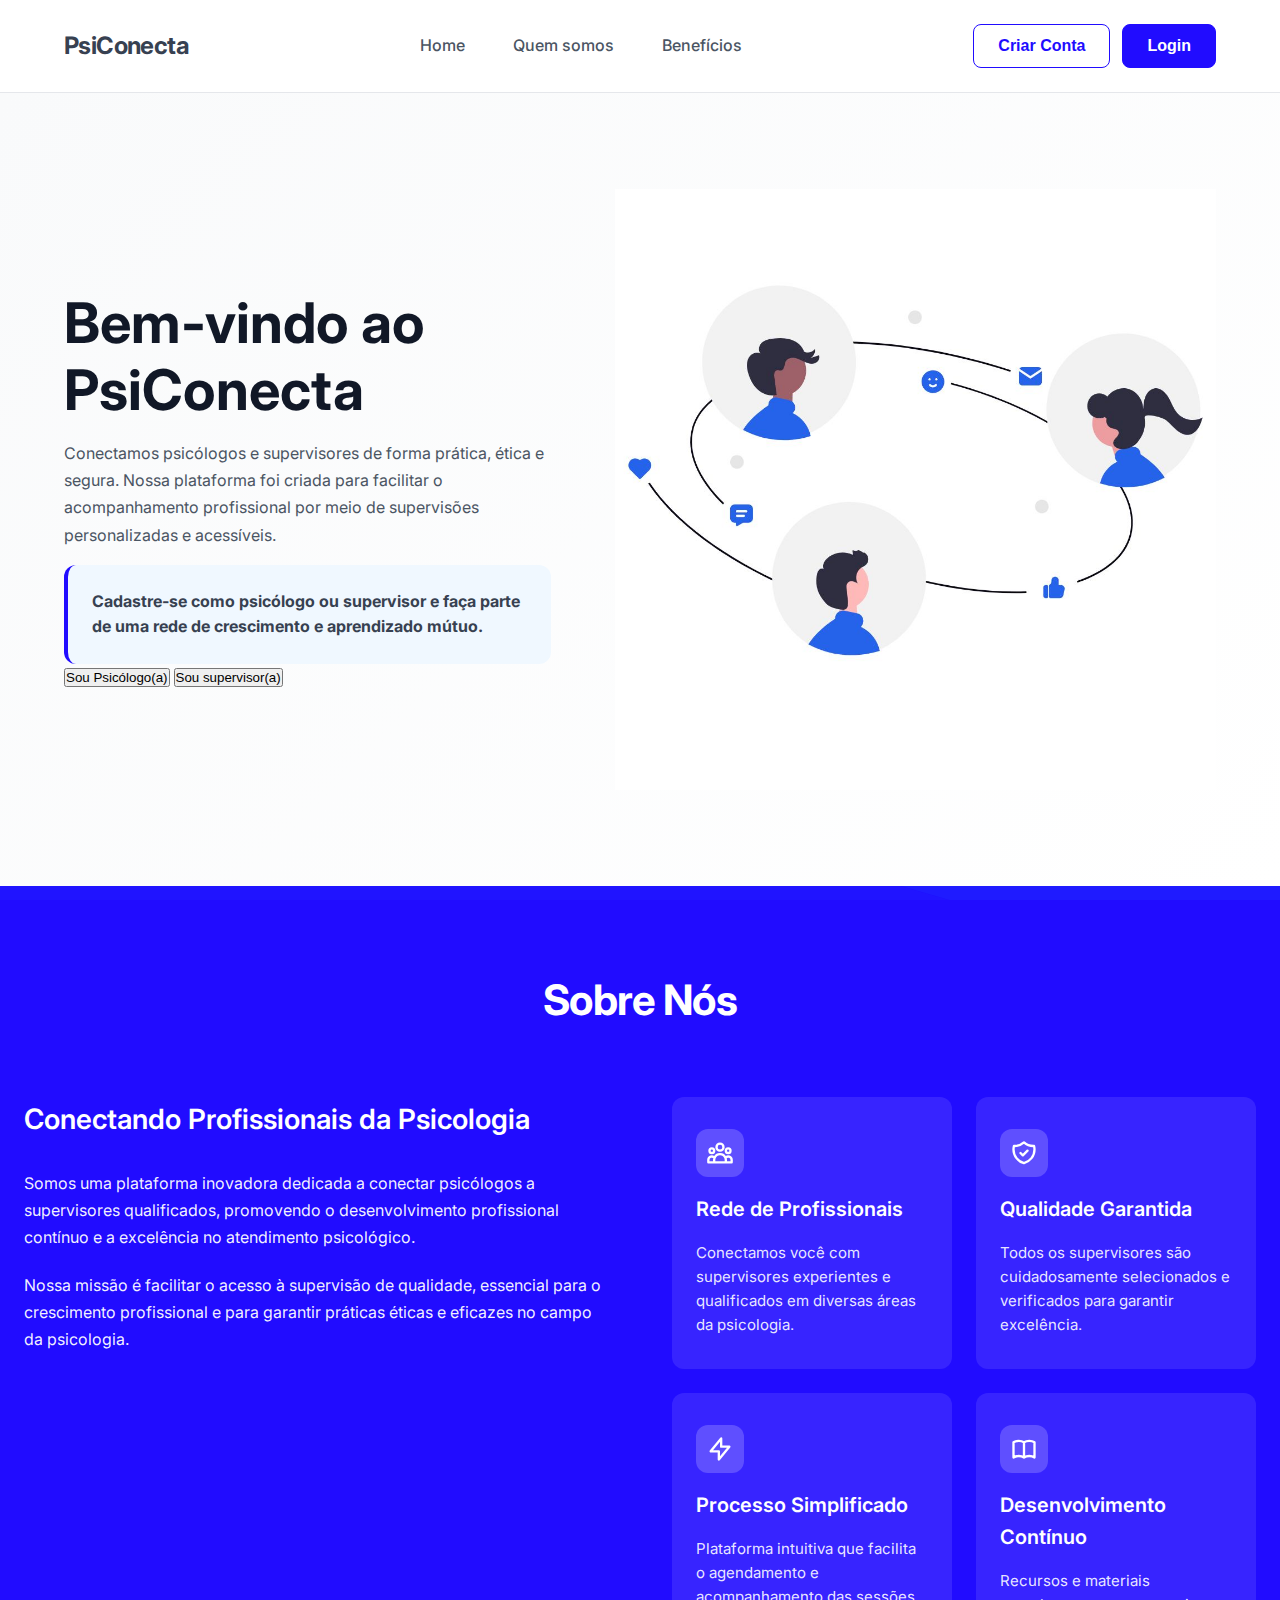
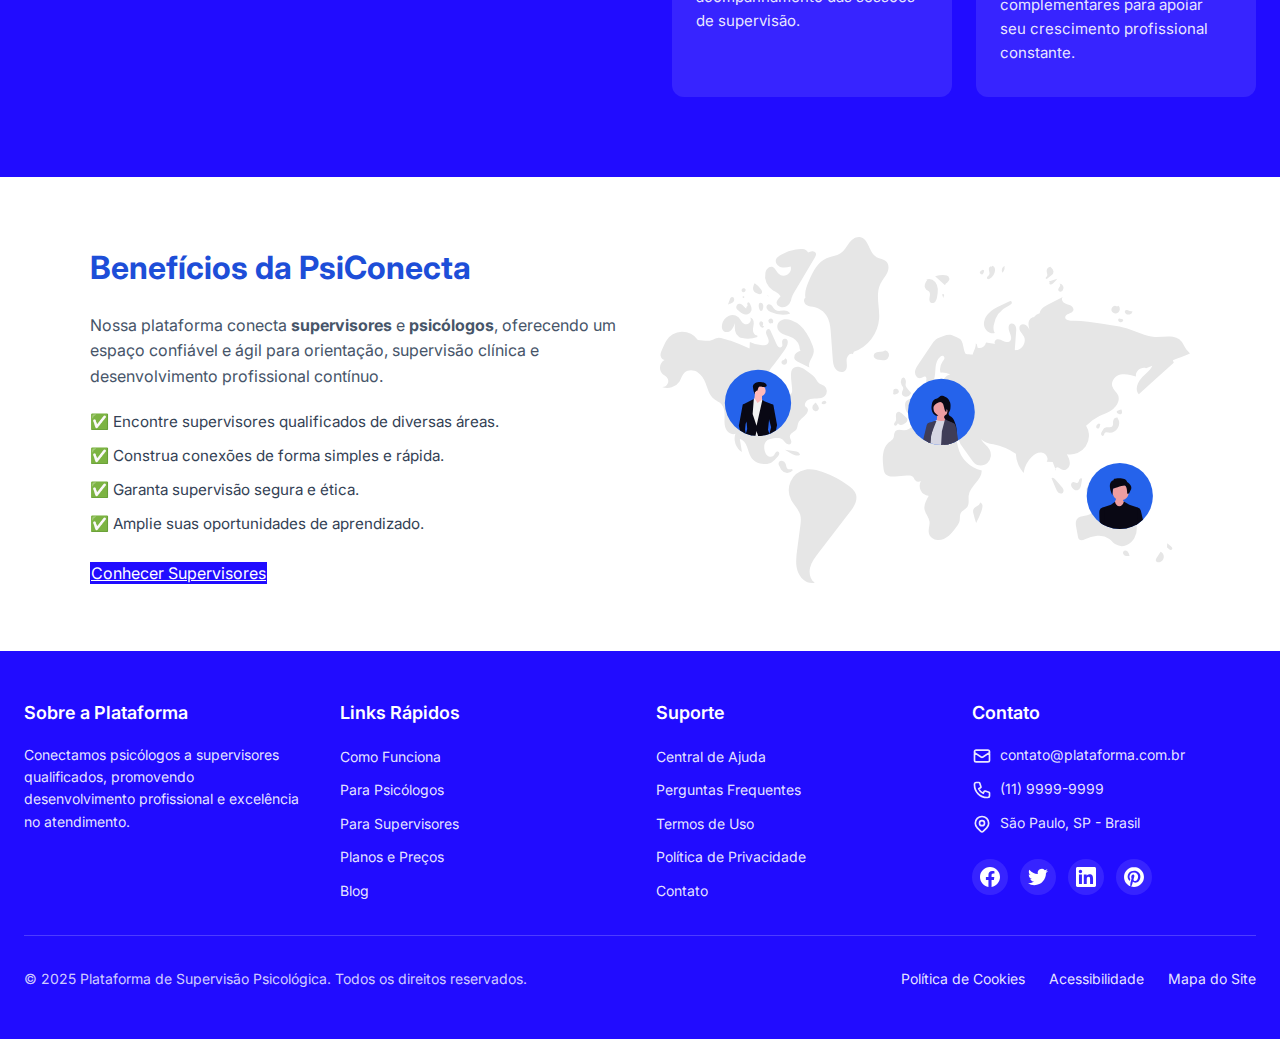
<file: index.html>
<!DOCTYPE html>
<html lang="pt-BR">
<head>
  <meta charset="UTF-8">
  <meta name="viewport" content="width=device-width, initial-scale=1.0">
  <title>ConectaPsi - Conectando Psicólogos e Supervisores</title>
  <link rel="stylesheet" href="./css/index.css">
  <link rel="preconnect" href="https://fonts.googleapis.com">
  <link rel="preconnect" href="https://fonts.gstatic.com" crossorigin>
  <link href="https://fonts.googleapis.com/css2?family=Inter:wght@300;400;500;600;700&display=swap" rel="stylesheet">
</head>
<body>
  <header class="header">
    <div class="header-container">
      <div class="logo">
        <h1>
          <span class="psi">Psi</span><span class="conecta">Conecta</span>
        </h1>
      </div>
      
      <nav class="navigation" role="navigation">
        <ul class="nav-list">
          <li><a href="#home" class="nav-link">Home</a></li>
          <li><a href="#quem-somos" class="nav-link">Quem somos</a></li>
          <li><a href="#contato" class="nav-link">Benefícios</a></li>
        </ul>
      </nav>
      
      <div class="header-actions">
        <button onclick="window.location.href='cadastro.html'" class="btn btn-outline" aria-label="Criar nova conta">
          Criar Conta
        </button>
        <button onclick="window.location.href='login.html'" class="btn btn-primary" aria-label="Fazer login">
          Login
        </button>
      </div>
    </div>
  </header>

  <main class="main-content">
    <!-- Seção Hero -->
    <section class="hero-section">
      <div class="container">
        <div class="hero-content">
          <div class="hero-text">
            <h1 class="hero-title">
              Bem-vindo ao <span class="psi">Psi</span><span class="conecta">Conecta</span>
            </h1>
            <p class="hero-description">
              Conectamos psicólogos e supervisores de forma prática, ética e segura. 
              Nossa plataforma foi criada para facilitar o acompanhamento profissional 
              por meio de supervisões personalizadas e acessíveis.
            </p>
            <p class="hero-cta">
              <strong>Cadastre-se como psicólogo ou supervisor e faça parte de uma rede de crescimento e aprendizado mútuo.</strong>
            </p>
            <div class="hero-btn-main">
              <button>Sou Psicólogo(a)</button>
              <button>Sou supervisor(a)</button>
            </div>
          </div>
          
          <div class="hero-image">
            <img src="./imgs/Design sem nome.jpg" 
                 alt="Consultório médico minimalista com espaço de consulta elegante" 
                 class="hero-img">
          </div>
        </div>
      </div>
    </section>

 <!-- Seção Sobre Nós -->
    <section class="about-section">
        <div class="about-container">
            <div class="about-content">
                <h2 class="about-title">Sobre Nós</h2>
                <div class="about-grid">
                    <div class="about-text">
                        <h3 class="about-subtitle">Conectando Profissionais da Psicologia</h3>
                        <p class="about-paragraph">
                            Somos uma plataforma inovadora dedicada a conectar psicólogos a supervisores qualificados, 
                            promovendo o desenvolvimento profissional contínuo e a excelência no atendimento psicológico.
                        </p>
                        <p class="about-paragraph">
                            Nossa missão é facilitar o acesso à supervisão de qualidade, essencial para o crescimento 
                            profissional e para garantir práticas éticas e eficazes no campo da psicologia.
                        </p>
                    </div>
                    
                    <div class="about-features">
                        <div class="feature-card">
                            <div class="feature-icon">
                                <svg fill="none" stroke="currentColor" viewBox="0 0 24 24">
                                    <path stroke-linecap="round" stroke-linejoin="round" stroke-width="2" d="M17 20h5v-2a3 3 0 00-5.356-1.857M17 20H7m10 0v-2c0-.656-.126-1.283-.356-1.857M7 20H2v-2a3 3 0 015.356-1.857M7 20v-2c0-.656.126-1.283.356-1.857m0 0a5.002 5.002 0 019.288 0M15 7a3 3 0 11-6 0 3 3 0 016 0zm6 3a2 2 0 11-4 0 2 2 0 014 0zM7 10a2 2 0 11-4 0 2 2 0 014 0z"/>
                                </svg>
                            </div>
                            <h4 class="feature-title">Rede de Profissionais</h4>
                            <p class="feature-description">
                                Conectamos você com supervisores experientes e qualificados em diversas áreas da psicologia.
                            </p>
                        </div>

                        <div class="feature-card">
                            <div class="feature-icon">
                                <svg fill="none" stroke="currentColor" viewBox="0 0 24 24">
                                    <path stroke-linecap="round" stroke-linejoin="round" stroke-width="2" d="M9 12l2 2 4-4m5.618-4.016A11.955 11.955 0 0112 2.944a11.955 11.955 0 01-8.618 3.04A12.02 12.02 0 003 9c0 5.591 3.824 10.29 9 11.622 5.176-1.332 9-6.03 9-11.622 0-1.042-.133-2.052-.382-3.016z"/>
                                </svg>
                            </div>
                            <h4 class="feature-title">Qualidade Garantida</h4>
                            <p class="feature-description">
                                Todos os supervisores são cuidadosamente selecionados e verificados para garantir excelência.
                            </p>
                        </div>

                        <div class="feature-card">
                            <div class="feature-icon">
                                <svg fill="none" stroke="currentColor" viewBox="0 0 24 24">
                                    <path stroke-linecap="round" stroke-linejoin="round" stroke-width="2" d="M13 10V3L4 14h7v7l9-11h-7z"/>
                                </svg>
                            </div>
                            <h4 class="feature-title">Processo Simplificado</h4>
                            <p class="feature-description">
                                Plataforma intuitiva que facilita o agendamento e acompanhamento das sessões de supervisão.
                            </p>
                        </div>

                        <div class="feature-card">
                            <div class="feature-icon">
                                <svg fill="none" stroke="currentColor" viewBox="0 0 24 24">
                                    <path stroke-linecap="round" stroke-linejoin="round" stroke-width="2" d="M12 6.253v13m0-13C10.832 5.477 9.246 5 7.5 5S4.168 5.477 3 6.253v13C4.168 18.477 5.754 18 7.5 18s3.332.477 4.5 1.253m0-13C13.168 5.477 14.754 5 16.5 5c1.747 0 3.332.477 4.5 1.253v13C19.832 18.477 18.247 18 16.5 18c-1.746 0-3.332.477-4.5 1.253"/>
                                </svg>
                            </div>
                            <h4 class="feature-title">Desenvolvimento Contínuo</h4>
                            <p class="feature-description">
                                Recursos e materiais complementares para apoiar seu crescimento profissional constante.
                            </p>
                        </div>
                    </div>
                </div>
            </div>
        </div>
    </section>



  <section class="benefits-section">
    <div class="benefits-container">
      
      <!-- Texto -->
      <div class="benefits-text">
        <h2>Benefícios da PsiConecta</h2>
        <p>
          Nossa plataforma conecta <strong>supervisores</strong> e <strong>psicólogos</strong>, 
          oferecendo um espaço confiável e ágil para orientação, supervisão clínica 
          e desenvolvimento profissional contínuo.
        </p>

        <ul class="benefits-list">
          <li>✅ Encontre supervisores qualificados de diversas áreas.</li>
          <li>✅ Construa conexões de forma simples e rápida.</li>
          <li>✅ Garanta supervisão segura e ética.</li>
          <li>✅ Amplie suas oportunidades de aprendizado.</li>
        </ul>

        <a href="#supervisores" class="btn-primary">Conhecer Supervisores</a>
      </div>

      <!-- Imagem -->
      <div class="benefits-image">
        <img src="./imgs/undraw_global-team_8jok (1).svg" alt="Conexão entre psicólogos e supervisores">
      </div>

    </div>
  </section>
  <!-- Footer -->
    <footer class="footer">
        <div class="footer-container">
            <div class="footer-grid">
                
                <!-- Sobre -->
                <div class="footer-column">
                    <h3 class="footer-heading">Sobre a Plataforma</h3>
                    <p class="footer-text">
                        Conectamos psicólogos a supervisores qualificados, promovendo desenvolvimento profissional e excelência no atendimento.
                    </p>
                </div>

                <!-- Links Rápidos -->
                <div class="footer-column">
                    <h3 class="footer-heading">Links Rápidos</h3>
                    <ul class="footer-links">
                        <li><a href="#" class="footer-link">Como Funciona</a></li>
                        <li><a href="#" class="footer-link">Para Psicólogos</a></li>
                        <li><a href="#" class="footer-link">Para Supervisores</a></li>
                        <li><a href="#" class="footer-link">Planos e Preços</a></li>
                        <li><a href="#" class="footer-link">Blog</a></li>
                    </ul>
                </div>

                <!-- Suporte -->
                <div class="footer-column">
                    <h3 class="footer-heading">Suporte</h3>
                    <ul class="footer-links">
                        <li><a href="#" class="footer-link">Central de Ajuda</a></li>
                        <li><a href="#" class="footer-link">Perguntas Frequentes</a></li>
                        <li><a href="#" class="footer-link">Termos de Uso</a></li>
                        <li><a href="#" class="footer-link">Política de Privacidade</a></li>
                        <li><a href="#" class="footer-link">Contato</a></li>
                    </ul>
                </div>

                <!-- Contato -->
                <div class="footer-column">
                    <h3 class="footer-heading">Contato</h3>
                    <ul class="footer-contact">
                        <li class="footer-contact-item">
                            <svg class="footer-icon" fill="none" stroke="currentColor" viewBox="0 0 24 24">
                                <path stroke-linecap="round" stroke-linejoin="round" stroke-width="2" d="M3 8l7.89 5.26a2 2 0 002.22 0L21 8M5 19h14a2 2 0 002-2V7a2 2 0 00-2-2H5a2 2 0 00-2 2v10a2 2 0 002 2z"/>
                            </svg>
                            <span>contato@plataforma.com.br</span>
                        </li>
                        <li class="footer-contact-item">
                            <svg class="footer-icon" fill="none" stroke="currentColor" viewBox="0 0 24 24">
                                <path stroke-linecap="round" stroke-linejoin="round" stroke-width="2" d="M3 5a2 2 0 012-2h3.28a1 1 0 01.948.684l1.498 4.493a1 1 0 01-.502 1.21l-2.257 1.13a11.042 11.042 0 005.516 5.516l1.13-2.257a1 1 0 011.21-.502l4.493 1.498a1 1 0 01.684.949V19a2 2 0 01-2 2h-1C9.716 21 3 14.284 3 6V5z"/>
                            </svg>
                            <span>(11) 9999-9999</span>
                        </li>
                        <li class="footer-contact-item">
                            <svg class="footer-icon" fill="none" stroke="currentColor" viewBox="0 0 24 24">
                                <path stroke-linecap="round" stroke-linejoin="round" stroke-width="2" d="M17.657 16.657L13.414 20.9a1.998 1.998 0 01-2.827 0l-4.244-4.243a8 8 0 1111.314 0z"/>
                                <path stroke-linecap="round" stroke-linejoin="round" stroke-width="2" d="M15 11a3 3 0 11-6 0 3 3 0 016 0z"/>
                            </svg>
                            <span>São Paulo, SP - Brasil</span>
                        </li>
                    </ul>

                    <!-- Redes Sociais -->
                    <div class="social-links">
                        <a href="#" class="social-link" aria-label="Facebook">
                            <svg fill="currentColor" viewBox="0 0 24 24">
                                <path d="M24 12.073c0-6.627-5.373-12-12-12s-12 5.373-12 12c0 5.99 4.388 10.954 10.125 11.854v-8.385H7.078v-3.47h3.047V9.43c0-3.007 1.792-4.669 4.533-4.669 1.312 0 2.686.235 2.686.235v2.953H15.83c-1.491 0-1.956.925-1.956 1.874v2.25h3.328l-.532 3.47h-2.796v8.385C19.612 23.027 24 18.062 24 12.073z"/>
                            </svg>
                        </a>
                        <a href="#" class="social-link" aria-label="Twitter">
                            <svg fill="currentColor" viewBox="0 0 24 24">
                                <path d="M23.953 4.57a10 10 0 01-2.825.775 4.958 4.958 0 002.163-2.723c-.951.555-2.005.959-3.127 1.184a4.92 4.92 0 00-8.384 4.482C7.69 8.095 4.067 6.13 1.64 3.162a4.822 4.822 0 00-.666 2.475c0 1.71.87 3.213 2.188 4.096a4.904 4.904 0 01-2.228-.616v.06a4.923 4.923 0 003.946 4.827 4.996 4.996 0 01-2.212.085 4.936 4.936 0 004.604 3.417 9.867 9.867 0 01-6.102 2.105c-.39 0-.779-.023-1.17-.067a13.995 13.995 0 007.557 2.209c9.053 0 13.998-7.496 13.998-13.985 0-.21 0-.42-.015-.63A9.935 9.935 0 0024 4.59z"/>
                            </svg>
                        </a>
                        <a href="#" class="social-link" aria-label="LinkedIn">
                            <svg fill="currentColor" viewBox="0 0 24 24">
                                <path d="M20.447 20.452h-3.554v-5.569c0-1.328-.027-3.037-1.852-3.037-1.853 0-2.136 1.445-2.136 2.939v5.667H9.351V9h3.414v1.561h.046c.477-.9 1.637-1.85 3.37-1.85 3.601 0 4.267 2.37 4.267 5.455v6.286zM5.337 7.433c-1.144 0-2.063-.926-2.063-2.065 0-1.138.92-2.063 2.063-2.063 1.14 0 2.064.925 2.064 2.063 0 1.139-.925 2.065-2.064 2.065zm1.782 13.019H3.555V9h3.564v11.452zM22.225 0H1.771C.792 0 0 .774 0 1.729v20.542C0 23.227.792 24 1.771 24h20.451C23.2 24 24 23.227 24 22.271V1.729C24 .774 23.2 0 22.222 0h.003z"/>
                            </svg>
                        </a>
                        <a href="#" class="social-link" aria-label="Pinterest">
                            <svg fill="currentColor" viewBox="0 0 24 24">
                                <path d="M12.017 0C5.396 0 .029 5.367.029 11.987c0 5.079 3.158 9.417 7.618 11.162-.105-.949-.199-2.403.041-3.439.219-.937 1.406-5.957 1.406-5.957s-.359-.72-.359-1.781c0-1.663.967-2.911 2.168-2.911 1.024 0 1.518.769 1.518 1.688 0 1.029-.653 2.567-.992 3.992-.285 1.193.6 2.165 1.775 2.165 2.128 0 3.768-2.245 3.768-5.487 0-2.861-2.063-4.869-5.008-4.869-3.41 0-5.409 2.562-5.409 5.199 0 1.033.394 2.143.889 2.741.099.12.112.225.085.345-.09.375-.293 1.199-.334 1.363-.053.225-.172.271-.401.165-1.495-.69-2.433-2.878-2.433-4.646 0-3.776 2.748-7.252 7.92-7.252 4.158 0 7.392 2.967 7.392 6.923 0 4.135-2.607 7.462-6.233 7.462-1.214 0-2.354-.629-2.758-1.379l-.749 2.848c-.269 1.045-1.004 2.352-1.498 3.146 1.123.345 2.306.535 3.55.535 6.607 0 11.985-5.365 11.985-11.987C23.97 5.39 18.592.026 11.985.026L12.017 0z"/>
                            </svg>
                        </a>
                    </div>
                </div>

            </div>

            <!-- Linha divisória e Copyright -->
            <div class="footer-bottom">
                <div class="footer-bottom-content">
                    <p class="footer-copyright">© 2025 Plataforma de Supervisão Psicológica. Todos os direitos reservados.</p>
                    <div class="footer-bottom-links">
                        <a href="#" class="footer-link">Política de Cookies</a>
                        <a href="#" class="footer-link">Acessibilidade</a>
                        <a href="#" class="footer-link">Mapa do Site</a>
                    </div>
                </div>
            </div>
        </div>
    </footer>















  <script>
    function irParaCadastro() {
      const tipo = document.getElementById('tipoUsuario')?.value;
      window.location.href = tipo === 'supervisor' ? 'dashboard-supervisor.html' : 'dashboard-psicologo.html';
    }
    
    function irParaLogin() {
      irParaCadastro(); // mesma lógica simulada
    }

    // Smooth scroll para links internos
    document.querySelectorAll('a[href^="#"]').forEach(anchor => {
      anchor.addEventListener('click', function (e) {
        e.preventDefault();
        const target = document.querySelector(this.getAttribute('href'));
        if (target) {
          target.scrollIntoView({
            behavior: 'smooth',
            block: 'start'
          });
        }
      });
    });
  </script>
</body>
</html>
</file>
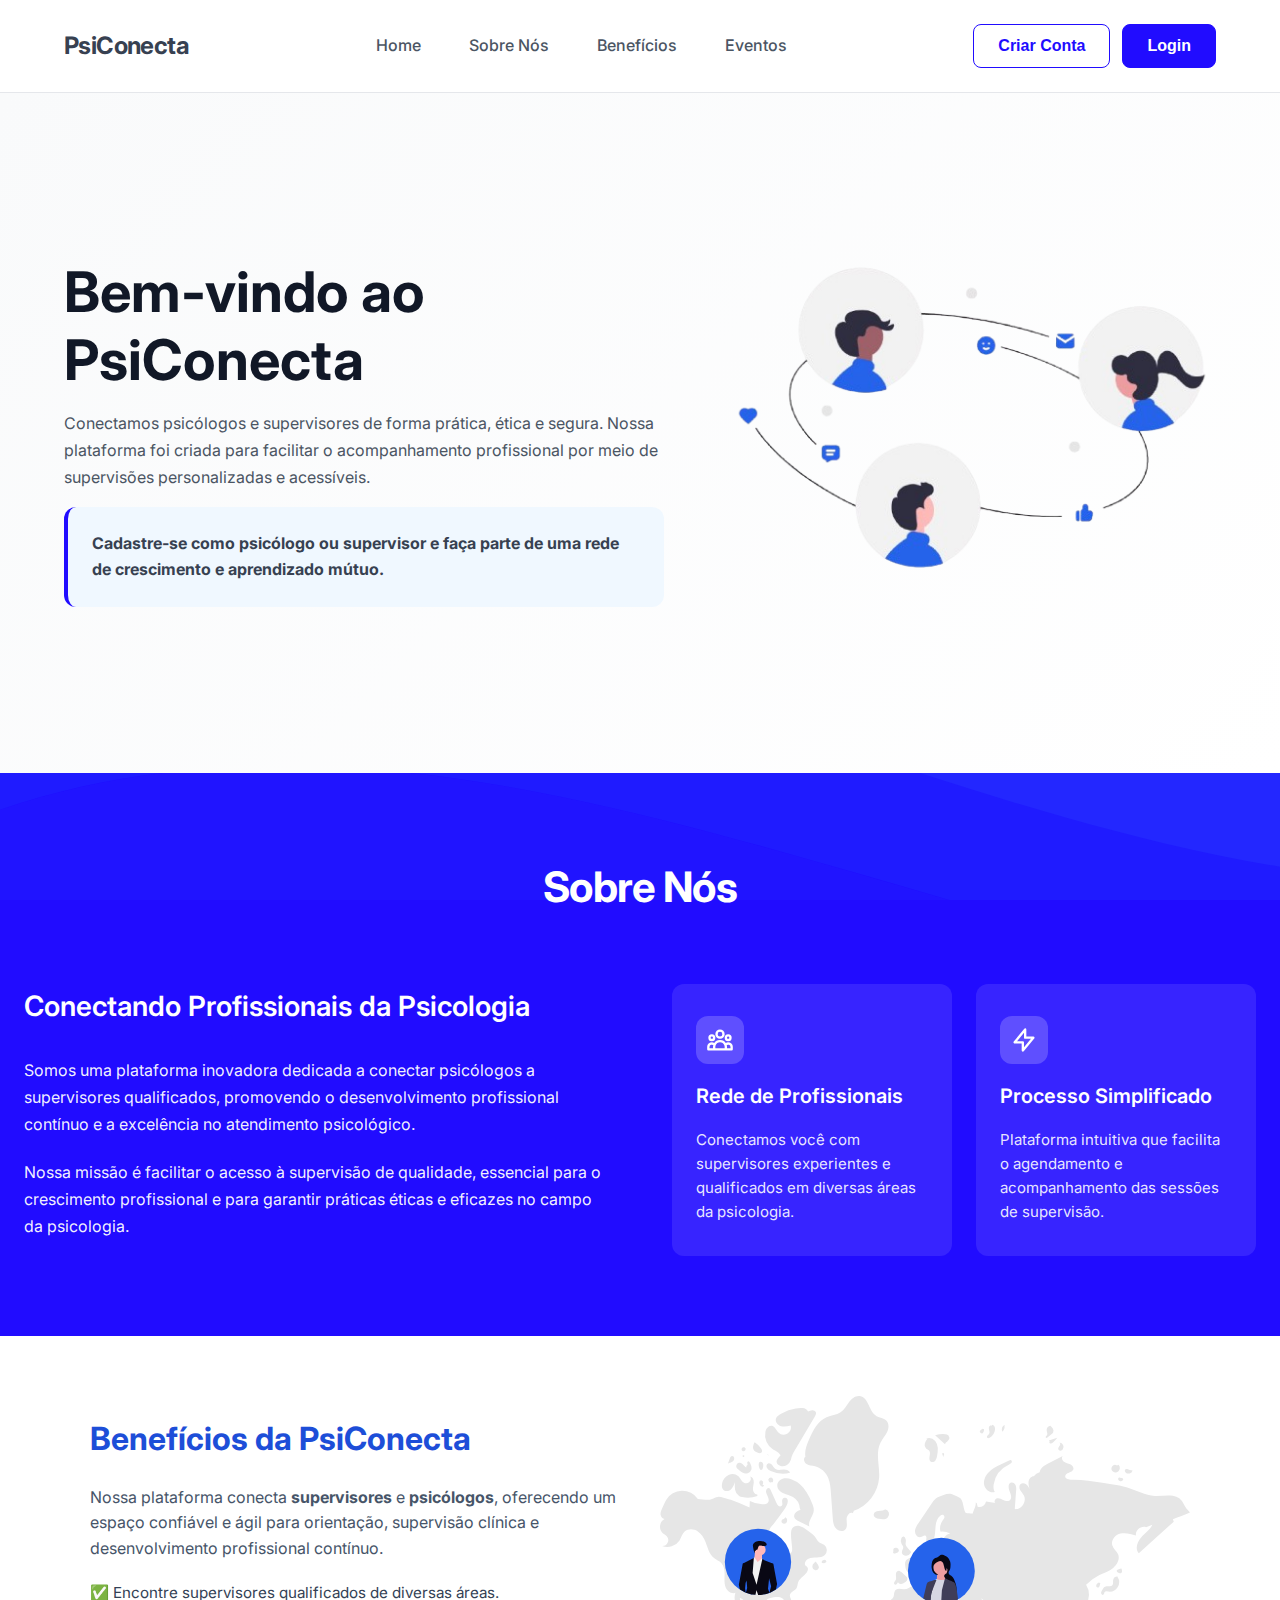
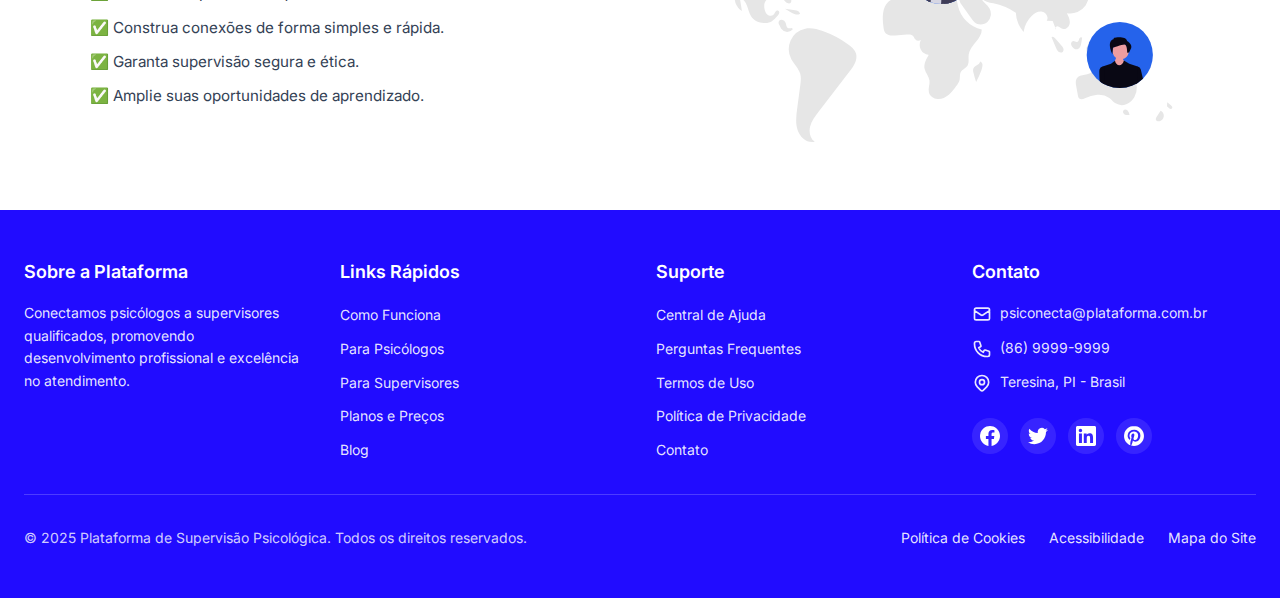
<file: public/index.html>
<!DOCTYPE html>
<html lang="pt-BR">
<head>
  <meta charset="UTF-8">
  <meta name="viewport" content="width=device-width, initial-scale=1.0">
  <title>ConectaPsi - Conectando Psicólogos e Supervisores</title>
  <link rel="stylesheet" href="styles/index.css">
  <link rel="preconnect" href="https://fonts.googleapis.com">
  <link rel="preconnect" href="https://fonts.gstatic.com" crossorigin>
  <link href="https://fonts.googleapis.com/css2?family=Inter:wght@300;400;500;600;700&display=swap" rel="stylesheet">
</head>
<body>
  <header class="header">
    <div class="header-container">
      <div class="logo">
        <h1>
          <span class="psi">Psi</span><span class="conecta">Conecta</span>
        </h1>
      </div>
      
      <nav class="navigation" role="navigation">
        <ul class="nav-list">
          <li><a href="#home" class="nav-link">Home</a></li>
          <li><a href="#sobre-nos" class="nav-link">Sobre Nós</a></li>
          <li><a href="#beneficios" class="nav-link">Benefícios</a></li>
          <li><a href="evento.html" class="nav-link">Eventos</a></li>
        </ul>
      </nav>
      
      <div class="header-actions">
        <button onclick="window.location.href='cadastro.html'" class="btn btn-outline" aria-label="Criar nova conta">
          Criar Conta
        </button>
        <button onclick="window.location.href='login.html'" class="btn btn-primary" aria-label="Fazer login">
          Login
        </button>
      </div>
    </div>
  </header>

  <main class="main-content" id="home">
    
    <section class="hero-section">
      <div class="container">
        <div class="hero-content">
          <div class="hero-text">
            <h1 class="hero-title">
              Bem-vindo ao <span class="psi">Psi</span><span class="conecta">Conecta</span>
            </h1>
            <p class="hero-description">
              Conectamos psicólogos e supervisores de forma prática, ética e segura. 
              Nossa plataforma foi criada para facilitar o acompanhamento profissional 
              por meio de supervisões personalizadas e acessíveis.
            </p>
            <p class="hero-cta">
              <strong>Cadastre-se como psicólogo ou supervisor e faça parte de uma rede de crescimento e aprendizado mútuo.</strong>
            </p>
          </div>
          
          <div class="hero-image">
            <img src="assets/img/img-home.png" 
                 alt="Consultório médico minimalista com espaço de consulta elegante" 
                 class="hero-img">
          </div>
        </div>
      </div>
    </section>

 <!-- Seção Sobre Nós -->
    <section class="about-section" id="sobre-nos">
        <div class="about-container">
            <div class="about-content">
                <h2 class="about-title">Sobre Nós</h2>
                <div class="about-grid">
                    <div class="about-text">
                        <h3 class="about-subtitle">Conectando Profissionais da Psicologia</h3>
                        <p class="about-paragraph">
                            Somos uma plataforma inovadora dedicada a conectar psicólogos a supervisores qualificados, 
                            promovendo o desenvolvimento profissional contínuo e a excelência no atendimento psicológico.
                        </p>
                        <p class="about-paragraph">
                            Nossa missão é facilitar o acesso à supervisão de qualidade, essencial para o crescimento 
                            profissional e para garantir práticas éticas e eficazes no campo da psicologia.
                        </p>
                    </div>
                    
                    <div class="about-features">
                        <div class="feature-card">
                            <div class="feature-icon">
                                <svg fill="none" stroke="currentColor" viewBox="0 0 24 24">
                                    <path stroke-linecap="round" stroke-linejoin="round" stroke-width="2" d="M17 20h5v-2a3 3 0 00-5.356-1.857M17 20H7m10 0v-2c0-.656-.126-1.283-.356-1.857M7 20H2v-2a3 3 0 015.356-1.857M7 20v-2c0-.656.126-1.283.356-1.857m0 0a5.002 5.002 0 019.288 0M15 7a3 3 0 11-6 0 3 3 0 016 0zm6 3a2 2 0 11-4 0 2 2 0 014 0zM7 10a2 2 0 11-4 0 2 2 0 014 0z"/>
                                </svg>
                            </div>
                            <h4 class="feature-title">Rede de Profissionais</h4>
                            <p class="feature-description">
                                Conectamos você com supervisores experientes e qualificados em diversas áreas da psicologia.
                            </p>
                        </div>

                        <div class="feature-card">
                            <div class="feature-icon">
                                <svg fill="none" stroke="currentColor" viewBox="0 0 24 24">
                                    <path stroke-linecap="round" stroke-linejoin="round" stroke-width="2" d="M13 10V3L4 14h7v7l9-11h-7z"/>
                                </svg>
                            </div>
                            <h4 class="feature-title">Processo Simplificado</h4>
                            <p class="feature-description">
                                Plataforma intuitiva que facilita o agendamento e acompanhamento das sessões de supervisão.
                            </p>
                        </div>

                    </div>
                </div>
            </div>
        </div>
    </section>



  <section class="benefits-section" id="beneficios">
    <div class="benefits-container">
      

      <div class="benefits-text">
        <h2>Benefícios da PsiConecta</h2>
        <p>
          Nossa plataforma conecta <strong>supervisores</strong> e <strong>psicólogos</strong>, 
          oferecendo um espaço confiável e ágil para orientação, supervisão clínica 
          e desenvolvimento profissional contínuo.
        </p>

        <ul class="benefits-list">
          <li>✅ Encontre supervisores qualificados de diversas áreas.</li>
          <li>✅ Construa conexões de forma simples e rápida.</li>
          <li>✅ Garanta supervisão segura e ética.</li>
          <li>✅ Amplie suas oportunidades de aprendizado.</li>
        </ul>

      </div>


      <div class="benefits-image">
        <img src="assets/img/img-beneficios.svg" alt="Conexão entre psicólogos e supervisores">
      </div>

    </div>
  </section>

    <footer class="footer">
        <div class="footer-container">
            <div class="footer-grid">
                

                <div class="footer-column">
                    <h3 class="footer-heading">Sobre a Plataforma</h3>
                    <p class="footer-text">
                        Conectamos psicólogos a supervisores qualificados, promovendo desenvolvimento profissional e excelência no atendimento.
                    </p>
                </div>

                <div class="footer-column">
                    <h3 class="footer-heading">Links Rápidos</h3>
                    <ul class="footer-links">
                        <li><a href="#" class="footer-link">Como Funciona</a></li>
                        <li><a href="#" class="footer-link">Para Psicólogos</a></li>
                        <li><a href="#" class="footer-link">Para Supervisores</a></li>
                        <li><a href="#" class="footer-link">Planos e Preços</a></li>
                        <li><a href="#" class="footer-link">Blog</a></li>
                    </ul>
                </div>

                <div class="footer-column">
                    <h3 class="footer-heading">Suporte</h3>
                    <ul class="footer-links">
                        <li><a href="#" class="footer-link">Central de Ajuda</a></li>
                        <li><a href="#" class="footer-link">Perguntas Frequentes</a></li>
                        <li><a href="#" class="footer-link">Termos de Uso</a></li>
                        <li><a href="#" class="footer-link">Política de Privacidade</a></li>
                        <li><a href="#" class="footer-link">Contato</a></li>
                    </ul>
                </div>


                <div class="footer-column">
                    <h3 class="footer-heading">Contato</h3>
                    <ul class="footer-contact">
                        <li class="footer-contact-item">
                            <svg class="footer-icon" fill="none" stroke="currentColor" viewBox="0 0 24 24">
                                <path stroke-linecap="round" stroke-linejoin="round" stroke-width="2" d="M3 8l7.89 5.26a2 2 0 002.22 0L21 8M5 19h14a2 2 0 002-2V7a2 2 0 00-2-2H5a2 2 0 00-2 2v10a2 2 0 002 2z"/>
                            </svg>
                            <span>psiconecta@plataforma.com.br</span>
                        </li>
                        <li class="footer-contact-item">
                            <svg class="footer-icon" fill="none" stroke="currentColor" viewBox="0 0 24 24">
                                <path stroke-linecap="round" stroke-linejoin="round" stroke-width="2" d="M3 5a2 2 0 012-2h3.28a1 1 0 01.948.684l1.498 4.493a1 1 0 01-.502 1.21l-2.257 1.13a11.042 11.042 0 005.516 5.516l1.13-2.257a1 1 0 011.21-.502l4.493 1.498a1 1 0 01.684.949V19a2 2 0 01-2 2h-1C9.716 21 3 14.284 3 6V5z"/>
                            </svg>
                            <span>(86) 9999-9999</span>
                        </li>
                        <li class="footer-contact-item">
                            <svg class="footer-icon" fill="none" stroke="currentColor" viewBox="0 0 24 24">
                                <path stroke-linecap="round" stroke-linejoin="round" stroke-width="2" d="M17.657 16.657L13.414 20.9a1.998 1.998 0 01-2.827 0l-4.244-4.243a8 8 0 1111.314 0z"/>
                                <path stroke-linecap="round" stroke-linejoin="round" stroke-width="2" d="M15 11a3 3 0 11-6 0 3 3 0 016 0z"/>
                            </svg>
                            <span>Teresina, PI - Brasil</span>
                        </li>
                    </ul>

                    <div class="social-links">
                        <a href="#" class="social-link" aria-label="Facebook">
                            <svg fill="currentColor" viewBox="0 0 24 24">
                                <path d="M24 12.073c0-6.627-5.373-12-12-12s-12 5.373-12 12c0 5.99 4.388 10.954 10.125 11.854v-8.385H7.078v-3.47h3.047V9.43c0-3.007 1.792-4.669 4.533-4.669 1.312 0 2.686.235 2.686.235v2.953H15.83c-1.491 0-1.956.925-1.956 1.874v2.25h3.328l-.532 3.47h-2.796v8.385C19.612 23.027 24 18.062 24 12.073z"/>
                            </svg>
                        </a>
                        <a href="#" class="social-link" aria-label="Twitter">
                            <svg fill="currentColor" viewBox="0 0 24 24">
                                <path d="M23.953 4.57a10 10 0 01-2.825.775 4.958 4.958 0 002.163-2.723c-.951.555-2.005.959-3.127 1.184a4.92 4.92 0 00-8.384 4.482C7.69 8.095 4.067 6.13 1.64 3.162a4.822 4.822 0 00-.666 2.475c0 1.71.87 3.213 2.188 4.096a4.904 4.904 0 01-2.228-.616v.06a4.923 4.923 0 003.946 4.827 4.996 4.996 0 01-2.212.085 4.936 4.936 0 004.604 3.417 9.867 9.867 0 01-6.102 2.105c-.39 0-.779-.023-1.17-.067a13.995 13.995 0 007.557 2.209c9.053 0 13.998-7.496 13.998-13.985 0-.21 0-.42-.015-.63A9.935 9.935 0 0024 4.59z"/>
                            </svg>
                        </a>
                        <a href="#" class="social-link" aria-label="LinkedIn">
                            <svg fill="currentColor" viewBox="0 0 24 24">
                                <path d="M20.447 20.452h-3.554v-5.569c0-1.328-.027-3.037-1.852-3.037-1.853 0-2.136 1.445-2.136 2.939v5.667H9.351V9h3.414v1.561h.046c.477-.9 1.637-1.85 3.37-1.85 3.601 0 4.267 2.37 4.267 5.455v6.286zM5.337 7.433c-1.144 0-2.063-.926-2.063-2.065 0-1.138.92-2.063 2.063-2.063 1.14 0 2.064.925 2.064 2.063 0 1.139-.925 2.065-2.064 2.065zm1.782 13.019H3.555V9h3.564v11.452zM22.225 0H1.771C.792 0 0 .774 0 1.729v20.542C0 23.227.792 24 1.771 24h20.451C23.2 24 24 23.227 24 22.271V1.729C24 .774 23.2 0 22.222 0h.003z"/>
                            </svg>
                        </a>
                        <a href="#" class="social-link" aria-label="Pinterest">
                            <svg fill="currentColor" viewBox="0 0 24 24">
                                <path d="M12.017 0C5.396 0 .029 5.367.029 11.987c0 5.079 3.158 9.417 7.618 11.162-.105-.949-.199-2.403.041-3.439.219-.937 1.406-5.957 1.406-5.957s-.359-.72-.359-1.781c0-1.663.967-2.911 2.168-2.911 1.024 0 1.518.769 1.518 1.688 0 1.029-.653 2.567-.992 3.992-.285 1.193.6 2.165 1.775 2.165 2.128 0 3.768-2.245 3.768-5.487 0-2.861-2.063-4.869-5.008-4.869-3.41 0-5.409 2.562-5.409 5.199 0 1.033.394 2.143.889 2.741.099.12.112.225.085.345-.09.375-.293 1.199-.334 1.363-.053.225-.172.271-.401.165-1.495-.69-2.433-2.878-2.433-4.646 0-3.776 2.748-7.252 7.92-7.252 4.158 0 7.392 2.967 7.392 6.923 0 4.135-2.607 7.462-6.233 7.462-1.214 0-2.354-.629-2.758-1.379l-.749 2.848c-.269 1.045-1.004 2.352-1.498 3.146 1.123.345 2.306.535 3.55.535 6.607 0 11.985-5.365 11.985-11.987C23.97 5.39 18.592.026 11.985.026L12.017 0z"/>
                            </svg>
                        </a>
                    </div>
                </div>

            </div>

            <div class="footer-bottom">
                <div class="footer-bottom-content">
                    <p class="footer-copyright">© 2025 Plataforma de Supervisão Psicológica. Todos os direitos reservados.</p>
                    <div class="footer-bottom-links">
                        <a href="#" class="footer-link">Política de Cookies</a>
                        <a href="#" class="footer-link">Acessibilidade</a>
                        <a href="#" class="footer-link">Mapa do Site</a>
                    </div>
                </div>
            </div>
        </div>
    </footer>
  
  
  <script>
    function irParaCadastro() {
      const tipo = document.getElementById('tipoUsuario')?.value;
      window.location.href = tipo === 'supervisor' ? 'dashboard-supervisor.html' : 'dashboard-psicologo.html';
    }
    
    function irParaLogin() {
      irParaCadastro(); 
    }


    document.querySelectorAll('a[href^="#"]').forEach(anchor => {
      anchor.addEventListener('click', function (e) {
        e.preventDefault();
        const target = document.querySelector(this.getAttribute('href'));
        if (target) {
          target.scrollIntoView({
            behavior: 'smooth',
            block: 'start'
          });
        }
      });
    });
  </script>
</body>
</html>
</file>
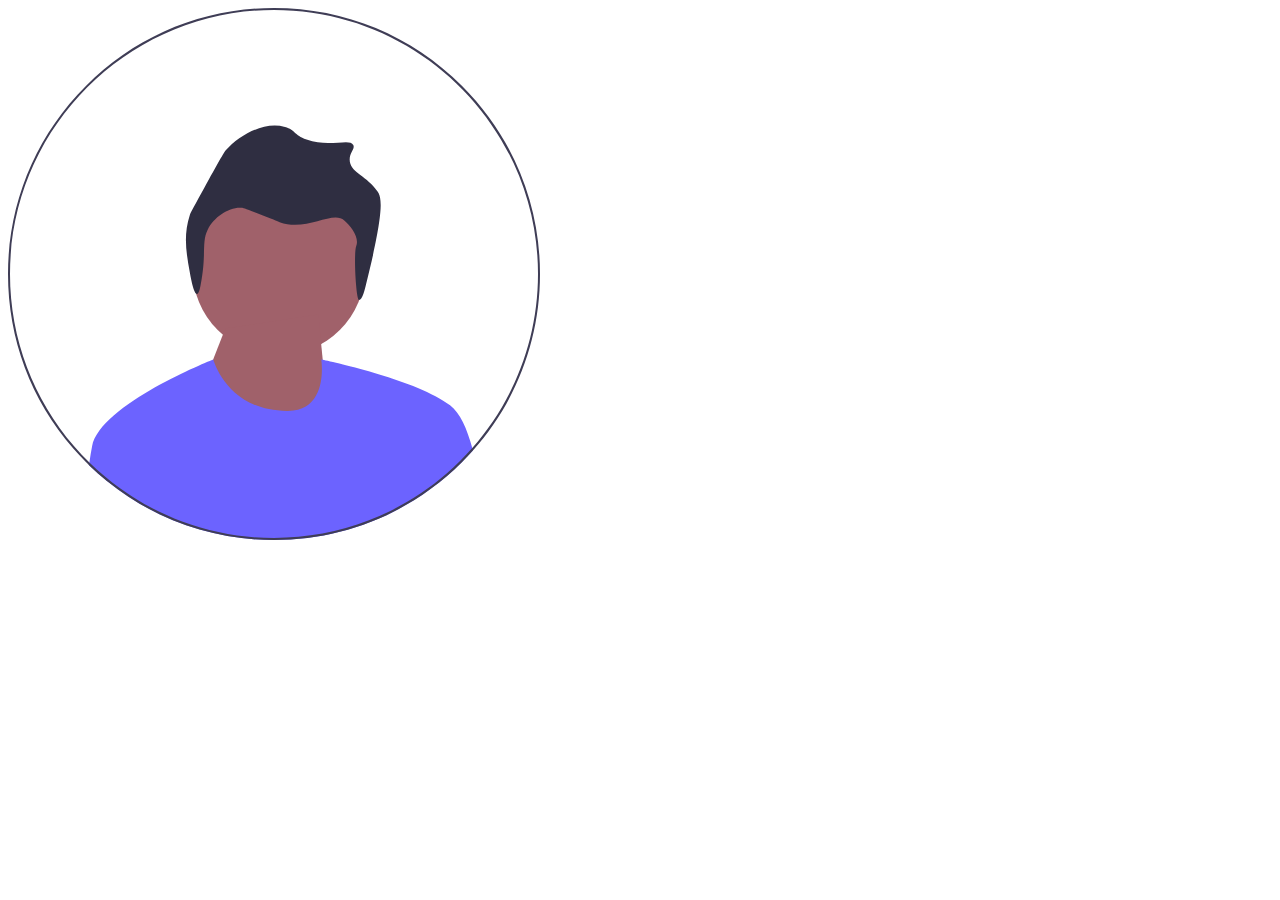
<file: public/src/pages/psicologo/index.html>
<!DOCTYPE html>
<html lang="en">
<head>
    <meta charset="UTF-8">
    <meta name="viewport" content="width=img, initial-scale=1.0">
    <title>Document</title>
</head>
<body>
    <img src="../../../assets/img/perfil-foto.svg" alt="">
</body>
</html>
</file>
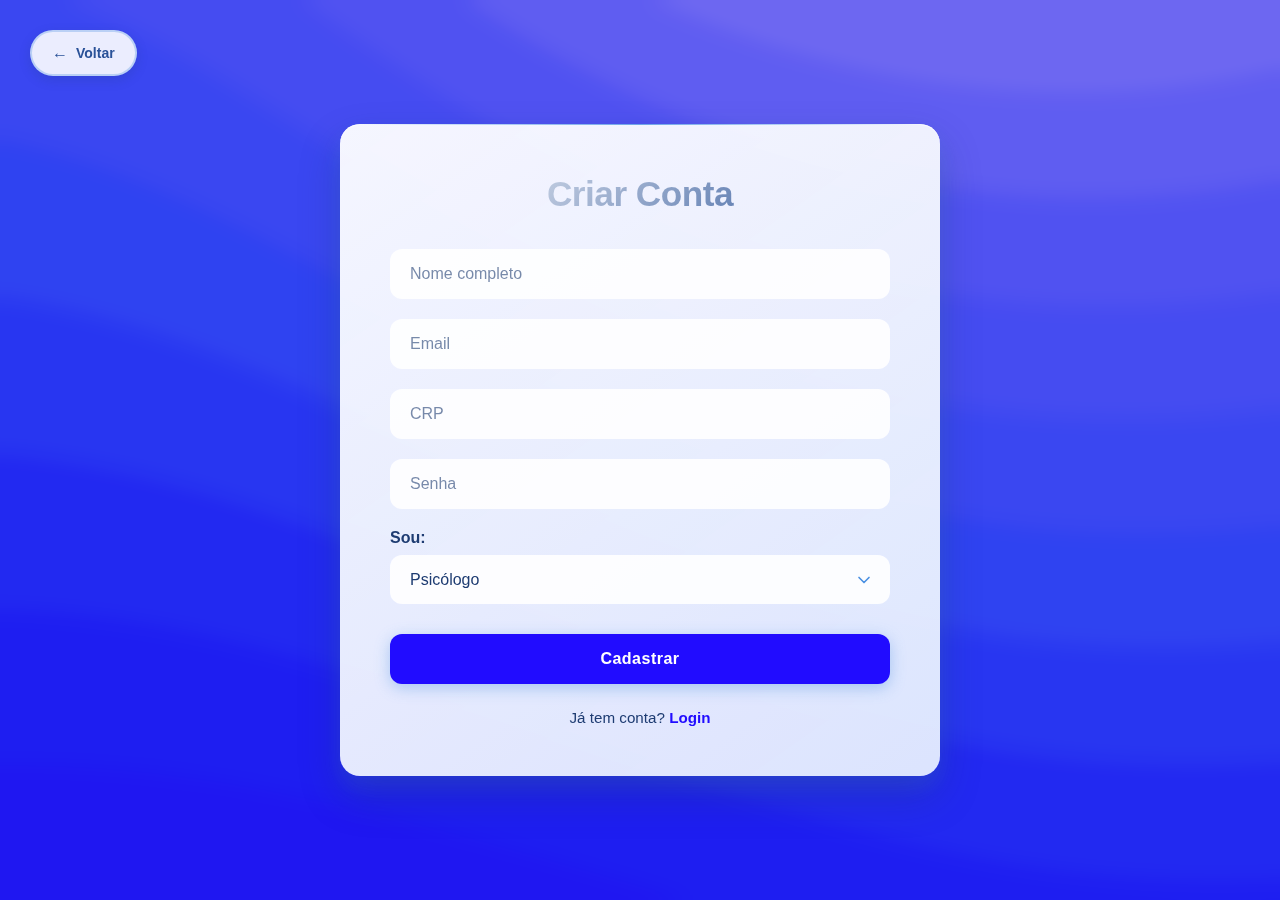
<file: cadastro.html>
<!DOCTYPE html>
<html lang="pt-BR">
<head>
  <meta charset="UTF-8" />
  <meta name="viewport" content="width=device-width, initial-scale=1.0"/>
  <title>Cadastro | PsiConecta</title>
  <style>
    * {
      box-sizing: border-box;
      margin: 0;
      padding: 0;
    }
    body {
            
      background-color: #210CFF;
      background-image: url("data:image/svg+xml,%3Csvg xmlns='http://www.w3.org/2000/svg' width='100%25' height='100%25' viewBox='0 0 1600 800'%3E%3Cg %3E%3Cpath fill='%232014ff' d='M486 705.8c-109.3-21.8-223.4-32.2-335.3-19.4C99.5 692.1 49 703 0 719.8V800h843.8c-115.9-33.2-230.8-68.1-347.6-92.2C492.8 707.1 489.4 706.5 486 705.8z'/%3E%3Cpath fill='%231f1bff' d='M1600 0H0v719.8c49-16.8 99.5-27.8 150.7-33.5c111.9-12.7 226-2.4 335.3 19.4c3.4 0.7 6.8 1.4 10.2 2c116.8 24 231.7 59 347.6 92.2H1600V0z'/%3E%3Cpath fill='%232327ff' d='M478.4 581c3.2 0.8 6.4 1.7 9.5 2.5c196.2 52.5 388.7 133.5 593.5 176.6c174.2 36.6 349.5 29.2 518.6-10.2V0H0v574.9c52.3-17.6 106.5-27.7 161.1-30.9C268.4 537.4 375.7 554.2 478.4 581z'/%3E%3Cpath fill='%232a36ff' d='M0 0v429.4c55.6-18.4 113.5-27.3 171.4-27.7c102.8-0.8 203.2 22.7 299.3 54.5c3 1 5.9 2 8.9 3c183.6 62 365.7 146.1 562.4 192.1c186.7 43.7 376.3 34.4 557.9-12.6V0H0z'/%3E%3Cpath fill='%233244FF' d='M181.8 259.4c98.2 6 191.9 35.2 281.3 72.1c2.8 1.1 5.5 2.3 8.3 3.4c171 71.6 342.7 158.5 531.3 207.7c198.8 51.8 403.4 40.8 597.3-14.8V0H0v283.2C59 263.6 120.6 255.7 181.8 259.4z'/%3E%3Cpath fill='%233e49ff' d='M1600 0H0v136.3c62.3-20.9 127.7-27.5 192.2-19.2c93.6 12.1 180.5 47.7 263.3 89.6c2.6 1.3 5.1 2.6 7.7 3.9c158.4 81.1 319.7 170.9 500.3 223.2c210.5 61 430.8 49 636.6-16.6V0z'/%3E%3Cpath fill='%234a4eff' d='M454.9 86.3C600.7 177 751.6 269.3 924.1 325c208.6 67.4 431.3 60.8 637.9-5.3c12.8-4.1 25.4-8.4 38.1-12.9V0H288.1c56 21.3 108.7 50.6 159.7 82C450.2 83.4 452.5 84.9 454.9 86.3z'/%3E%3Cpath fill='%235655ff' d='M1600 0H498c118.1 85.8 243.5 164.5 386.8 216.2c191.8 69.2 400 74.7 595 21.1c40.8-11.2 81.1-25.2 120.3-41.7V0z'/%3E%3Cpath fill='%236761ff' d='M1397.5 154.8c47.2-10.6 93.6-25.3 138.6-43.8c21.7-8.9 43-18.8 63.9-29.5V0H643.4c62.9 41.7 129.7 78.2 202.1 107.4C1020.4 178.1 1214.2 196.1 1397.5 154.8z'/%3E%3Cpath fill='%23776DFF' d='M1315.3 72.4c75.3-12.6 148.9-37.1 216.8-72.4h-723C966.8 71 1144.7 101 1315.3 72.4z'/%3E%3C/g%3E%3C/svg%3E");
      background-attachment: fixed;
      background-size: cover;
      background-position: center;
      position: relative;
      font-family: 'Segoe UI', Tahoma, Geneva, Verdana, sans-serif;
      min-height: 100vh;
      display: flex;
      justify-content: center;
      align-items: center;
      padding: 20px 0;
    }

    body::before {
      content: "";
      position: absolute;
      top: 0;
      left: 0;
      width: 100%;
      height: 100%;
      background: rgba(30, 60, 114, 0.1);
      backdrop-filter: blur(10px);
      z-index: 0;
      pointer-events: none;
    }

    .back-button {
      position: absolute;
      top: 30px;
      left: 30px;
      z-index: 2;
      background: rgba(255, 255, 255, 0.9);
      border: 2px solid rgba(74, 144, 226, 0.3);
      border-radius: 50px;
      padding: 12px 20px;
      color: #2a5298;
      text-decoration: none;
      font-weight: 600;
      font-size: 14px;
      transition: all 0.3s ease;
      display: flex;
      align-items: center;
      gap: 8px;
      box-shadow: 0 4px 12px rgba(30, 60, 114, 0.2);
    }

    .back-button:hover {
      background: rgba(255, 255, 255, 1);
      border-color: #4a90e2;
      transform: translateY(-2px);
      box-shadow: 0 6px 16px rgba(30, 60, 114, 0.3);
    }

    .back-button::before {
      content: "←";
      font-size: 16px;
      font-weight: bold;
    }

    .form-container {
      position: relative;
      z-index: 1;
      background: linear-gradient(145deg, rgba(255, 255, 255, 0.95), rgba(240, 248, 255, 0.9));
      padding: 50px;
      border-radius: 20px;
      max-width: 600px;
      margin: auto;
      box-shadow: 
        0 20px 40px rgba(30, 60, 114, 0.3),
        0 10px 20px rgba(74, 144, 226, 0.2),
        inset 0 1px 0 rgba(255, 255, 255, 0.8);
      display: flex;
      flex-direction: column;
      justify-content: center;
      min-height: 70vh;
    }

    .form-container h2 {
      font-size: 2.2rem;
      margin-bottom: 35px;
      background: linear-gradient(135deg, #fdfdfd, #2a5298);
      -webkit-background-clip: text;
      -webkit-text-fill-color: transparent;
      background-clip: text;
      text-align: center;
      font-weight: 600;
      letter-spacing: -0.5px;
    }

    .form-container input,
    .form-container select {
      width: 100%;
      padding: 16px 20px;
      margin-bottom: 20px;
      border: none;
      border-radius: 12px;
      font-size: 16px;
      background: rgba(255, 255, 255, 0.9);
      transition: all 0.3s ease;
      color: #1e3c72;
    }

    .form-container input:focus,
    .form-container select:focus {
      outline: none;
      box-shadow: 0 0 0 3px rgba(74, 144, 226, 0.1);
      background: rgba(255, 255, 255, 1);
    }

    .form-container input::placeholder {
      color: rgba(30, 60, 114, 0.6);
    }

    .form-container label {
      display: block;
      margin-bottom: 8px;
      color: #1e3c72;
      font-weight: 600;
      font-size: 16px;
    }

    .form-container select {
      cursor: pointer;
      appearance: none;
      background-image: url("data:image/svg+xml;charset=UTF-8,%3csvg xmlns='http://www.w3.org/2000/svg' viewBox='0 0 24 24' fill='none' stroke='%234a90e2' stroke-width='2' stroke-linecap='round' stroke-linejoin='round'%3e%3cpolyline points='6,9 12,15 18,9'%3e%3c/polyline%3e%3c/svg%3e");
      background-repeat: no-repeat;
      background-position: right 16px center;
      background-size: 20px;
      padding-right: 50px;
    }

    .form-container select option {
      background: white;
      color: #1e3c72;
      padding: 10px;
    }

    .form-container button {
      width: 100%;
      padding: 16px;
      background-color:#210CFF;;
      color: white;
      border: none;
      border-radius: 12px;
      font-size: 16px;
      font-weight: 600;
      cursor: pointer;
      transition: all 0.3s ease;
      box-shadow: 0 4px 15px rgba(74, 144, 226, 0.4);
      letter-spacing: 0.5px;
      margin-top: 10px;
    }

    .form-container button:hover {
      background: linear-gradient(135deg, #1e3c72, #2a5298);
      transform: translateY(-2px);
      box-shadow: 0 6px 20px rgba(74, 144, 226, 0.5);
    }

    .form-container button:active {
      transform: translateY(0);
    }

    .form-container p {
      margin-top: 25px;
      text-align: center;
      font-size: 0.95rem;
      color: #1e3c72;
    }

    .form-container a {
      color: #210CFF;;
      text-decoration: none;
      font-weight: 600;
      transition: color 0.3s ease;
    }

    .form-container a:hover {
      color: #2a5298;
      text-decoration: underline;
    }

    /* Efeito de brilho sutil no container */
    .form-container::before {
      content: '';
      position: absolute;
      top: 0;
      left: 0;
      right: 0;
      height: 1px;
      background: linear-gradient(90deg, transparent, rgba(74, 144, 226, 0.8), transparent);
      border-radius: 20px 20px 0 0;
    }

    @media (max-width: 600px) {
      .back-button {
        top: 20px;
        left: 20px;
        padding: 10px 16px;
        font-size: 13px;
      }
      
      .form-container {
        padding: 30px;
        min-height: auto;
        margin: 20px;
        border-radius: 16px;
      }
      
      .form-container h2 {
        font-size: 1.8rem;
        margin-bottom: 25px;
      }
      
      .form-container input,
      .form-container select {
        padding: 14px 16px;
        font-size: 15px;
      }
      
      .form-container button {
        padding: 14px;
        font-size: 15px;
      }
    }
  </style>
</head>
<body>

  <a href="login.html" class="back-button">Voltar</a>

  <div class="form-container">
    <h2>Criar Conta</h2>
   
<form id="cadastroForm">
  <input type="text" id="nome" placeholder="Nome completo" required />
  <input type="email" id="email" placeholder="Email" required />
  <input type="text" id="crp" placeholder="CRP" required />
  <input type="password" id="senha" placeholder="Senha" required />
  <label for="tipoUsuario">Sou:</label>
  <select id="tipoUsuario">
    <option value="psicologo">Psicólogo</option>
    <option value="supervisor">Supervisor</option>
  </select>
  <button type="submit">Cadastrar</button>
</form>
    <p>Já tem conta? <a href="login.html">Login</a></p>
  </div>


<script>
  const form = document.getElementById('cadastroForm');

form.addEventListener('submit', async function(event) {
  event.preventDefault(); // evita recarregar a página

  const nome = document.getElementById('nome').value;
  const email = document.getElementById('email').value;
  const crp = document.getElementById('crp').value;
  const senha = document.getElementById('senha').value;
  const tipoUsuario = document.getElementById('tipoUsuario').value;

  if (!nome || !email || !crp || !senha) {
    alert('Por favor, preencha todos os campos.');
    return;
  }

  const dados = { nome, email, senha, crp, tipoUsuario };

  try {
    const resposta = await fetch('https://willing-brett-psiconecta-48c1f0c2.koyeb.app/usuarios', {
      method: 'POST',
      headers: { 'Content-Type': 'application/json' },
      body: JSON.stringify(dados)
    });

    if (resposta.ok) {
      alert('Cadastro realizado com sucesso!');
      // Redireciona para o login, após cadastro
      window.location.href = 'login.html';
    } else {
      const erro = await resposta.json();
      alert('Erro no cadastro: ' + (erro.message || 'Verifique os dados.'));
    }
  } catch (e) {
    console.error('Erro na comunicação:', e);
    alert('Erro ao comunicar com o servidor.');
  }
});

</script>

</body>
</html>
</file>
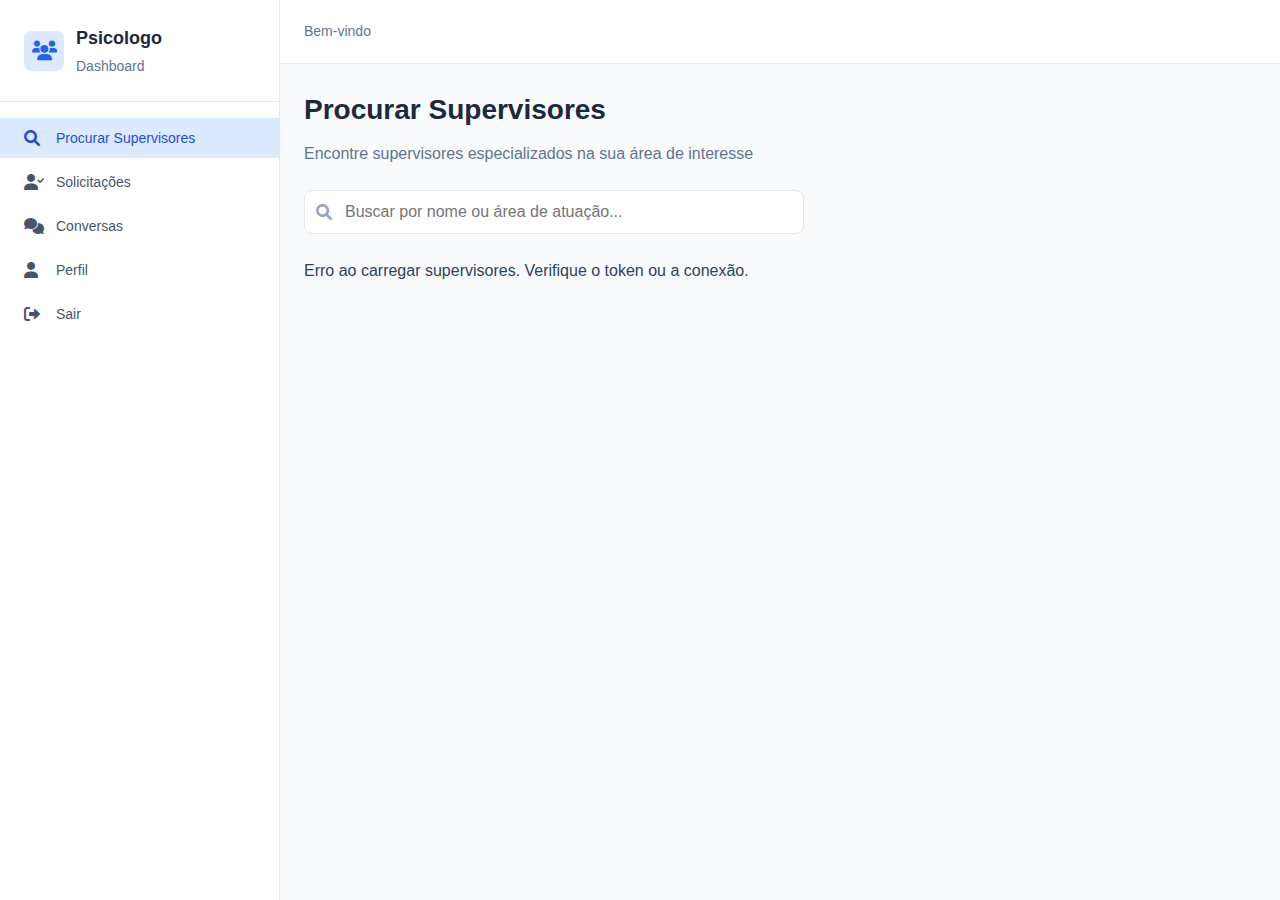
<file: dashboard-psi.html>
<!DOCTYPE html>
<html lang="pt-BR">
<head>
    <meta charset="UTF-8">
    <meta name="viewport" content="width=device-width, initial-scale=1.0">
    <title>PsicoSuper - Dashboard</title>
    <link rel="stylesheet" href="./css/dashboard-psi.css">
    <link href="https://cdnjs.cloudflare.com/ajax/libs/font-awesome/6.0.0/css/all.min.css" rel="stylesheet">
</head>
<body>
    <div class="dashboard">
        <!-- Sidebar -->
        <aside class="sidebar" id="sidebar">
            <div class="sidebar-header">
                <div class="logo">
                    <div class="logo-icon">
                        <i class="fas fa-users"></i>
                    </div>
                    <div class="logo-text">
                        <h2>Psicologo</h2>
                        <p>Dashboard</p>
                    </div>
                </div>
            </div>
            
            <nav class="sidebar-nav">
                <ul class="nav-menu">
                    <li class="nav-item">
                        <button class="nav-button active" data-tab="search">
                            <i class="fas fa-search"></i>
                            <span>Procurar Supervisores</span>
                        </button>
                    </li>
                    <li class="nav-item">
                        <button class="nav-button" data-tab="requests">
                            <i class="fas fa-user-check"></i>
                            <span>Solicitações</span>
                        </button>
                    </li>
                    <li class="nav-item">
                        <button class="nav-button" data-tab="conversations">
                            <i class="fas fa-comments"></i>
                            <span>Conversas</span>
                        </button>
                    </li>
                    <li class="nav-item">
                        <button class="nav-button" data-tab="profile">
                            <i class="fas fa-user"></i>
                            <span>Perfil</span>
                        </button>
                    </li>
                    <li class="nav-item">
                        <button class="nav-button" id="logout-btn">
                            <i class="fas fa-sign-out-alt"></i>
                            <span>Sair</span>
                        </button>
                    </li>
                </ul>
            </nav>
        </aside>

        <!-- Main Content -->
        <main class="main-content">
            <!-- Header -->
            <header class="header">
                <button class="sidebar-toggle" id="sidebar-toggle">
                    <i class="fas fa-bars"></i>
                </button>
             <div class="header-user">
    <span id="user-welcome">Bem-vindo</span>
</div>

            </header>

            <!-- Content Area -->
            <div class="content">
                <!-- Procurar Supervisores -->
                <section class="tab-content active" id="search-tab">
                    <div class="page-header">
                        <h1>Procurar Supervisores</h1>
                        <p>Encontre supervisores especializados na sua área de interesse</p>
                    </div>

                    <div class="search-container">
                        <div class="search-input-wrapper">
                            <i class="fas fa-search search-icon"></i>
                            <input type="text" id="search-input" placeholder="Buscar por nome ou área de atuação..." class="search-input">
                        </div>
                    </div>

                    <div class="supervisors-grid" id="supervisors-grid">
                        <!-- Cards serão inseridos via JavaScript -->
                    </div>

                    <div class="no-results" id="no-results" style="display: none;">
                        <i class="fas fa-search"></i>
                        <p>Nenhum supervisor encontrado</p>
                    </div>
                </section>

                <!-- Solicitações -->
               <section class="tab-content" id="requests-tab">
                    <div class="page-header">
                        <h1>Solicitações</h1>
                         <p>Acompanhe suas solicitações de supervisão</p>
                    </div>

                <!-- Aqui ficará a lista das solicitações -->
                <div id="requests-list"></div>

                <!-- Estado vazio, quando não tiver solicitações -->
               <div class="empty-state" id="requests-empty-state">
                    <i class="fas fa-user-check"></i>
                    <h3>Nenhuma solicitação por enquanto</h3>
                    <p>Suas solicitações de supervisão aparecerão aqui</p>
                    </div>
                </section>
        
                <!-- Conversas -->
      <section class="tab-content" id="conversations-tab">
  <div class="page-header">
    <h1>Conversas</h1>
    <p>Suas conversas com supervisores</p>
  </div>

  <div class="empty-state" id="conversations-empty-state">
    <i class="fas fa-comments"></i>
    <h3>Nenhuma conversa iniciada</h3>
    <p>Suas conversas com supervisores aparecerão aqui</p>
  </div>

  <div id="chat-container" style="display:none;">
    <div id="contact-list"></div>
    <div id="chat-box">
      <div id="chat-header"></div>
      <div id="chat-messages"></div>
      <div id="chat-input-area" style="display:none;">
        <input type="text" id="inputMensagem" placeholder="Digite uma mensagem..." />
        <button onclick="enviarMensagem()">Enviar</button>
      </div>
    </div>
  </div>
</section>


                <!-- Perfil -->
                <section class="tab-content" id="profile-tab">
                    <div class="page-header">
                        <h1>Perfil</h1>
                        <p>Suas informações pessoais</p>
                    </div>
                    <div class="profile-card">
                        <div class="profile-header">
                            <div class="profile-avatar">
                                <i class="fas fa-user"></i>
                            </div>
                            <div class="profile-info">
                                <h2>Psicólogo João Silva</h2>
                                <p>Psicólogo Registrado</p>
                            </div>
                        </div>
                        <div class="profile-details">
                            <div class="detail-item">
                                <i class="fas fa-envelope"></i>
                                <div>
                                    <p class="detail-label">E-mail</p>
                                    <p class="detail-value">joao.silva@exemplo.com</p>
                                </div>
                            </div>
                            <div class="detail-item">
                                <i class="fas fa-briefcase"></i>
                                <div>
                                    <p class="detail-label">Área de Atuação</p>
                                    <p class="detail-value">Psicologia Clínica</p>
                                </div>
                            </div>
                        </div>
                        <div class="profile-actions">
                            <button class="btn-secondary">Editar Perfil</button>
                        </div>
                    </div>
                </section>
            </div>
        </main>
    </div>

    <script src="./js/dashborad-psi.js"></script>
</body>
</html>
</file>
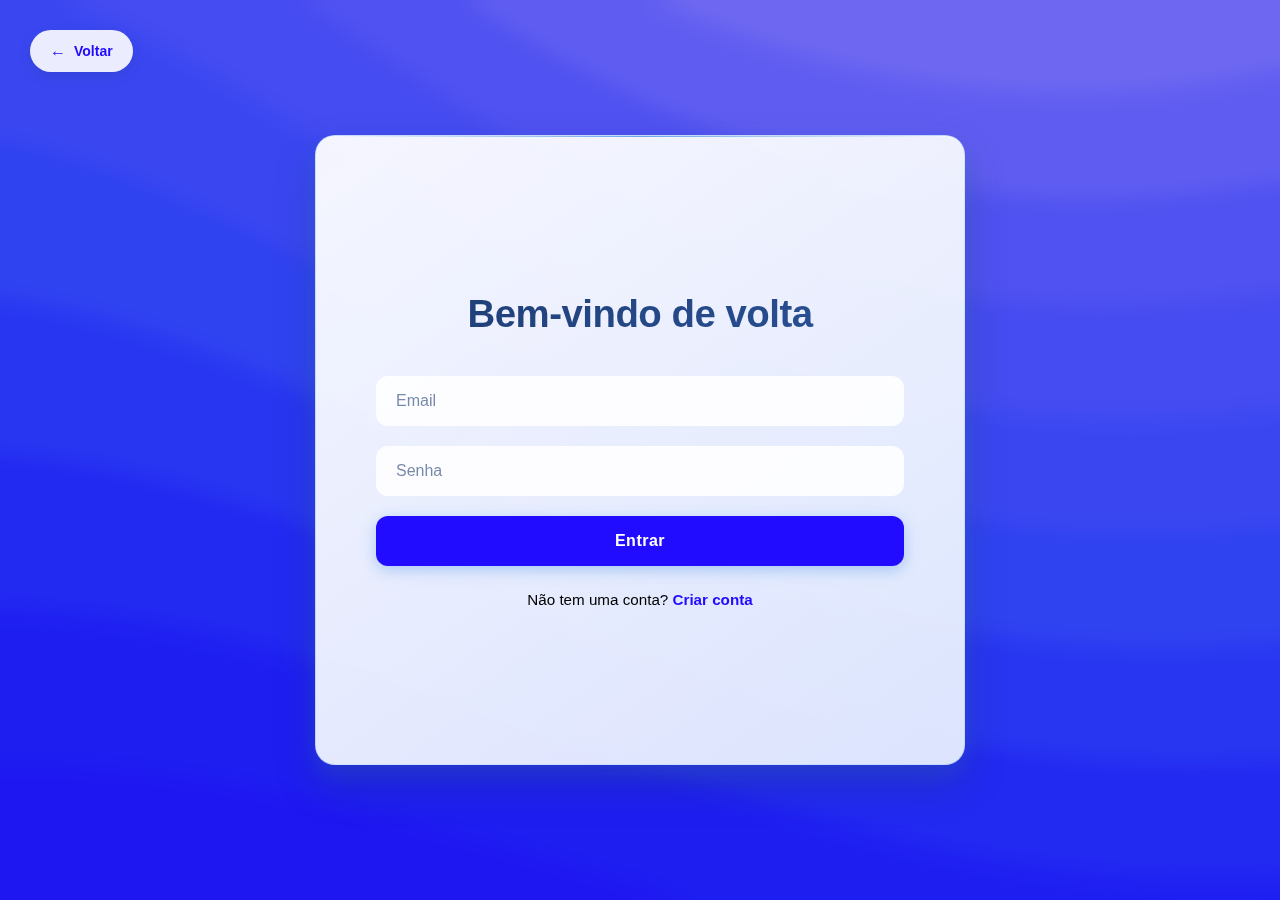
<file: dashboard-sup.html>
<!DOCTYPE html>
<html lang="pt-BR">
<head>
    <meta charset="UTF-8">
    <meta name="viewport" content="width=device-width, initial-scale=1.0">
    <title>PsicoSuper - Dashboard Supervisor</title>
    <link rel="stylesheet" href="./css/dashboard-sup.css">
    <link href="https://cdnjs.cloudflare.com/ajax/libs/font-awesome/6.0.0/css/all.min.css" rel="stylesheet">
</head>
<body>
    <div class="dashboard">
        <!-- Sidebar -->
        <aside class="sidebar" id="sidebar">
            <div class="sidebar-header">
                <div class="logo">
                    <div class="logo-icon">
                        <i class="fas fa-user-tie"></i>
                    </div>
                    <div class="logo-text">
                        <h2>Supervisor</h2>
                        <p>Dashboard</p>
                    </div>
                </div>
            </div>
            
            <nav class="sidebar-nav">
                <ul class="nav-menu">
                    <li class="nav-item">
                        <button class="nav-button active" data-tab="agenda">
                            <i class="fas fa-calendar-alt"></i>
                            <span>Agenda</span>
                        </button>
                    </li>
                    <li class="nav-item">
                        <button class="nav-button" data-tab="solicitacoes">
                            <i class="fas fa-users"></i>
                            <span>Solicitações</span>
                        </button>
                    </li>
                    <li class="nav-item">
                        <button class="nav-button" data-tab="conversas">
                            <i class="fas fa-comments"></i>
                            <span>Conversas</span>
                        </button>
                    </li>
                    <li class="nav-item">
                        <button class="nav-button" data-tab="perfil">
                            <i class="fas fa-user"></i>
                            <span>Perfil</span>
                        </button>
                    </li>
                    <li class="nav-item">
                        <button class="nav-button" id="logout-btn">
                            <i class="fas fa-sign-out-alt"></i>
                            <span>Sair</span>
                        </button>
                    </li>
                </ul>
            </nav>
        </aside>

        <!-- Main Content -->
        <main class="main-content">
            <!-- Header -->
            <header class="header">
                <button class="sidebar-toggle" id="sidebar-toggle">
                    <i class="fas fa-bars"></i>
                </button>
                <div class="header-user">
                    <span id="user-welcome">Bem-vindo, Dr. Ana Beatriz</span>
                </div>
            </header>

            <!-- Content Area -->
            <div class="content">
                <!-- Agenda -->
                <section class="tab-content active" id="agenda-tab">
                    <div class="page-header">
                        <h1>Agenda</h1>
                        <p>Gerencie seus compromissos e supervisões</p>
                    </div>

                    <div class="agenda-grid">
                        <div class="agenda-card">
                            <div class="card-header">
                                <h3><i class="fas fa-calendar-alt"></i> Próximos Compromissos</h3>
                            </div>
                            <div class="card-content">
                                <div id="proximos-compromissos">
                                    <!-- Compromissos serão inseridos via JavaScript -->
                                </div>
                            </div>
                        </div>

                        <div class="agenda-card">
                            <div class="card-header">
                                <h3><i class="fas fa-chart-line"></i> Resumo do Dia</h3>
                            </div>
                            <div class="card-content">
                                <div class="summary-item">
                                    <span>Supervisões agendadas</span>
                                    <span class="summary-value" id="supervisoes-count">3</span>
                                </div>
                                <div class="summary-item">
                                    <span>Solicitações pendentes</span>
                                    <span class="summary-value" id="solicitacoes-count">2</span>
                                </div>
                                <div class="summary-item">
                                    <span>Conversas não lidas</span>
                                    <span class="summary-value" id="conversas-count">1</span>
                                </div>
                            </div>
                        </div>
                    </div>

                    <div class="calendar-container">
                        <div class="calendar-header">
                            <h3>Calendário</h3>
                            <div class="calendar-nav">
                                <button id="prev-month"><i class="fas fa-chevron-left"></i></button>
                                <span id="current-month"></span>
                                <button id="next-month"><i class="fas fa-chevron-right"></i></button>
                            </div>
                        </div>
                        <div id="calendar-grid" class="calendar-grid"></div>
                    </div>
                </section>

                <!-- Solicitações -->
                <section class="tab-content" id="solicitacoes-tab">
                    <div class="page-header">
                        <h1>Solicitações</h1>
                        <p>Gerencie as solicitações de supervisão</p>
                    </div>

                    <div id="solicitacoes-list" class="solicitacoes-container">
                        <!-- Solicitações serão inseridas via JavaScript -->
                    </div>

                    <div class="empty-state" id="solicitacoes-empty-state" style="display: none;">
                        <i class="fas fa-users"></i>
                        <h3>Nenhuma solicitação</h3>
                        <p>Suas solicitações de supervisão aparecerão aqui</p>
                    </div>
                </section>

                <!-- Conversas -->
                <section class="tab-content" id="conversas-tab">
                    <div class="page-header">
                        <h1>Conversas</h1>
                        <p>Suas conversas com psicólogos</p>
                    </div>

                    <div class="empty-state" id="conversas-empty-state">
                        <i class="fas fa-comments"></i>
                        <h3>Nenhuma conversa iniciada</h3>
                        <p>Suas conversas com psicólogos aparecerão aqui</p>
                    </div>

                    <div id="chat-container" style="display:none;">
                        <div class="chat-layout">
                            <div class="chat-sidebar">
                                <h4>Conversas Ativas</h4>
                                <div id="contact-list"></div>
                            </div>
                            <div class="chat-main">
                                <div id="chat-header">Selecione uma conversa para começar</div>
                                <div id="chat-messages"></div>
                                <div id="chat-input-area" style="display:none;">
                                    <input type="text" id="inputMensagem" placeholder="Digite uma mensagem..." />
                                    <button onclick="enviarMensagem()">Enviar</button>
                                </div>
                            </div>
                        </div>
                    </div>
                </section>

                <!-- Perfil -->
                <section class="tab-content" id="perfil-tab">
                    <div class="page-header">
                        <h1>Perfil</h1>
                        <p>Suas informações pessoais</p>
                    </div>
                    
                    <div class="profile-card">
                        <div class="profile-header">
                            <div class="profile-avatar">
                                <i class="fas fa-user"></i>
                            </div>
                            <div class="profile-info">
                                <h2>Dr. Ana Beatriz Souza</h2>
                                <p>Supervisora Registrada</p>
                            </div>
                        </div>
                        <div class="profile-details">
                            <div class="detail-item">
                                <i class="fas fa-user"></i>
                                <div>
                                    <p class="detail-label">Nome</p>
                                    <p class="detail-value">Ana Beatriz Souza</p>
                                </div>
                            </div>
                            <div class="detail-item">
                                <i class="fas fa-envelope"></i>
                                <div>
                                    <p class="detail-label">E-mail</p>
                                    <p class="detail-value">ana.souza@psiconecta.com</p>
                                </div>
                            </div>
                            <div class="detail-item">
                                <i class="fas fa-id-card"></i>
                                <div>
                                    <p class="detail-label">CRP</p>
                                    <p class="detail-value">06/12345</p>
                                </div>
                            </div>
                       
                        </div>
                        <div class="profile-actions">
                            <button class="btn-secondary">Editar Perfil</button>
                        </div>
                    </div>
                </section>
            </div>
        </main>
    </div>

    <script src="./js/dashboard-sup.js"></script>
</body>
</html>
</file>
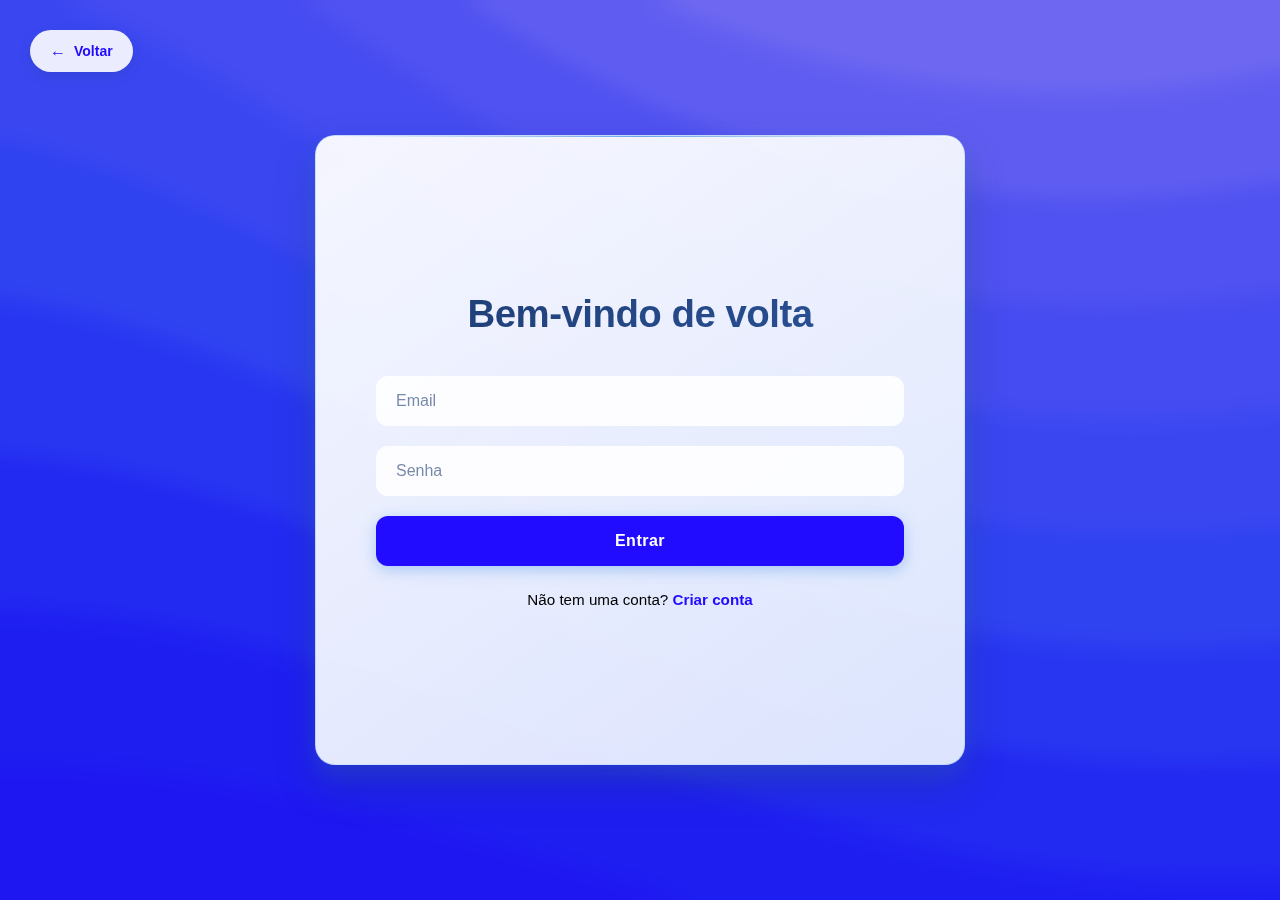
<file: login.html>
<!DOCTYPE html>
<html lang="pt-BR">
<head>
  <meta charset="UTF-8" />
  <meta name="viewport" content="width=device-width, initial-scale=1.0"/>
  <title>Login | PsiConecta</title>
  <style>
    * {
      box-sizing: border-box;
      margin: 0;
      padding: 0;
    }
    body {
      
      background-color: #210CFF;
      background-image: url("data:image/svg+xml,%3Csvg xmlns='http://www.w3.org/2000/svg' width='100%25' height='100%25' viewBox='0 0 1600 800'%3E%3Cg %3E%3Cpath fill='%232014ff' d='M486 705.8c-109.3-21.8-223.4-32.2-335.3-19.4C99.5 692.1 49 703 0 719.8V800h843.8c-115.9-33.2-230.8-68.1-347.6-92.2C492.8 707.1 489.4 706.5 486 705.8z'/%3E%3Cpath fill='%231f1bff' d='M1600 0H0v719.8c49-16.8 99.5-27.8 150.7-33.5c111.9-12.7 226-2.4 335.3 19.4c3.4 0.7 6.8 1.4 10.2 2c116.8 24 231.7 59 347.6 92.2H1600V0z'/%3E%3Cpath fill='%232327ff' d='M478.4 581c3.2 0.8 6.4 1.7 9.5 2.5c196.2 52.5 388.7 133.5 593.5 176.6c174.2 36.6 349.5 29.2 518.6-10.2V0H0v574.9c52.3-17.6 106.5-27.7 161.1-30.9C268.4 537.4 375.7 554.2 478.4 581z'/%3E%3Cpath fill='%232a36ff' d='M0 0v429.4c55.6-18.4 113.5-27.3 171.4-27.7c102.8-0.8 203.2 22.7 299.3 54.5c3 1 5.9 2 8.9 3c183.6 62 365.7 146.1 562.4 192.1c186.7 43.7 376.3 34.4 557.9-12.6V0H0z'/%3E%3Cpath fill='%233244FF' d='M181.8 259.4c98.2 6 191.9 35.2 281.3 72.1c2.8 1.1 5.5 2.3 8.3 3.4c171 71.6 342.7 158.5 531.3 207.7c198.8 51.8 403.4 40.8 597.3-14.8V0H0v283.2C59 263.6 120.6 255.7 181.8 259.4z'/%3E%3Cpath fill='%233e49ff' d='M1600 0H0v136.3c62.3-20.9 127.7-27.5 192.2-19.2c93.6 12.1 180.5 47.7 263.3 89.6c2.6 1.3 5.1 2.6 7.7 3.9c158.4 81.1 319.7 170.9 500.3 223.2c210.5 61 430.8 49 636.6-16.6V0z'/%3E%3Cpath fill='%234a4eff' d='M454.9 86.3C600.7 177 751.6 269.3 924.1 325c208.6 67.4 431.3 60.8 637.9-5.3c12.8-4.1 25.4-8.4 38.1-12.9V0H288.1c56 21.3 108.7 50.6 159.7 82C450.2 83.4 452.5 84.9 454.9 86.3z'/%3E%3Cpath fill='%235655ff' d='M1600 0H498c118.1 85.8 243.5 164.5 386.8 216.2c191.8 69.2 400 74.7 595 21.1c40.8-11.2 81.1-25.2 120.3-41.7V0z'/%3E%3Cpath fill='%236761ff' d='M1397.5 154.8c47.2-10.6 93.6-25.3 138.6-43.8c21.7-8.9 43-18.8 63.9-29.5V0H643.4c62.9 41.7 129.7 78.2 202.1 107.4C1020.4 178.1 1214.2 196.1 1397.5 154.8z'/%3E%3Cpath fill='%23776DFF' d='M1315.3 72.4c75.3-12.6 148.9-37.1 216.8-72.4h-723C966.8 71 1144.7 101 1315.3 72.4z'/%3E%3C/g%3E%3C/svg%3E");
      background-attachment: fixed;
      background-size: cover;
      background-position: center;
      position: relative;
      font-family: 'Segoe UI', Tahoma, Geneva, Verdana, sans-serif;
      min-height: 100vh;
      display: flex;
      justify-content: center;
      align-items: center;
      padding: 20px 0;
    }
    body::before {
      content: "";
      position: absolute;
      top: 0;
      left: 0;
      width: 100%;
      height: 100%;
      background: rgba(30, 60, 114, 0.1);
      backdrop-filter: blur(10px);
      z-index: 0;
      pointer-events: none;
    }

    .back-button {
      position: absolute;
      top: 30px;
      left: 30px;
      z-index: 2;
      background: rgba(255, 255, 255, 0.9);
      border: 2px solid rgba(#210CFF);
      border-radius: 50px;
      padding: 12px 20px;
      color: #210CFF;
      text-decoration: none;
      font-weight: 600;
      font-size: 14px;
      transition: all 0.3s ease;
      display: flex;
      align-items: center;
      gap: 8px;
      box-shadow: 0 4px 12px rgba(30, 60, 114, 0.2);
    }

    .back-button:hover {
      background: rgba(255, 255, 255, 1);
      border-color: #210CFF;
      transform: translateY(-2px);
      box-shadow: 0 6px 16px rgba(30, 60, 114, 0.3);
    }

    .back-button::before {
      content: "←";
      font-size: 16px;
      font-weight: bold;
    }

    .form-container {
      position: relative;
      z-index: 1;
      background: linear-gradient(145deg, rgba(255, 255, 255, 0.95), rgba(240, 248, 255, 0.9));
      padding: 50px;
      border-radius: 20px;
      max-width: 600px;
      width: 100%;
      margin: auto;
      box-shadow: 
        0 20px 40px rgba(30, 60, 114, 0.3),
        0 10px 20px rgba(74, 144, 226, 0.2),
        inset 0 1px 0 rgba(255, 255, 255, 0.8);
      display: flex;
      flex-direction: column;
      justify-content: center;
      min-height: 70vh;
      border: 1px solid rgba(74, 144, 226, 0.2);
    }
    .form-container h2 {
      font-size: 2.2rem;
      margin-bottom: 35px;
      background: linear-gradient(135deg, #1e3c72, #2a5298);
      -webkit-background-clip: text;
      -webkit-text-fill-color: transparent;
      background-clip: text;
      text-align: center;
      font-weight: 600;
      letter-spacing: -0.5px;
    }
    .form-container input {
      width: 100%;
      padding: 16px 20px;
      margin-bottom: 20px;
      border: none;
      border-radius: 12px;
      font-size: 16px;
      background: rgba(255, 255, 255, 0.9);
      transition: all 0.3s ease;
      color: #1e3c72;
    }
    .form-container input:focus {
      outline: none;
      border-color: #210CFF;
      box-shadow: 0 0 0 3px rgba(14, 18, 255, 0.1);
      background: rgba(255, 255, 255, 1);
    }
    .form-container input::placeholder {
      color: rgba(30, 60, 114, 0.6);
    }
    .form-container button {
      background-color: #210CFF;
      width: 100%;
      padding: 16px;
      color: white;
      border: none;
      border-radius: 12px;
      font-size: 16px;
      font-weight: 600;
      cursor: pointer;
      transition: all 0.3s ease;
      box-shadow: 0 4px 15px rgba(74, 144, 226, 0.4);
      letter-spacing: 0.5px;
    }
    .form-container button:hover {
      background-color: #210CFF;
      transform: translateY(-2px);
      box-shadow: 0 6px 20px rgba(74, 144, 226, 0.5);
    }
    .form-container button:active {
      transform: translateY(0);
    }
    .form-container p {
      margin-top: 25px;
      text-align: center;
      font-size: 0.95rem;
      color: #000000;
    }
    .form-container a {
      color: #210CFF;
      text-decoration: none;
      font-weight: 600;
      transition: color 0.3s ease;
    }
    .form-container a:hover {
      color: #210CFF;
      text-decoration: underline;
    }
    
    /* Efeito de brilho sutil no container */
    .form-container::before {
      content: '';
      position: absolute;
      top: 0;
      left: 0;
      right: 0;
      height: 1px;
      background: linear-gradient(90deg, transparent, rgba(74, 144, 226, 0.8), transparent);
      border-radius: 20px 20px 0 0;
    }

    /* Media Queries para Responsividade */
    @media (max-width: 768px) {
      body {
        padding: 15px;
      }

      .back-button {
        top: 20px;
        left: 20px;
        padding: 10px 16px;
        font-size: 13px;
      }
      
      .form-container {
        padding: 40px 30px;
        min-height: auto;
        max-width: 100%;
        border-radius: 16px;
      }
      
      .form-container h2 {
        font-size: 1.9rem;
        margin-bottom: 30px;
      }
      
      .form-container input {
        padding: 14px 18px;
        font-size: 15px;
        margin-bottom: 18px;
      }
      
      .form-container button {
        padding: 14px;
        font-size: 15px;
      }
    }

    @media (max-width: 480px) {
      body {
        padding: 10px;
      }

      .back-button {
        top: 15px;
        left: 15px;
        padding: 8px 14px;
        font-size: 12px;
        gap: 6px;
      }

      .back-button::before {
        font-size: 14px;
      }
      
      .form-container {
        padding: 30px 25px;
        border-radius: 12px;
      }
      
      .form-container h2 {
        font-size: 1.6rem;
        margin-bottom: 25px;
      }
      
      .form-container input {
        padding: 12px 16px;
        font-size: 14px;
        margin-bottom: 16px;
      }
      
      .form-container button {
        padding: 12px;
        font-size: 14px;
      }

      .form-container p {
        font-size: 0.9rem;
        margin-top: 20px;
      }
    }

    @media (max-width: 320px) {
      .back-button {
        top: 10px;
        left: 10px;
        padding: 6px 12px;
        font-size: 11px;
      }
      
      .form-container {
        padding: 25px 20px;
      }
      
      .form-container h2 {
        font-size: 1.4rem;
        margin-bottom: 20px;
      }
    }

    /* Media Query para telas grandes */
    @media (min-width: 1200px) {
      .form-container {
        max-width: 650px;
        padding: 60px;
      }
      
      .form-container h2 {
        font-size: 2.4rem;
        margin-bottom: 40px;
      }
    }
  </style>
</head>
<body>
  <a href="index.html" class="back-button">Voltar</a>

  <div class="form-container">
    <h2>Bem-vindo de volta</h2>
    <form id="loginForm">
      <input type="email" id="email" placeholder="Email" required>
      <input type="password" id="senha" placeholder="Senha" required>
      <button type="submit">Entrar</button>
    </form>
    <p>Não tem uma conta? <a href="cadastro.html">Criar conta</a></p>
  </div>

 <script>
 document.getElementById("loginForm").addEventListener("submit", async function(event) {
    event.preventDefault(); // Impede o recarregamento da página

    const email = document.getElementById("email").value;
    const senha = document.getElementById("senha").value;

    try {
      const response = await fetch("https://willing-brett-psiconecta-48c1f0c2.koyeb.app/usuarios/login", {
        method: "POST",
        headers: {
          "Content-Type": "application/json"
        },
        body: JSON.stringify({ email, senha })
      });

      console.log("Status da resposta:", response.status);

      if (!response.ok) {
        const erro = await response.text();
        throw new Error("Erro ao fazer login: " + erro);
      }

      const data = await response.json();
      console.log("Login realizado com sucesso:", data);

      // Salva os dados no localStorage
      localStorage.setItem("usuarioLogado", JSON.stringify(data));

      // Redireciona conforme o tipo de usuário
      if (data.tipoUsuario === "supervisor") {
        window.location.href = "dashboard-sup.html";
      } else {
        window.location.href = "dashboard-psi.html";
      }

    } catch (error) {
      console.error("Erro no login:", error);
      alert("Erro ao fazer login:\n" + error.message);
    }
  });
</script>

</body>
</html>
</file>
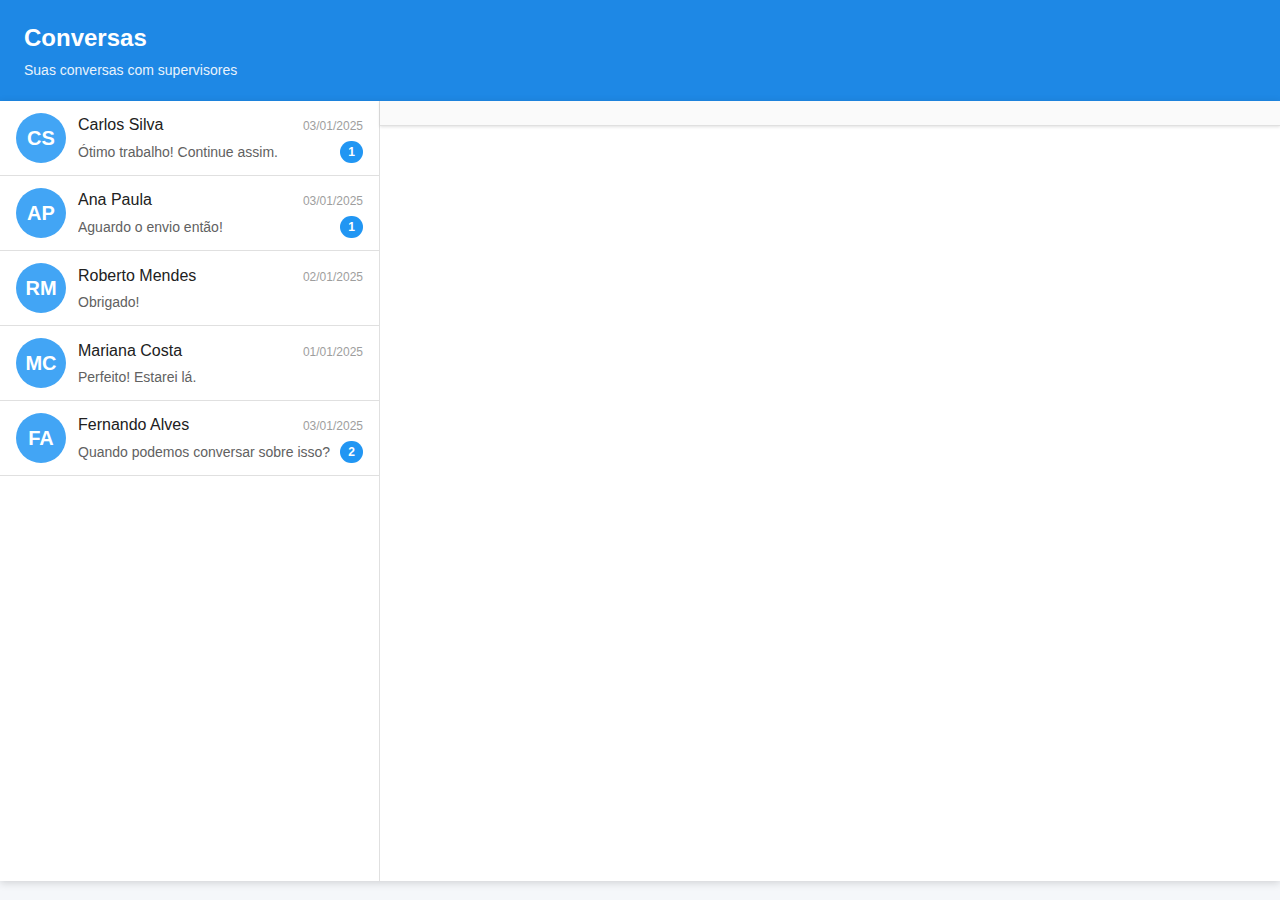
<file: teste.html>
<!DOCTYPE html>
<html lang="pt-BR">
<head>
  <meta charset="UTF-8">
  <meta name="viewport" content="width=device-width, initial-scale=1.0">
  <title>Chat - Conversas</title>
  <link rel="stylesheet" href="https://cdnjs.cloudflare.com/ajax/libs/font-awesome/6.4.0/css/all.min.css">
  <style>
    /* ========== VARIÁVEIS CSS ========== */
    /* Alterado esquema de cores de verde para azul/branco */
    :root {
      --primary-color: #1E88E5;
      --primary-light: #42A5F5;
      --primary-dark: #1565C0;
      --accent-color: #2196F3;
      --sent-message-bg: #E3F2FD;
      --received-message-bg: #FFFFFF;
      --bg-color: #F5F7FA;
      --sidebar-bg: #FFFFFF;
      --header-bg: #FAFAFA;
      --border-color: #E0E0E0;
      --text-primary: #212121;
      --text-secondary: #616161;
      --text-muted: #9E9E9E;
      --shadow: 0 1px 3px rgba(0,0,0,0.12);
      --shadow-lg: 0 2px 8px rgba(0,0,0,0.15);
    }

    /* ========== RESET E BASE ========== */
    * {
      margin: 0;
      padding: 0;
      box-sizing: border-box;
    }

    body {
      font-family: -apple-system, BlinkMacSystemFont, 'Segoe UI', Roboto, Helvetica, Arial, sans-serif;
      background-color: var(--bg-color);
      color: var(--text-primary);
      line-height: 1.5;
    }

    /* ========== ACESSIBILIDADE ========== */
    .visually-hidden {
      position: absolute;
      width: 1px;
      height: 1px;
      padding: 0;
      margin: -1px;
      overflow: hidden;
      clip: rect(0, 0, 0, 0);
      white-space: nowrap;
      border: 0;
    }

    *:focus-visible {
      outline: 2px solid var(--primary-color);
      outline-offset: 2px;
    }

    /* ========== ESTRUTURA PRINCIPAL ========== */
    .tab-content {
      max-width: 1400px;
      margin: 0 auto;
      height: 100vh;
      display: flex;
      flex-direction: column;
      background: var(--bg-color);
    }

    .page-header {
      background: var(--primary-color);
      color: white;
      padding: 20px 24px;
      box-shadow: var(--shadow);
    }

    .page-header h1 {
      font-size: 24px;
      font-weight: 600;
      margin-bottom: 4px;
    }

    .page-header p {
      font-size: 14px;
      opacity: 0.9;
    }

    /* ========== ESTADO VAZIO ========== */
    .empty-state {
      display: flex;
      flex-direction: column;
      align-items: center;
      justify-content: center;
      height: calc(100vh - 120px);
      color: var(--text-muted);
      text-align: center;
      padding: 20px;
    }

    .empty-state i {
      font-size: 80px;
      margin-bottom: 20px;
      opacity: 0.3;
    }

    .empty-state h3 {
      font-size: 22px;
      margin-bottom: 8px;
      color: var(--text-secondary);
    }

    .empty-state p {
      font-size: 14px;
    }

    /* ========== CONTAINER DO CHAT ========== */
    #chat-container {
      display: grid;
      grid-template-columns: 380px 1fr;
      height: calc(100vh - 120px);
      background: white;
      box-shadow: var(--shadow-lg);
      overflow: hidden;
    }

    /* ========== LISTA DE CONTATOS ========== */
    #contact-list {
      background: var(--sidebar-bg);
      border-right: 1px solid var(--border-color);
      overflow-y: auto;
      display: flex;
      flex-direction: column;
    }

    .contact-item {
      display: flex;
      align-items: center;
      padding: 12px 16px;
      cursor: pointer;
      border-bottom: 1px solid var(--border-color);
      transition: background 0.2s ease;
      position: relative;
    }

    .contact-item:hover {
      background: var(--bg-color);
    }

    .contact-item.active {
      background: var(--bg-color);
    }

    .contact-avatar {
      width: 50px;
      height: 50px;
      border-radius: 50%;
      background: var(--primary-light);
      color: white;
      display: flex;
      align-items: center;
      justify-content: center;
      font-size: 20px;
      font-weight: 600;
      flex-shrink: 0;
      margin-right: 12px;
    }

    .contact-info {
      flex: 1;
      min-width: 0;
      display: flex;
      flex-direction: column;
    }

    .contact-header {
      display: flex;
      justify-content: space-between;
      align-items: baseline;
      margin-bottom: 4px;
    }

    .contact-name {
      font-size: 16px;
      font-weight: 500;
      color: var(--text-primary);
    }

    .contact-time {
      font-size: 12px;
      color: var(--text-muted);
      white-space: nowrap;
    }

    .contact-preview {
      display: flex;
      justify-content: space-between;
      align-items: center;
    }

    .contact-last-message {
      font-size: 14px;
      color: var(--text-secondary);
      white-space: nowrap;
      overflow: hidden;
      text-overflow: ellipsis;
      flex: 1;
    }

    .unread-badge {
      background: var(--accent-color);
      color: white;
      border-radius: 12px;
      padding: 2px 8px;
      font-size: 12px;
      font-weight: 600;
      min-width: 20px;
      text-align: center;
      margin-left: 8px;
    }

    /* ========== PAINEL DE CONVERSA ========== */
    #chat-box {
      display: flex;
      flex-direction: column;
      background: #FAFAFA;
      position: relative;
    }

    /* Header do chat */
    #chat-header {
      background: var(--header-bg);
      padding: 12px 16px;
      display: flex;
      align-items: center;
      box-shadow: var(--shadow);
      z-index: 10;
      border-bottom: 1px solid var(--border-color);
    }

    .back-button {
      display: none;
      background: none;
      border: none;
      font-size: 24px;
      color: var(--text-secondary);
      cursor: pointer;
      margin-right: 12px;
      padding: 4px;
    }

    .chat-avatar {
      width: 40px;
      height: 40px;
      border-radius: 50%;
      background: var(--primary-light);
      color: white;
      display: flex;
      align-items: center;
      justify-content: center;
      font-size: 18px;
      font-weight: 600;
      margin-right: 12px;
    }

    .chat-contact-name {
      font-size: 16px;
      font-weight: 500;
      color: var(--text-primary);
    }

    /* Área de mensagens */
    #chat-messages {
      flex: 1;
      overflow-y: auto;
      padding: 20px;
      display: flex;
      flex-direction: column;
      gap: 8px;
      background: white;
    }

    /* Mensagens */
    .message {
      display: flex;
      margin-bottom: 4px;
      animation: fadeIn 0.3s ease;
    }

    @keyframes fadeIn {
      from {
        opacity: 0;
        transform: translateY(10px);
      }
      to {
        opacity: 1;
        transform: translateY(0);
      }
    }

    .message.sent {
      justify-content: flex-end;
    }

    .message.received {
      justify-content: flex-start;
    }

    .message-bubble {
      max-width: 65%;
      padding: 8px 12px;
      border-radius: 8px;
      box-shadow: 0 1px 2px rgba(0,0,0,0.1);
      position: relative;
      word-wrap: break-word;
    }

    .message.sent .message-bubble {
      background: var(--sent-message-bg);
      border-bottom-right-radius: 2px;
      border: 1px solid #BBDEFB;
    }

    .message.received .message-bubble {
      background: var(--received-message-bg);
      border-bottom-left-radius: 2px;
      border: 1px solid var(--border-color);
    }

    .message-text {
      font-size: 14px;
      line-height: 1.4;
      color: var(--text-primary);
      margin-bottom: 4px;
    }

    .message-time {
      font-size: 11px;
      color: var(--text-muted);
      text-align: right;
      margin-top: 4px;
    }

    /* Área de input */
    #chat-input-area {
      background: var(--header-bg);
      padding: 12px 16px;
      display: flex;
      gap: 8px;
      align-items: center;
      box-shadow: 0 -1px 3px rgba(0,0,0,0.08);
      border-top: 1px solid var(--border-color);
    }

    #inputMensagem {
      flex: 1;
      padding: 12px 16px;
      border: 1px solid var(--border-color);
      border-radius: 24px;
      font-size: 15px;
      background: white;
      color: var(--text-primary);
      outline: none;
      transition: box-shadow 0.2s ease, border-color 0.2s ease;
    }

    #inputMensagem:focus {
      border-color: var(--primary-light);
      box-shadow: 0 0 0 2px rgba(33, 150, 243, 0.1);
    }

    #chat-input-area button {
      background: var(--primary-color);
      color: white;
      border: none;
      padding: 12px 24px;
      border-radius: 24px;
      font-size: 15px;
      font-weight: 500;
      cursor: pointer;
      transition: background 0.2s ease;
    }

    #chat-input-area button:hover {
      background: var(--primary-dark);
    }

    #chat-input-area button:active {
      transform: scale(0.98);
    }

    /* ========== RESPONSIVIDADE MOBILE ========== */
    @media (max-width: 768px) {
      #chat-container {
        grid-template-columns: 1fr;
      }

      #contact-list {
        display: flex;
      }

      #chat-box {
        display: none;
      }

      #chat-container.chat-open #contact-list {
        display: none;
      }

      #chat-container.chat-open #chat-box {
        display: flex;
      }

      .back-button {
        display: block !important;
      }

      .message-bubble {
        max-width: 80%;
      }

      .page-header {
        padding: 16px 20px;
      }

      .page-header h1 {
        font-size: 20px;
      }
    }

    /* ========== SCROLLBAR CUSTOMIZADA ========== */
    #contact-list::-webkit-scrollbar,
    #chat-messages::-webkit-scrollbar {
      width: 6px;
    }

    #contact-list::-webkit-scrollbar-track,
    #chat-messages::-webkit-scrollbar-track {
      background: transparent;
    }

    #contact-list::-webkit-scrollbar-thumb,
    #chat-messages::-webkit-scrollbar-thumb {
      background: rgba(0,0,0,0.2);
      border-radius: 3px;
    }

    #contact-list::-webkit-scrollbar-thumb:hover,
    #chat-messages::-webkit-scrollbar-thumb:hover {
      background: rgba(0,0,0,0.3);
    }
  </style>
</head>
<body>

<section class="tab-content" id="conversations-tab">
  <div class="page-header">
    <h1>Conversas</h1>
    <p>Suas conversas com supervisores</p>
  </div>

  <div class="empty-state" id="conversations-empty-state">
    <i class="fas fa-comments"></i>
    <h3>Nenhuma conversa iniciada</h3>
    <p>Suas conversas com supervisores aparecerão aqui</p>
  </div>

  <div id="chat-container" style="display:none;">
    <div id="contact-list"></div>
    <div id="chat-box">
      <div id="chat-header"></div>
      <div id="chat-messages" aria-live="polite" aria-atomic="false"></div>
      <div id="chat-input-area" style="display:none;">
        <label for="inputMensagem" class="visually-hidden">Digite sua mensagem</label>
        <input type="text" id="inputMensagem" placeholder="Digite uma mensagem..." />
        <button onclick="enviarMensagem()">Enviar</button>
      </div>
    </div>
  </div>
</section>

<script>
  // ========== CONFIGURAÇÃO DA API ==========
  const API_BASE = 'https://sua-api.com/api'; // Altere para sua URL de API
  const SUPERVISOR_ID = 1; // ID do supervisor logado
  const USE_MOCK_DATA = true; // Altere para false quando conectar à API real

  // ========== VARIÁVEIS GLOBAIS ==========
  let conversas = [];
  let conversaAtualId = null;
  let psicologos = []; // Lista de psicólogos (pode vir de outra API)
  let solicitacoes = []; // Solicitações aceitas

  // ========== DADOS MOCKADOS (para desenvolvimento) ==========
  const mockPsicologos = [
    { id: 1, nome: 'Carlos Silva' },
    { id: 2, nome: 'Ana Paula' },
    { id: 3, nome: 'Roberto Mendes' },
    { id: 4, nome: 'Mariana Costa' },
    { id: 5, nome: 'Fernando Alves' }
  ];

  const mockSolicitacoes = [
    { psicologoId: 1, status: 'ACEITA' },
    { psicologoId: 2, status: 'ACEITA' },
    { psicologoId: 3, status: 'ACEITA' },
    { psicologoId: 4, status: 'ACEITA' },
    { psicologoId: 5, status: 'ACEITA' }
  ];

  const mockMensagens = {
    1: [
      { id: 1, remetenteId: 1, destinatarioId: SUPERVISOR_ID, conteudo: 'Olá! Como está o andamento do projeto?', dataEnvio: '2025-01-03T09:30:00', lida: true },
      { id: 2, remetenteId: SUPERVISOR_ID, destinatarioId: 1, conteudo: 'Está indo bem! Já finalizei 80% das tarefas.', dataEnvio: '2025-01-03T09:32:00', lida: true },
      { id: 3, remetenteId: 1, destinatarioId: SUPERVISOR_ID, conteudo: 'Ótimo trabalho! Continue assim.', dataEnvio: '2025-01-03T09:35:00', lida: false }
    ],
    2: [
      { id: 4, remetenteId: 2, destinatarioId: SUPERVISOR_ID, conteudo: 'Bom dia! Preciso do relatório até amanhã.', dataEnvio: '2025-01-03T08:15:00', lida: true },
      { id: 5, remetenteId: SUPERVISOR_ID, destinatarioId: 2, conteudo: 'Bom dia! Pode deixar, vou enviar hoje.', dataEnvio: '2025-01-03T08:20:00', lida: true },
      { id: 6, remetenteId: 2, destinatarioId: SUPERVISOR_ID, conteudo: 'Aguardo o envio então!', dataEnvio: '2025-01-03T10:45:00', lida: false }
    ],
    3: [
      { id: 7, remetenteId: 3, destinatarioId: SUPERVISOR_ID, conteudo: 'Você pode revisar o documento que enviei?', dataEnvio: '2025-01-02T16:45:00', lida: true },
      { id: 8, remetenteId: SUPERVISOR_ID, destinatarioId: 3, conteudo: 'Claro! Vou revisar agora.', dataEnvio: '2025-01-02T16:50:00', lida: true },
      { id: 9, remetenteId: 3, destinatarioId: SUPERVISOR_ID, conteudo: 'Obrigado!', dataEnvio: '2025-01-02T16:52:00', lida: true }
    ],
    4: [
      { id: 10, remetenteId: 4, destinatarioId: SUPERVISOR_ID, conteudo: 'Reunião confirmada para segunda às 14h.', dataEnvio: '2025-01-01T11:20:00', lida: true },
      { id: 11, remetenteId: SUPERVISOR_ID, destinatarioId: 4, conteudo: 'Perfeito! Estarei lá.', dataEnvio: '2025-01-01T11:25:00', lida: true }
    ],
    5: [
      { id: 12, remetenteId: 5, destinatarioId: SUPERVISOR_ID, conteudo: 'Parabéns pelo desempenho este mês!', dataEnvio: '2024-12-30T17:00:00', lida: true },
      { id: 13, remetenteId: SUPERVISOR_ID, destinatarioId: 5, conteudo: 'Muito obrigado! Vou continuar me dedicando.', dataEnvio: '2024-12-30T17:05:00', lida: true },
      { id: 14, remetenteId: 5, destinatarioId: SUPERVISOR_ID, conteudo: 'Conte comigo para o próximo projeto!', dataEnvio: '2025-01-03T14:30:00', lida: false },
      { id: 15, remetenteId: 5, destinatarioId: SUPERVISOR_ID, conteudo: 'Quando podemos conversar sobre isso?', dataEnvio: '2025-01-03T14:32:00', lida: false }
    ]
  };

  // ========== INICIALIZAÇÃO ==========
  document.addEventListener('DOMContentLoaded', () => {
    carregarConversas();
    
    // Adicionar listener para Enter no input
    document.getElementById('inputMensagem').addEventListener('keypress', (e) => {
      if (e.key === 'Enter') {
        enviarMensagem();
      }
    });

    // Atualizar mensagens a cada 5 segundos se conversa aberta
    setInterval(async () => {
      if (conversaAtualId !== null) {
        await atualizarMensagensAtual();
      }
    }, 5000);
  });

  // ========== CARREGAMENTO DE CONVERSAS ==========
  async function carregarConversas() {
    try {
      if (USE_MOCK_DATA) {
        // Modo mock: usar dados de exemplo
        psicologos = mockPsicologos;
        solicitacoes = mockSolicitacoes;
        
        const aceitas = solicitacoes.filter(s => s.status === "ACEITA");
        
        conversas = aceitas.map((s) => {
          const psicologoId = s.psicologoId;
          const mensagens = mockMensagens[psicologoId] || [];
          const psicologo = psicologos.find(p => p.id === psicologoId) || {};
          const ultimaMsg = mensagens.length > 0 ? mensagens[mensagens.length - 1].conteudo : "Conversa iniciada";
          const ultimaData = mensagens.length > 0 ? mensagens[mensagens.length - 1].dataEnvio : new Date().toISOString();
          
          return {
            psicologoId,
            psicologoNome: psicologo.nome || `Psicólogo #${psicologoId}`,
            mensagens,
            ultimaMensagem: ultimaMsg,
            timestamp: ultimaData,
            naoLida: mensagens.filter(m => !m.lida && m.remetenteId === psicologoId).length,
          };
        });
      } else {
        // Modo produção: buscar da API
        const aceitas = solicitacoes.filter(s => s.status === "ACEITA");
        
        conversas = await Promise.all(
          aceitas.map(async (s) => {
            const psicologoId = s.psicologoId;
            const resMsgs = await fetch(`${API_BASE}/mensagens/${SUPERVISOR_ID}/${psicologoId}`);
            const mensagens = await resMsgs.json();

            const psicologo = psicologos.find(p => p.id === psicologoId) || {};
            const ultimaMsg = mensagens.length > 0 ? mensagens[mensagens.length - 1].conteudo : "Conversa iniciada";
            const ultimaData = mensagens.length > 0 ? mensagens[mensagens.length - 1].dataEnvio : new Date().toISOString();

            return {
              psicologoId,
              psicologoNome: psicologo.nome || `Psicólogo #${psicologoId}`,
              mensagens,
              ultimaMensagem: ultimaMsg,
              timestamp: ultimaData,
              naoLida: mensagens.filter(m => !m.lida && m.remetenteId === psicologoId).length,
            };
          })
        );
      }

      renderConversas();
    } catch (err) {
      console.error("Erro ao carregar conversas:", err);
    }
  }

  // ========== RENDERIZAÇÃO DE CONVERSAS ==========
  function renderConversas() {
    const emptyState = document.getElementById("conversations-empty-state");
    const chatContainer = document.getElementById("chat-container");
    const contactList = document.getElementById("contact-list");

    if (conversas.length === 0) {
      emptyState.style.display = "flex";
      chatContainer.style.display = "none";
      return;
    }

    emptyState.style.display = "none";
    chatContainer.style.display = "grid";

    contactList.innerHTML = "";

    conversas.forEach((conversa) => {
      const div = document.createElement("div");
      div.className = "contact-item";
      if (conversa.psicologoId === conversaAtualId) {
        div.classList.add("active");
      }
      
      const avatar = obterIniciais(conversa.psicologoNome);
      const horarioFormatado = formatDate(conversa.timestamp);
      const badgeHTML = conversa.naoLida > 0 
        ? `<span class="unread-badge">${conversa.naoLida}</span>` 
        : '';

      div.innerHTML = `
        <div class="contact-avatar">${avatar}</div>
        <div class="contact-info">
          <div class="contact-header">
            <span class="contact-name">${conversa.psicologoNome}</span>
            <span class="contact-time">${horarioFormatado}</span>
          </div>
          <div class="contact-preview">
            <span class="contact-last-message">${conversa.ultimaMensagem}</span>
            ${badgeHTML}
          </div>
        </div>
      `;
      
      div.onclick = () => abrirConversa(conversa);
      div.setAttribute('role', 'button');
      div.setAttribute('tabindex', '0');
      div.onkeypress = (e) => {
        if (e.key === 'Enter' || e.key === ' ') {
          abrirConversa(conversa);
        }
      };
      
      contactList.appendChild(div);
    });
  }

  // ========== ABRIR CONVERSA ==========
  async function abrirConversa(conversa) {
    conversaAtualId = conversa.psicologoId;
    
    // Marcar mensagens como lidas
    conversa.naoLida = 0;
    
    // Atualizar header
    const avatar = obterIniciais(conversa.psicologoNome);
    document.getElementById("chat-header").innerHTML = `
      <button class="back-button" onclick="voltarParaLista()" aria-label="Voltar para lista de contatos">
        <i class="fas fa-arrow-left"></i>
      </button>
      <div class="chat-avatar">${avatar}</div>
      <span class="chat-contact-name">${conversa.psicologoNome}</span>
    `;
    
    document.getElementById("chat-input-area").style.display = "flex";

    try {
      let mensagens;
      
      if (USE_MOCK_DATA) {
        // Modo mock
        mensagens = mockMensagens[conversa.psicologoId] || [];
      } else {
        // Modo produção
        const res = await fetch(`${API_BASE}/mensagens/${SUPERVISOR_ID}/${conversa.psicologoId}`);
        mensagens = await res.json();
      }

      const messagesContainer = document.getElementById("chat-messages");
      messagesContainer.innerHTML = "";

      if (mensagens.length === 0) {
        messagesContainer.innerHTML = `<div style="text-align:center; padding:20px; color:var(--text-muted);">
          Conversa com ${conversa.psicologoNome}
        </div>`;
      } else {
        mensagens.forEach((msg) => {
          const div = document.createElement("div");
          div.className = msg.remetenteId === SUPERVISOR_ID ? "message sent" : "message received";

          const data = new Date(msg.dataEnvio || msg.data || msg.createdAt || Date.now());
          const horarioCompleto = formatarHorarioCompleto(data);

          div.innerHTML = `
            <div class="message-bubble">
              <div class="message-text">${msg.conteudo}</div>
              <div class="message-time">${horarioCompleto}</div>
            </div>
          `;

          messagesContainer.appendChild(div);
        });
        
        // Scroll para o final
        messagesContainer.scrollTop = messagesContainer.scrollHeight;
      }
      
      // Mobile: mostrar chat
      document.getElementById('chat-container').classList.add('chat-open');
      
      // Focar no input
      document.getElementById('inputMensagem').focus();
      
      // Atualizar lista de contatos
      renderConversas();
      
    } catch (err) {
      console.error("Erro ao abrir conversa:", err);
    }
  }

  // ========== ENVIAR MENSAGEM ==========
  async function enviarMensagem() {
    const input = document.getElementById("inputMensagem");
    const texto = input.value.trim();

    if (!texto || conversaAtualId === null) return;

    const novaMensagem = {
      remetenteId: SUPERVISOR_ID,
      destinatarioId: conversaAtualId,
      conteudo: texto,
      lida: false,
      dataEnvio: new Date().toISOString()
    };

    try {
      if (USE_MOCK_DATA) {
        // Modo mock: adicionar localmente
        if (!mockMensagens[conversaAtualId]) {
          mockMensagens[conversaAtualId] = [];
        }
        novaMensagem.id = Date.now();
        mockMensagens[conversaAtualId].push(novaMensagem);
        
        // Atualizar conversa local
        const conversa = conversas.find(c => c.psicologoId === conversaAtualId);
        if (conversa) {
          conversa.mensagens.push(novaMensagem);
          conversa.ultimaMensagem = novaMensagem.conteudo;
          conversa.timestamp = novaMensagem.dataEnvio;
        }
        
        abrirConversa(conversa);
        
        // Simular resposta automática
        setTimeout(() => {
          simularResposta();
        }, 1000 + Math.random() * 1000);
        
      } else {
        // Modo produção: enviar para API
        const res = await fetch(`${API_BASE}/mensagens`, {
          method: "POST",
          headers: { "Content-Type": "application/json" },
          body: JSON.stringify(novaMensagem),
        });
        
        if (!res.ok) throw new Error("Falha ao enviar mensagem");

        const msgEnviada = await res.json();

        const conversa = conversas.find(c => c.psicologoId === conversaAtualId);
        if (conversa) {
          conversa.mensagens.push(msgEnviada);
          conversa.ultimaMensagem = msgEnviada.conteudo;
          conversa.timestamp = msgEnviada.dataEnvio || new Date().toISOString();
        }

        abrirConversa(conversa);
      }

      input.value = "";
      input.focus();
      
    } catch (err) {
      alert("Erro ao enviar mensagem.");
      console.error(err);
    }
  }

  // ========== SIMULAR RESPOSTA AUTOMÁTICA (apenas modo mock) ==========
  function simularResposta() {
    if (!USE_MOCK_DATA) return;
    
    const respostas = [
      'Entendido!',
      'Perfeito, obrigado!',
      'Vou verificar isso.',
      'Pode deixar comigo.',
      'Ótimo trabalho!',
      'Combinado!',
      'Vou te retornar em breve.',
      'Excelente!'
    ];

    const respostaAleatoria = respostas[Math.floor(Math.random() * respostas.length)];

    const respostaMensagem = {
      id: Date.now(),
      remetenteId: conversaAtualId,
      destinatarioId: SUPERVISOR_ID,
      conteudo: respostaAleatoria,
      dataEnvio: new Date().toISOString(),
      lida: false
    };

    if (!mockMensagens[conversaAtualId]) {
      mockMensagens[conversaAtualId] = [];
    }
    mockMensagens[conversaAtualId].push(respostaMensagem);

    const conversa = conversas.find(c => c.psicologoId === conversaAtualId);
    if (conversa) {
      conversa.mensagens.push(respostaMensagem);
      conversa.ultimaMensagem = respostaMensagem.conteudo;
      conversa.timestamp = respostaMensagem.dataEnvio;
      
      // Incrementar badge apenas se chat não estiver aberto
      const chatAberto = document.getElementById('chat-container').classList.contains('chat-open');
      if (!chatAberto) {
        conversa.naoLida++;
      }
      
      // Atualizar interface
      const messagesContainer = document.getElementById("chat-messages");
      const div = document.createElement("div");
      div.className = "message received";
      
      const horarioCompleto = formatarHorarioCompleto(new Date(respostaMensagem.dataEnvio));
      
      div.innerHTML = `
        <div class="message-bubble">
          <div class="message-text">${respostaMensagem.conteudo}</div>
          <div class="message-time">${horarioCompleto}</div>
        </div>
      `;
      
      messagesContainer.appendChild(div);
      messagesContainer.scrollTop = messagesContainer.scrollHeight;
      
      renderConversas();
    }
  }

  // ========== ATUALIZAR MENSAGENS ATUAL ==========
  async function atualizarMensagensAtual() {
    if (conversaAtualId === null || USE_MOCK_DATA) return;
    
    try {
      const res = await fetch(`${API_BASE}/mensagens/${SUPERVISOR_ID}/${conversaAtualId}`);
      if (!res.ok) throw new Error("Erro ao buscar mensagens");
      const mensagens = await res.json();

      const conversa = conversas.find(c => c.psicologoId === conversaAtualId);
      if (conversa) {
        conversa.mensagens = mensagens;
        abrirConversa(conversa);
      }
    } catch (err) {
      console.error("Erro ao atualizar mensagens:", err);
    }
  }

  // ========== VOLTAR PARA LISTA (MOBILE) ==========
  function voltarParaLista() {
    document.getElementById('chat-container').classList.remove('chat-open');
  }

  // ========== UTILITÁRIOS ==========
  function obterIniciais(nome) {
    const palavras = nome.split(' ');
    if (palavras.length >= 2) {
      return (palavras[0][0] + palavras[1][0]).toUpperCase();
    }
    return nome.substring(0, 2).toUpperCase();
  }

  function formatDate(dateString) {
    const data = new Date(dateString);
    const agora = new Date();
    const hoje = new Date(agora.getFullYear(), agora.getMonth(), agora.getDate());
    const dataMsg = new Date(data.getFullYear(), data.getMonth(), data.getDate());

    const horas = data.getHours().toString().padStart(2, '0');
    const minutos = data.getMinutes().toString().padStart(2, '0');

    if (dataMsg.getTime() === hoje.getTime()) {
      return `${horas}:${minutos}`;
    } else {
      const dia = data.getDate().toString().padStart(2, '0');
      const mes = (data.getMonth() + 1).toString().padStart(2, '0');
      const ano = data.getFullYear();
      return `${dia}/${mes}/${ano}`;
    }
  }

  function formatarHorarioCompleto(data) {
    const agora = new Date();
    const hoje = new Date(agora.getFullYear(), agora.getMonth(), agora.getDate());
    const dataMsg = new Date(data.getFullYear(), data.getMonth(), data.getDate());

    const horas = data.getHours().toString().padStart(2, '0');
    const minutos = data.getMinutes().toString().padStart(2, '0');

    if (dataMsg.getTime() === hoje.getTime()) {
      return `Hoje • ${horas}:${minutos}`;
    } else {
      const dia = data.getDate().toString().padStart(2, '0');
      const mes = (data.getMonth() + 1).toString().padStart(2, '0');
      const ano = data.getFullYear();
      return `${dia}/${mes}/${ano} • ${horas}:${minutos}`;
    }
  }
</script>

</body>
</html>
</file>
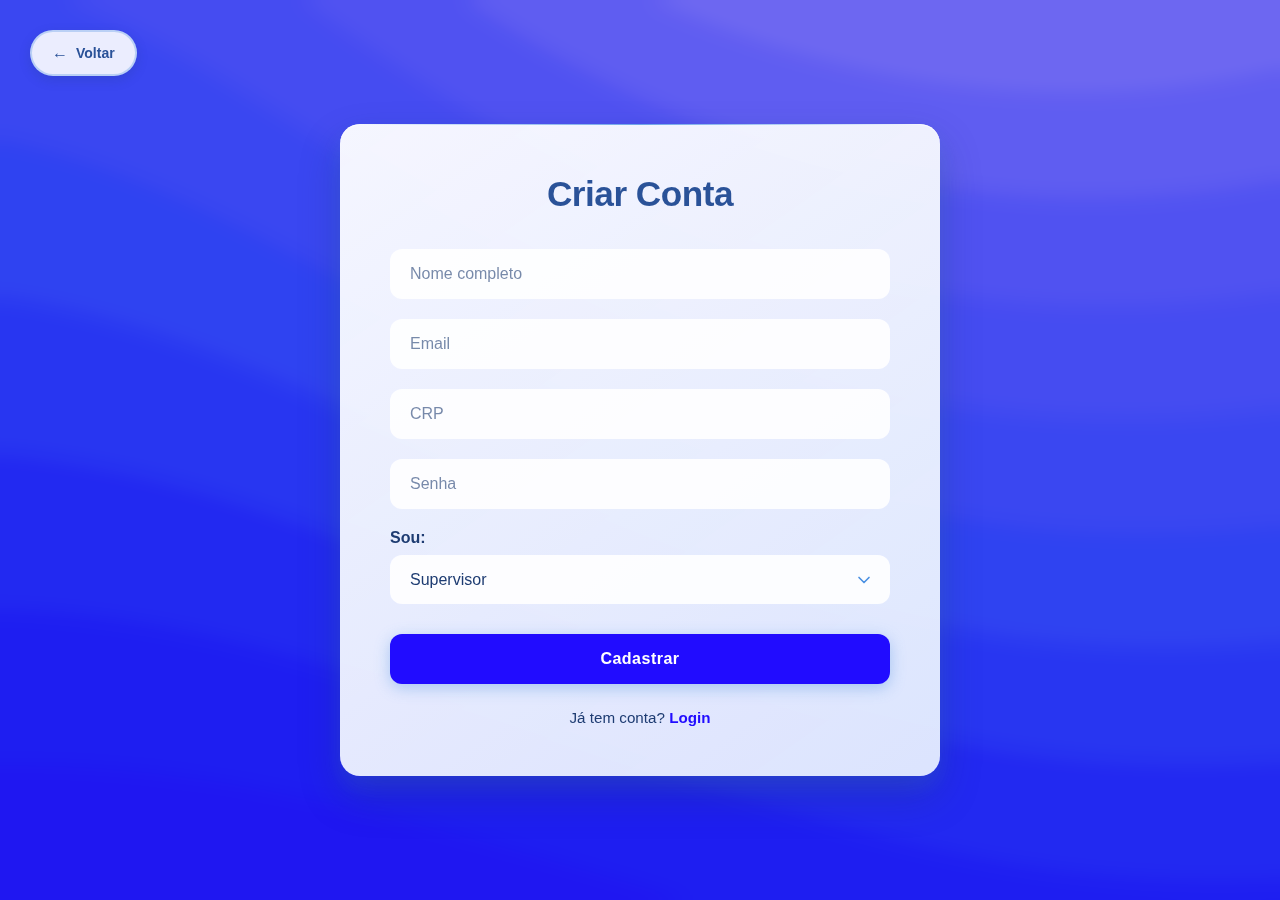
<file: public/cadastro.html>
<!DOCTYPE html>
<html lang="pt-BR">
  <head>
    <meta charset="UTF-8" />
    <meta name="viewport" content="width=device-width, initial-scale=1.0" />
    <title>Cadastro | PsiConecta</title>
    <style>
      * {
        box-sizing: border-box;
        margin: 0;
        padding: 0;
      }
      body {
        background-color: #210cff;
        background-image: url("data:image/svg+xml,%3Csvg xmlns='http://www.w3.org/2000/svg' width='100%25' height='100%25' viewBox='0 0 1600 800'%3E%3Cg %3E%3Cpath fill='%232014ff' d='M486 705.8c-109.3-21.8-223.4-32.2-335.3-19.4C99.5 692.1 49 703 0 719.8V800h843.8c-115.9-33.2-230.8-68.1-347.6-92.2C492.8 707.1 489.4 706.5 486 705.8z'/%3E%3Cpath fill='%231f1bff' d='M1600 0H0v719.8c49-16.8 99.5-27.8 150.7-33.5c111.9-12.7 226-2.4 335.3 19.4c3.4 0.7 6.8 1.4 10.2 2c116.8 24 231.7 59 347.6 92.2H1600V0z'/%3E%3Cpath fill='%232327ff' d='M478.4 581c3.2 0.8 6.4 1.7 9.5 2.5c196.2 52.5 388.7 133.5 593.5 176.6c174.2 36.6 349.5 29.2 518.6-10.2V0H0v574.9c52.3-17.6 106.5-27.7 161.1-30.9C268.4 537.4 375.7 554.2 478.4 581z'/%3E%3Cpath fill='%232a36ff' d='M0 0v429.4c55.6-18.4 113.5-27.3 171.4-27.7c102.8-0.8 203.2 22.7 299.3 54.5c3 1 5.9 2 8.9 3c183.6 62 365.7 146.1 562.4 192.1c186.7 43.7 376.3 34.4 557.9-12.6V0H0z'/%3E%3Cpath fill='%233244FF' d='M181.8 259.4c98.2 6 191.9 35.2 281.3 72.1c2.8 1.1 5.5 2.3 8.3 3.4c171 71.6 342.7 158.5 531.3 207.7c198.8 51.8 403.4 40.8 597.3-14.8V0H0v283.2C59 263.6 120.6 255.7 181.8 259.4z'/%3E%3Cpath fill='%233e49ff' d='M1600 0H0v136.3c62.3-20.9 127.7-27.5 192.2-19.2c93.6 12.1 180.5 47.7 263.3 89.6c2.6 1.3 5.1 2.6 7.7 3.9c158.4 81.1 319.7 170.9 500.3 223.2c210.5 61 430.8 49 636.6-16.6V0z'/%3E%3Cpath fill='%234a4eff' d='M454.9 86.3C600.7 177 751.6 269.3 924.1 325c208.6 67.4 431.3 60.8 637.9-5.3c12.8-4.1 25.4-8.4 38.1-12.9V0H288.1c56 21.3 108.7 50.6 159.7 82C450.2 83.4 452.5 84.9 454.9 86.3z'/%3E%3Cpath fill='%235655ff' d='M1600 0H498c118.1 85.8 243.5 164.5 386.8 216.2c191.8 69.2 400 74.7 595 21.1c40.8-11.2 81.1-25.2 120.3-41.7V0z'/%3E%3Cpath fill='%236761ff' d='M1397.5 154.8c47.2-10.6 93.6-25.3 138.6-43.8c21.7-8.9 43-18.8 63.9-29.5V0H643.4c62.9 41.7 129.7 78.2 202.1 107.4C1020.4 178.1 1214.2 196.1 1397.5 154.8z'/%3E%3Cpath fill='%23776DFF' d='M1315.3 72.4c75.3-12.6 148.9-37.1 216.8-72.4h-723C966.8 71 1144.7 101 1315.3 72.4z'/%3E%3C/g%3E%3C/svg%3E");
        background-attachment: fixed;
        background-size: cover;
        background-position: center;
        position: relative;
        font-family: "Segoe UI", Tahoma, Geneva, Verdana, sans-serif;
        min-height: 100vh;
        display: flex;
        justify-content: center;
        align-items: center;
        padding: 20px 0;
      }

      body::before {
        content: "";
        position: absolute;
        top: 0;
        left: 0;
        width: 100%;
        height: 100%;
        background: rgba(30, 60, 114, 0.1);
        backdrop-filter: blur(10px);
        z-index: 0;
        pointer-events: none;
      }

      .back-button {
        position: absolute;
        top: 30px;
        left: 30px;
        z-index: 2;
        background: rgba(255, 255, 255, 0.9);
        border: 2px solid rgba(74, 144, 226, 0.3);
        border-radius: 50px;
        padding: 12px 20px;
        color: #2a5298;
        text-decoration: none;
        font-weight: 600;
        font-size: 14px;
        transition: all 0.3s ease;
        display: flex;
        align-items: center;
        gap: 8px;
        box-shadow: 0 4px 12px rgba(30, 60, 114, 0.2);
      }

      .back-button:hover {
        background: rgba(255, 255, 255, 1);
        border-color: #4a90e2;
        transform: translateY(-2px);
        box-shadow: 0 6px 16px rgba(30, 60, 114, 0.3);
      }

      .back-button::before {
        content: "←";
        font-size: 16px;
        font-weight: bold;
      }

      .form-container {
        position: relative;
        z-index: 1;
        background: linear-gradient(
          145deg,
          rgba(255, 255, 255, 0.95),
          rgba(240, 248, 255, 0.9)
        );
        padding: 50px;
        border-radius: 20px;
        max-width: 600px;
        margin: auto;
        box-shadow: 0 20px 40px rgba(30, 60, 114, 0.3),
          0 10px 20px rgba(74, 144, 226, 0.2),
          inset 0 1px 0 rgba(255, 255, 255, 0.8);
        display: flex;
        flex-direction: column;
        justify-content: center;
        min-height: 70vh;
      }

      .form-container h2 {
        font-size: 2.2rem;
        margin-bottom: 35px;
        background: linear-gradient(#2a5298);
        -webkit-background-clip: text;
        -webkit-text-fill-color: transparent;
        background-clip: text;
        text-align: center;
        font-weight: 600;
        letter-spacing: -0.5px;
      }

      .form-container input,
      .form-container select {
        width: 100%;
        padding: 16px 20px;
        margin-bottom: 20px;
        border: none;
        border-radius: 12px;
        font-size: 16px;
        background: rgba(255, 255, 255, 0.9);
        transition: all 0.3s ease;
        color: #1e3c72;
      }

      .form-container input:focus,
      .form-container select:focus {
        outline: none;
        box-shadow: 0 0 0 3px rgba(74, 144, 226, 0.1);
        background: rgba(255, 255, 255, 1);
      }

      .form-container input::placeholder {
        color: rgba(30, 60, 114, 0.6);
      }

      .form-container label {
        display: block;
        margin-bottom: 8px;
        color: #1e3c72;
        font-weight: 600;
        font-size: 16px;
      }

      .form-container select {
        cursor: pointer;
        appearance: none;
        background-image: url("data:image/svg+xml;charset=UTF-8,%3csvg xmlns='http://www.w3.org/2000/svg' viewBox='0 0 24 24' fill='none' stroke='%234a90e2' stroke-width='2' stroke-linecap='round' stroke-linejoin='round'%3e%3cpolyline points='6,9 12,15 18,9'%3e%3c/polyline%3e%3c/svg%3e");
        background-repeat: no-repeat;
        background-position: right 16px center;
        background-size: 20px;
        padding-right: 50px;
      }

      .form-container select option {
        background: white;
        color: #1e3c72;
        padding: 10px;
      }

      .form-container button {
        width: 100%;
        padding: 16px;
        background-color: #210cff;
        color: white;
        border: none;
        border-radius: 12px;
        font-size: 16px;
        font-weight: 600;
        cursor: pointer;
        transition: all 0.3s ease;
        box-shadow: 0 4px 15px rgba(74, 144, 226, 0.4);
        letter-spacing: 0.5px;
        margin-top: 10px;
      }

      .form-container button:hover {
        transform: translateY(-2px);
        box-shadow: 0 6px 20px rgba(74, 144, 226, 0.5);
      }

      .form-container button:active {
        transform: translateY(0);
      }

      .form-container p {
        margin-top: 25px;
        text-align: center;
        font-size: 0.95rem;
        color: #1e3c72;
      }

      .form-container a {
        color: #210cff;
        text-decoration: none;
        font-weight: 600;
        transition: color 0.3s ease;
      }

      .form-container a:hover {
        color: #2a5298;
        text-decoration: underline;
      }

      /* Efeito de brilho sutil no container */
      .form-container::before {
        content: "";
        position: absolute;
        top: 0;
        left: 0;
        right: 0;
        height: 1px;
        background: linear-gradient(
          90deg,
          transparent,
          rgba(74, 144, 226, 0.8),
          transparent
        );
        border-radius: 20px 20px 0 0;
      }

      @media (max-width: 600px) {
        .back-button {
          top: 20px;
          left: 20px;
          padding: 10px 16px;
          font-size: 13px;
        }

        .form-container {
          padding: 30px;
          min-height: auto;
          margin: 20px;
          border-radius: 16px;
        }

        .form-container h2 {
          font-size: 1.8rem;
          margin-bottom: 25px;
        }

        .form-container input,
        .form-container select {
          padding: 14px 16px;
          font-size: 15px;
        }

        .form-container button {
          padding: 14px;
          font-size: 15px;
        }
      }
      #crp {
        transition: all 0.3s ease;
      }
    </style>
  </head>
  <body>
    <a href="login.html" class="back-button">Voltar</a>

    <div class="form-container">
      <h2>Criar Conta</h2>

      <form id="cadastroForm">
        <input type="text" id="nome" placeholder="Nome completo" required />
        <input type="email" id="email" placeholder="Email" required />
        <input type="text" id="crp" placeholder="CRP"  />
        <input type="password" id="senha" placeholder="Senha" required />
        <label for="tipoUsuario">Sou:</label>
        <select id="tipoUsuario">
          <option value="supervisor">Supervisor</option>
          <option value="psicologo">Psicólogo</option>
        </select>
        <button type="submit">Cadastrar</button>
      </form>
      <p>Já tem conta? <a href="login.html">Login</a></p>
    </div>

    <script>
      const API_BASE = "https://willing-brett-psiconecta-48c1f0c2.koyeb.app";

      const form = document.getElementById("cadastroForm");

      const tipoUsuarioSelect = document.getElementById("tipoUsuario");
      const crpInput = document.getElementById("crp"); // Pega o input do CRP diretamente

      tipoUsuarioSelect.addEventListener("change", () => {
    if (tipoUsuarioSelect.value === "psicologo") {
      crpInput.style.display = "none"; // Usa a variável correta
      crpInput.value = "";             // Usa a variável correta
    } else {
      crpInput.style.display = "block"; // Usa a variável correta
    }
});


      form.addEventListener("submit", async (event) => {
        event.preventDefault();

        const nome = document.getElementById("nome").value.trim();
        const email = document.getElementById("email").value.trim();
        const crp = document.getElementById("crp").value.trim();
        const senha = document.getElementById("senha").value.trim();
        const tipoUsuario = document.getElementById("tipoUsuario").value; // "psicologo" | "supervisor"

        if (!nome || !email || !senha) {
    alert("Por favor, preencha nome, email e senha.");
    return;
}
// Valida o CRP apenas se o tipo for "supervisor"
if (tipoUsuario === "supervisor" && !crp) {
    alert("Por favor, preencha o campo CRP para o supervisor.");
    return;
}


        // Escolhe o endpoint conforme o tipo
        const path =
          tipoUsuario === "psicologo" ? "/psicologos" : "/supervisores"; // ajuste este else se o endpoint de supervisor for diferente ou ainda não existir

        const url = `${API_BASE}${path}`;

        // Monte o payload de acordo com o contrato do endpoint
        // Campos mínimos: adapte se a API exigir mais (telefone, cidade, uf, etc.)
        const dados = {
          nome,
          email,
          senha,
          crp,
          // Exemplos de campos opcionais; inclua inputs no form se quiser coletá-los já aqui
          dataNascimento: null,
          fotoPerfil: null,
          areaDesejada: null,
          telefone: null,
          cidade: null,
          uf: null,
        };

        try {
          console.log("POST", url, dados);
          const resposta = await fetch(url, {
            method: "POST",
            headers: { "Content-Type": "application/json" },
            body: JSON.stringify(dados),
          });

          if (!resposta.ok) {
            let msg = "";
            try {
              msg = (await resposta.json()).message;
            } catch {
              msg = await resposta.text();
            }
            alert(`Erro no cadastro: HTTP ${resposta.status} ${msg || ""}`);
            return;
          }

          alert("Cadastro realizado com sucesso!");
          window.location.href = "login.html";
        } catch (e) {
          console.error("Erro na comunicação:", e);
          alert("Erro ao comunicar com o servidor.");
        }
      });
    </script>
  </body>
</html>
</file>
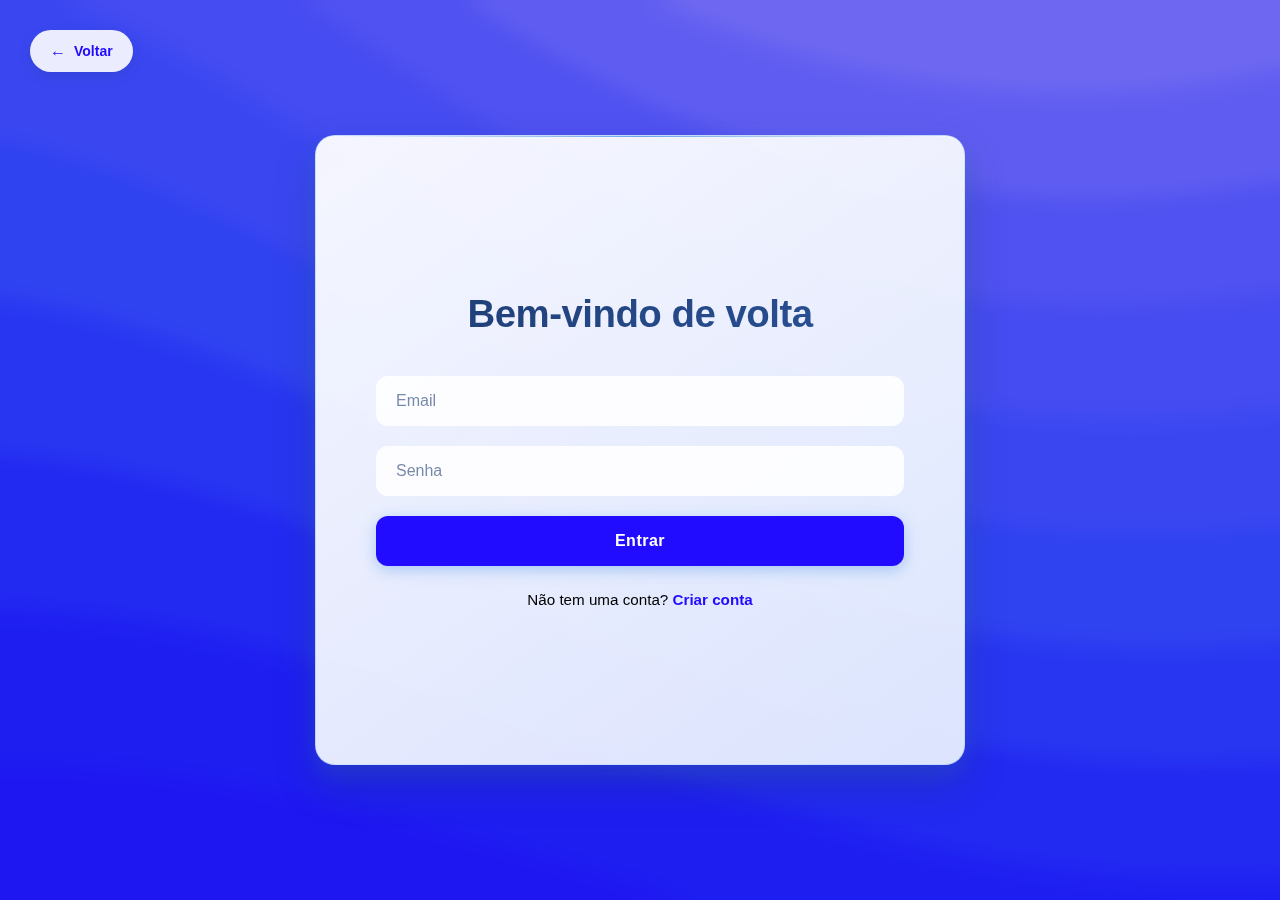
<file: public/dashboard-psi.html>
<!DOCTYPE html>
<html lang="pt-BR">
  <head>
    <meta charset="UTF-8" />
    <meta name="viewport" content="width=device-width, initial-scale=1.0" />
    <title>PsicoSuper - Dashboard Psicólogo</title>

    <link rel="stylesheet" href="../src/styles/global.css" />
    <link rel="stylesheet" href="../src/styles/chat.css" />
    <link rel="stylesheet" href="../src/styles/dashboard-psicologo.css" />

    <link
      href="https://cdnjs.cloudflare.com/ajax/libs/font-awesome/6.0.0/css/all.min.css"
      rel="stylesheet"
    />
  </head>
  <body>
    <div class="dashboard">
      <!-- Sidebar -->
      <aside class="sidebar" id="sidebar">
        <div class="sidebar-header">
          <div class="logo">
            <div class="logo-icon">
              <i class="fas fa-users"></i>
            </div>
            <div class="logo-text">
              <h2>Psicologo</h2>
              <p>Dashboard</p>
            </div>
          </div>
        </div>

        <nav class="sidebar-nav">
          <ul class="nav-menu">
            <li class="nav-item">
              <button class="nav-button active" data-tab="search">
                <i class="fas fa-search"></i>
                <span>Procurar Supervisores</span>
              </button>
            </li>
            <li class="nav-item">
              <button class="nav-button" data-tab="requests">
                <i class="fas fa-user-check"></i>
                <span>Solicitações</span>
              </button>
            </li>
            <li class="nav-item">
              <button class="nav-button" data-tab="conversations">
                <i class="fas fa-comments"></i>
                <span>Conversas</span>
              </button>
            </li>
            <li class="nav-item">
              <button class="nav-button" data-tab="profile">
                <i class="fas fa-user"></i>
                <span>Perfil</span>
              </button>
            </li>
            <li class="nav-item">
              <button class="nav-button" id="logout-btn">
                <i class="fas fa-sign-out-alt"></i>
                <span>Sair</span>
              </button>
            </li>
          </ul>
        </nav>
      </aside>

      <!-- Main Content -->
      <main class="main-content">
        <!-- Header -->
        <header class="header">
          <button class="sidebar-toggle" id="sidebar-toggle">
            <i class="fas fa-bars"></i>
          </button>
          <div class="header-user">
            <span id="user-welcome">Bem-vindo</span>
          </div>
        </header>

        <!-- Content Area -->
        <div class="content">
          <!-- Procurar Supervisores -->
          <section class="tab-content active" id="search-tab">
            <div class="page-header">
              <h1>Procurar Supervisores</h1>
              <p>
                Encontre supervisores especializados na sua área de interesse
              </p>
            </div>

            <div class="search-container">
              <div class="search-input-wrapper">
                <i class="fas fa-search search-icon"></i>
                <input
                  type="text"
                  id="search-input"
                  placeholder="Buscar por nome ou área de atuação..."
                  class="search-input"
                />
              </div>
            </div>

            <div class="supervisors-grid" id="supervisors-grid">
              <!-- Cards serão inseridos via JavaScript -->
            </div>

            <div class="no-results" id="no-results" style="display: none">
              <i class="fas fa-search"></i>
              <p>Nenhum supervisor encontrado</p>
            </div>
          </section>

          <!-- Solicitações -->
          <section class="tab-content" id="requests-tab">
            <div class="page-header">
              <h1>Solicitações</h1>
              <p>Acompanhe suas solicitações de supervisão</p>
            </div>

            <!-- Aqui ficará a lista das solicitações -->
            <div id="requests-list"></div>

            <!-- Estado vazio, quando não tiver solicitações -->
            <div class="empty-state" id="requests-empty-state">
              <i class="fas fa-user-check"></i>
              <h3>Nenhuma solicitação por enquanto</h3>
              <p>Suas solicitações de supervisão aparecerão aqui</p>
            </div>
          </section>

          <!-- Conversas -->
          <section class="tab-content" id="conversations-tab">
            <div class="page-header">
              <h1>Conversas</h1>
              <p>Suas conversas com supervisores</p>
            </div>

            <div class="empty-state" id="conversations-empty-state">
              <i class="fas fa-comments"></i>
              <h3>Nenhuma conversa iniciada</h3>
              <p>Suas conversas aparecerão aqui</p>
            </div>

            <div id="chat-container" class="chat" style="display: none">
              <aside class="chat-sidebar">
                <div id="contact-list" class="contact-list"></div>
              </aside>
              <section class="chat-main">
                <header class="chat-header" id="chat-header">
                  Selecione uma conversa
                </header>
                <div id="chat-messages" class="chat-messages"></div>
                <footer
                  class="chat-input"
                  id="chat-input-area"
                  style="display: none"
                >
                  <input
                    type="text"
                    id="inputMensagem"
                    class="chat-input-field"
                    placeholder="Digite uma mensagem..."
                  />
                  <button id="send-btn" class="chat-send-btn">Enviar</button>
                </footer>
              </section>
            </div>
          </section>

          <!-- Perfil -->
          <section class="tab-content" id="profile-tab">
            <div class="page-header">
              <h1>Meu Perfil</h1>
              <p>Gerencie suas informações pessoais e profissionais.</p>
            </div>
            <div class="profile-card">
              <!-- O conteúdo será injetado pelo JavaScript -->
              <p>Carregando perfil...</p>
            </div>
          </section>
        </div>
      </main>
    </div>

    <script type="module" src="../src/pages/psicologo/index.js"></script>
  </body>
</html>
</file>
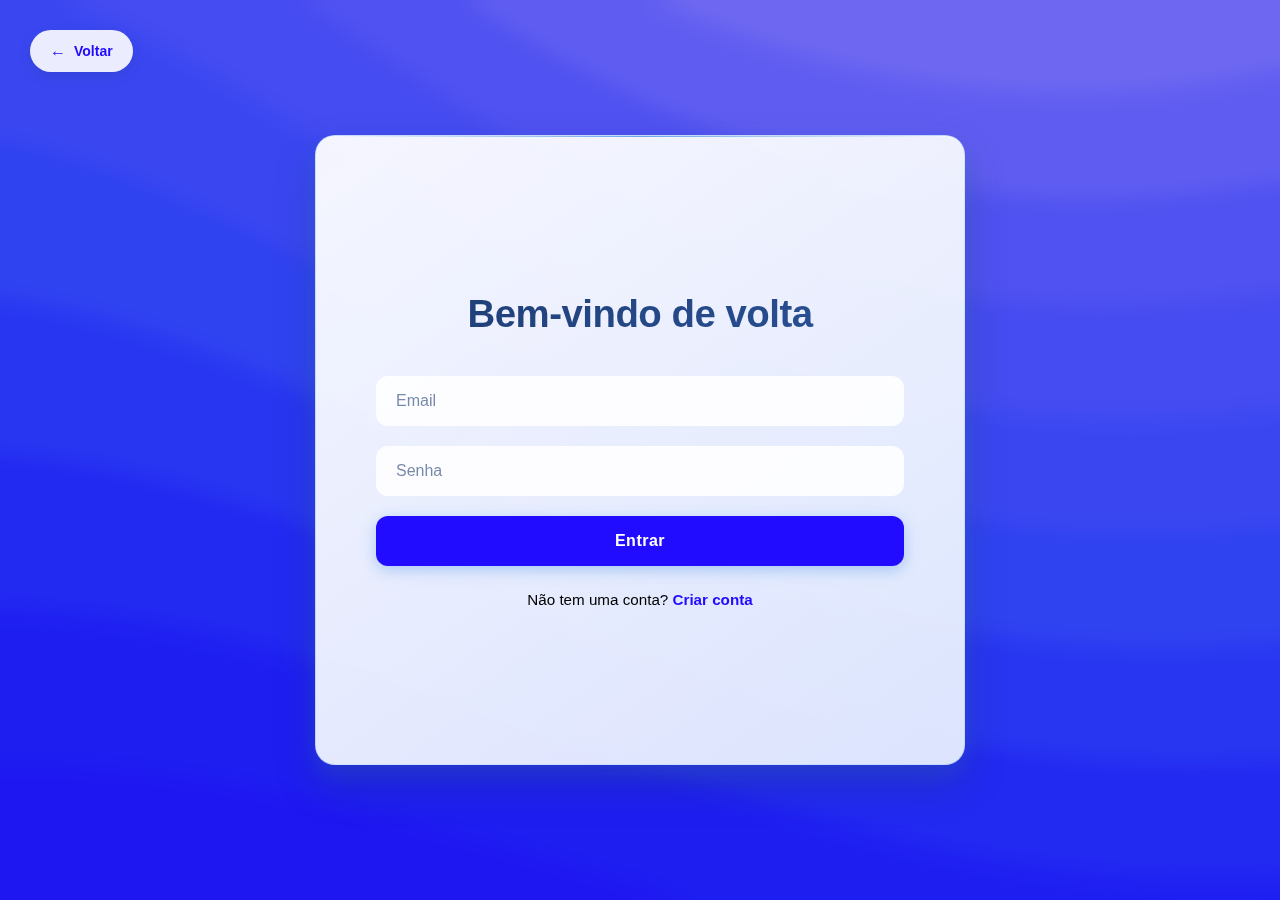
<file: public/dashboard-sup.html>
<!DOCTYPE html>
<html lang="pt-BR">
  <head>
    <meta charset="UTF-8" />
    <meta name="viewport" content="width=device-width, initial-scale=1.0" />
    <title>PsicoSuper - Dashboard Supervisor</title>
    <link rel="stylesheet" href="styles/global.css" />
    <link rel="stylesheet" href="styles/chat.css" />
    <link rel="stylesheet" href="styles/dashboard-supervisor.css" />

    <link
      href="https://cdnjs.cloudflare.com/ajax/libs/font-awesome/6.0.0/css/all.min.css"
      rel="stylesheet"
    />
  </head>
  <body>
    <div class="dashboard">
      <!-- Sidebar -->
      <aside class="sidebar" id="sidebar">
        <div class="sidebar-header">
          <div class="logo">
            <div class="logo-icon">
              <i class="fas fa-user-tie"></i>
            </div>
            <div class="logo-text">
              <h2>Supervisor</h2>
              <p>Dashboard</p>
            </div>
          </div>
        </div>

        <nav class="sidebar-nav">
          <ul class="nav-menu">
            <li class="nav-item">
              <button class="nav-button active" data-tab="agenda">
                <i class="fas fa-calendar-alt"></i>
                <span>Agenda</span>
              </button>
            </li>
            <li class="nav-item">
              <button class="nav-button" data-tab="solicitacoes">
                <i class="fas fa-users"></i>
                <span>Solicitações</span>
              </button>
            </li>
            <li class="nav-item">
              <button class="nav-button" data-tab="conversations">
                <i class="fas fa-comments"></i>
                <span>Conversas</span>
              </button>
            </li>
            <li class="nav-item">
              <button class="nav-button" data-tab="perfil">
                <i class="fas fa-user"></i>
                <span>Perfil</span>
              </button>
            </li>
            <li class="nav-item">
              <button class="nav-button" id="logout-btn">
                <i class="fas fa-sign-out-alt"></i>
                <span>Sair</span>
              </button>
            </li>
          </ul>
        </nav>
      </aside>

      <!-- Main Content -->
      <main class="main-content">
        <!-- Header -->
        <header class="header">
          <button class="sidebar-toggle" id="sidebar-toggle">
            <i class="fas fa-bars"></i>
          </button>
          <div class="header-user">
            <span id="user-welcome">Bem-vindo</span>
          </div>
        </header>

        <!-- Content Area -->
        <div class="content">
          <!-- Agenda -->
          <section class="tab-content active" id="agenda-tab">
            <div class="page-header">
              <h1>Agenda</h1>
              <p>Gerencie seus compromissos e supervisões</p>
            </div>

            <div class="agenda-grid">
              <div class="agenda-card">
                <div class="card-header">
                  <h3>
                    <i class="fas fa-calendar-alt"></i> Próximos Compromissos
                  </h3>
                </div>
                <div class="card-content">
                  <div id="proximos-compromissos">
                    <!-- Compromissos serão inseridos via JavaScript -->
                  </div>
                </div>
              </div>

              <div class="agenda-card">
                <div class="card-header">
                  <h3><i class="fas fa-chart-line"></i> Resumo do Dia</h3>
                </div>
                <div class="card-content">
                  <div class="summary-item">
                    <span>Supervisões agendadas</span>
                    <span class="summary-value" id="supervisoes-count">3</span>
                  </div>
                  <div class="summary-item">
                    <span>Solicitações pendentes</span>
                    <span class="summary-value" id="solicitacoes-count">2</span>
                  </div>
                  <div class="summary-item">
                    <span>Conversas não lidas</span>
                    <span class="summary-value" id="conversations-count">1</span>
                  </div>
                </div>
              </div>
            </div>

            <div class="calendar-container">
              <div class="calendar-header">
                <h3>Calendário</h3>
                <div class="calendar-nav">
                  <button id="prev-month">
                    <i class="fas fa-chevron-left"></i>
                  </button>
                  <span id="current-month"></span>
                  <button id="next-month">
                    <i class="fas fa-chevron-right"></i>
                  </button>
                </div>
              </div>
              <div id="calendar-grid" class="calendar-grid"></div>
            </div>
          </section>

          <!-- Solicitações -->
          <section class="tab-content" id="solicitacoes-tab">
            <div class="page-header">
              <h1>Solicitações</h1>
              <p>Gerencie as solicitações de supervisão</p>
            </div>

            <div id="solicitacoes-list" class="solicitacoes-container">
              <!-- Solicitações serão inseridas via JavaScript -->
            </div>

            <div
              class="empty-state"
              id="solicitacoes-empty-state"
              style="display: none"
            >
              <i class="fas fa-users"></i>
              <h3>Nenhuma solicitação</h3>
              <p>Suas solicitações de supervisão aparecerão aqui</p>
            </div>
          </section>

          <!-- Conversas -->
          <section class="tab-content" id="conversations-tab">
            <div class="page-header">
              <h1>Conversas</h1>
              <p>Suas conversas com psicólogos</p>
            </div>

            <div class="empty-state" id="conversations-empty-state">
              <i class="fas fa-comments"></i>
              <h3>Nenhuma conversa iniciada</h3>
              <p>Suas conversas aparecerão aqui</p>
            </div>

            <div id="chat-container" class="chat" style="display: none">
              <aside class="chat-sidebar">
                <div id="contact-list" class="contact-list"></div>
              </aside>
              <section class="chat-main">
                <header class="chat-header" id="chat-header">
                  Selecione uma conversa
                </header>
                <div id="chat-messages" class="chat-messages"></div>
                <footer
                  class="chat-input"
                  id="chat-input-area"
                  style="display: none"
                >
                  <input
                    type="text"
                    id="inputMensagem"
                    class="chat-input-field"
                    placeholder="Digite uma mensagem..."
                  />
                  <button id="send-btn" class="chat-send-btn">Enviar</button>
                </footer>
              </section>
            </div>
          </section>

          <!-- Perfil -->
          <section class="tab-content" id="perfil-tab">
            <div class="page-header">
              <h1>Perfil</h1>
              <p>Suas informações pessoais</p>
            </div>

            <div class="profile-card">
              <div class="profile-header">
                <div class="profile-avatar">
                  <i class="fas fa-user"></i>
                </div>
                <div class="profile-info">
                </div>
              </div>
              <div class="profile-details">
                <div class="detail-item">
                  <i class="fas fa-user"></i>
                  <div>
                  </div>
                </div>
                <div class="detail-item">
                  <i class="fas fa-envelope"></i>
                  <div>
                  </div>
                </div>
                <div class="detail-item">
                  <i class="fas fa-id-card"></i>
                  <div>
                  </div>
                </div>
              </div>
              <div class="profile-actions">
              </div>
            </div>
          </section>
        </div>
      </main>
    </div>

    <script type="module" src="src/pages/supervisor/index.js"></script>
  </body>
</html>
</file>
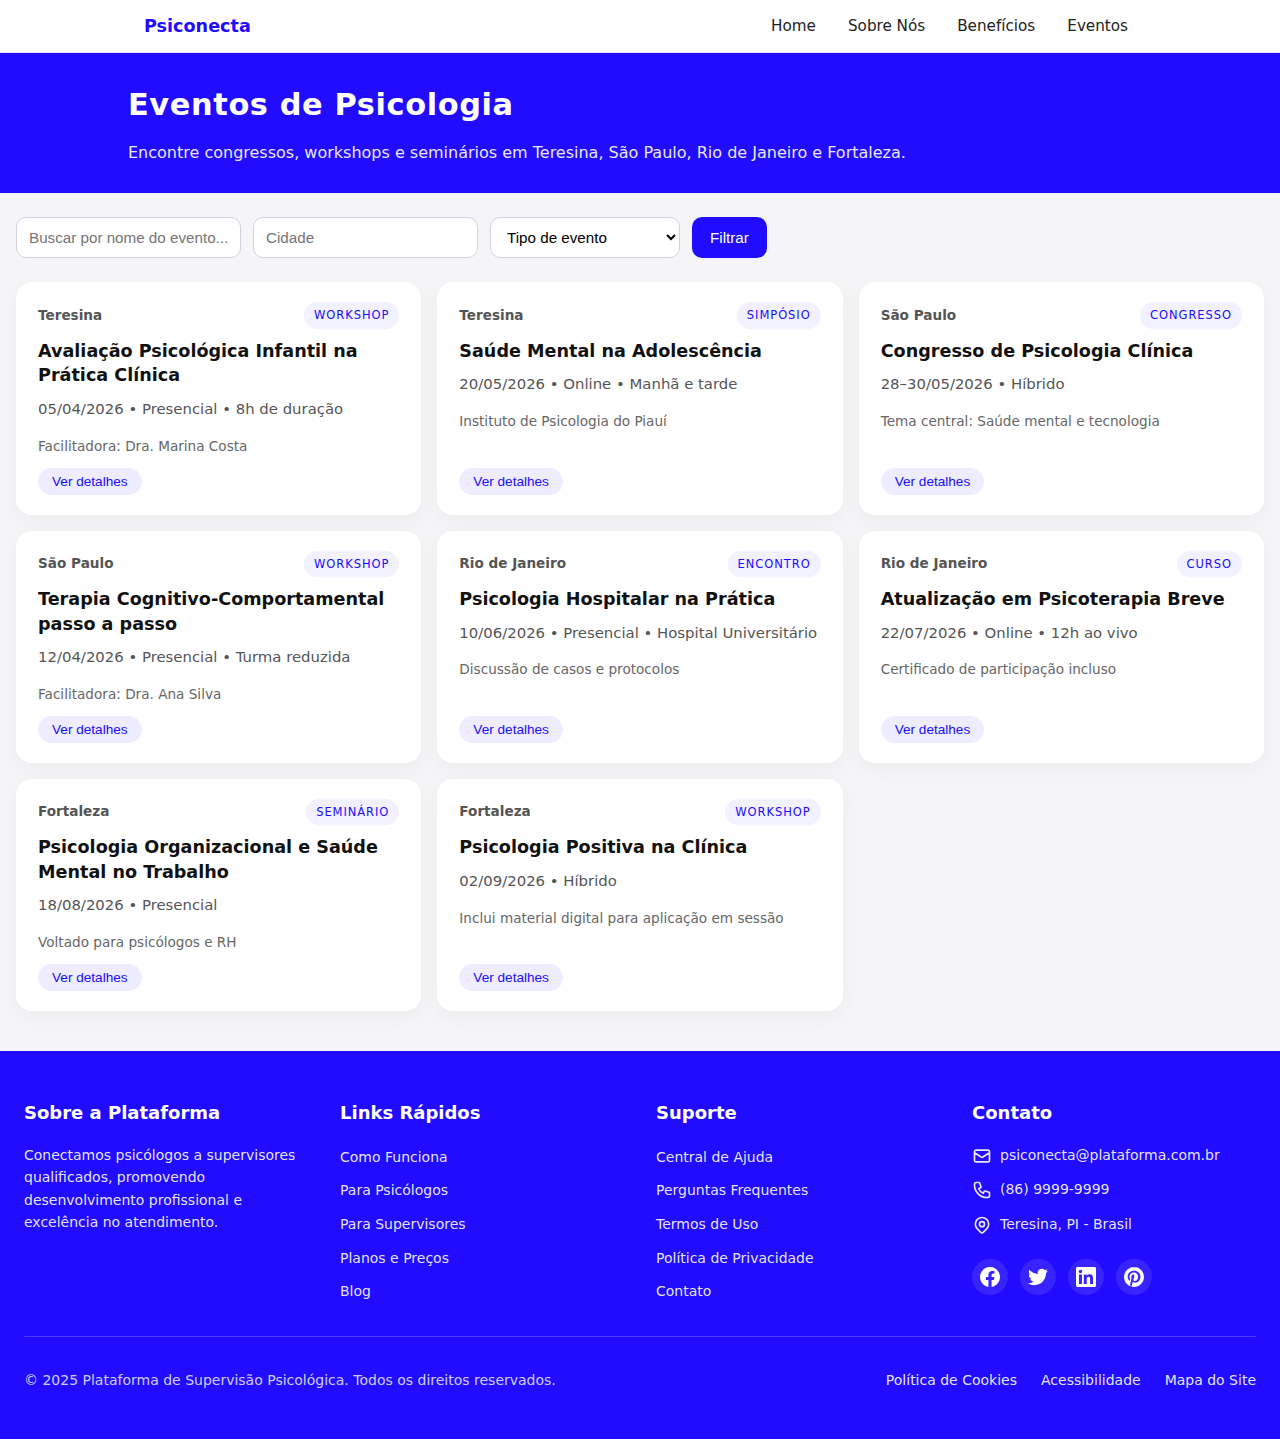
<file: public/evento.html>
<!DOCTYPE html>
<html lang="pt-BR">
<head>
  <meta charset="UTF-8" />
  <title>Psiconecta - Eventos de Psicologia</title>
  <link rel="stylesheet" href="styles/index.css">
  <style>
    :root {
      --primary: #210cff;
    }

    * {
      box-sizing: border-box;
    }

    body {
      margin: 0;
      font-family: system-ui, -apple-system, BlinkMacSystemFont, "Segoe UI", sans-serif;
      background: #f5f5f7;
      color: #111;
    }

    /* NAV TOP */
    header.site-header {
      background: #ffffff;
      border-bottom: 1px solid #e2e2e8;
      position: sticky;
      top: 0;
      z-index: 10;
    }

    .navigation {
      max-width: 1024px;
      margin: 0 auto;
      padding: 12px 16px;
      display: flex;
      align-items: center;
      justify-content: space-between;
    }

    .logo {
      font-weight: 600;
      color: var(--primary);
      font-size: 1.1rem;
    }

    .nav-list {
      list-style: none;
      display: flex;
      gap: 16px;
      margin: 0;
      padding: 0;
    }

    .nav-link {
      text-decoration: none;
      color: #222;
      font-size: 0.95rem;
      padding: 6px 8px;
      border-radius: 16px;
      transition: background 0.2s, color 0.2s;
    }

    .nav-link:hover {
      background: rgba(33,12,255,0.06);
      color: var(--primary);
    }

    /* HEADER DA PÁGINA */
    .page-header {
      background: var(--primary);
      color: #fff;
      padding: 28px 16px;
    }

    .page-header-inner {
      max-width: 1024px;
      margin: 0 auto;
    }

    .page-header h1 {
      margin: 0;
      font-size: 1.9rem;
      letter-spacing: 0.02em;
    }

    .page-header p {
      margin-top: 10px;
      font-size: 1rem;
      opacity: 0.9;
    }

    /* CONTEÚDO */
    main {
      max-width: 1424px;
      margin: 24px auto 40px;
      padding: 0 16px;
    }

    .filters {
      display: flex;
      flex-wrap: wrap;
      gap: 12px;
      margin-bottom: 24px;
    }

    .filters input,
    .filters select {
      padding: 10px 12px;
      border-radius: 10px;
      border: 1px solid #d2d2de;
      font-size: 0.95rem;
      min-width: 190px;
      background: #fff;
    }

    .filters button {
      background: var(--primary);
      color: #fff;
      border: none;
      border-radius: 10px;
      padding: 10px 18px;
      cursor: pointer;
      font-size: 0.95rem;
    }

    .filters button:hover {
      opacity: 0.9;
    }

    /* CARDS */
    .cards-grid {
      display: grid;
      grid-template-columns: 1fr;
      gap: 16px;
    }

    @media (min-width: 768px) {
      .cards-grid {
        grid-template-columns: repeat(3, 1fr); /* 3 cards por linha */
      }
    }

    .card {
  background: #ffffff;
  border-radius: 16px;
  padding: 20px 22px;
  box-shadow: 0 6px 20px rgba(0,0,0,0.04);
  display: flex;
  flex-direction: column;  /* importante */
  gap: 10px;
  min-height: 140px;
}


    .card-header-line {
      display: flex;
      justify-content: space-between;
      align-items: center;
      font-size: 0.85rem;
      color: #555;
    }

    .card-city {
      font-weight: 600;
    }

    .card-type {
      text-transform: uppercase;
      letter-spacing: 0.08em;
      font-size: 0.72rem;
      color: var(--primary);
      background: rgba(33,12,255,0.06);
      padding: 4px 10px;
      border-radius: 999px;
    }

    .card-title {
      font-size: 1.1rem;
      font-weight: 600;
      line-height: 1.4;
    }

    .card-meta {
      font-size: 0.93rem;
      color: #555;
    }

    .card-footer {
      margin-top: 4px;
      font-size: 0.85rem;
      color: #666;
    }

.card button {
    margin-top: auto;        /* empurra o botão para baixo do card */
    align-self: flex-start;
    border: none;
    border-radius: 999px;
    padding: 6px 14px;
    font-size: 0.85rem;
    cursor: pointer;
    background: rgba(33,12,255,0.08);
    color: var(--primary);
  }
  
  .card button:hover {
    background: rgba(33,12,255,0.16);
  }
  

    /* MODAL (TELA POR CIMA) */
    .modal-overlay {
      position: fixed;
      inset: 0;
      background: rgba(0,0,0,0.45);
      display: none;           /* começa escondido */
      align-items: center;
      justify-content: center;
      z-index: 50;
    }

    .modal-overlay.is-open {
      display: flex;          /* mostra quando adiciona a classe */
    }

    .modal {
      background: #ffffff;
      border-radius: 16px;
      max-width: 520px;
      width: 90%;
      padding: 20px 22px;
      box-shadow: 0 12px 40px rgba(0,0,0,0.25);
    }

    .modal-header {
      display: flex;
      justify-content: space-between;
      align-items: center;
      margin-bottom: 10px;
    }

    .modal-title {
      font-size: 1.2rem;
      font-weight: 600;
    }

    .modal-close {
      border: none;
      background: transparent;
      font-size: 1.2rem;
      cursor: pointer;
      color: #666;
    }

    .modal-body p {
      margin: 6px 0;
      font-size: 0.95rem;
      color: #333;
    }

    .modal-body strong {
      font-weight: 600;
    }
  </style>
</head>
<body>
  <!-- NAV -->
  <header class="site-header">
    <nav class="navigation" role="navigation">
      <div class="logo">Psiconecta</div>
      <ul class="nav-list">
        <li><a href="index.html#home" class="nav-link">Home</a></li>
        <li><a href="index.html#sobre-nos" class="nav-link">Sobre Nós</a></li>
        <li><a href="index.html#beneficios" class="nav-link">Benefícios</a></li>
        <li><a href="eventos.html" class="nav-link">Eventos</a></li>
      </ul>
    </nav>
  </header>

  <!-- HEADER PÁGINA -->
  <section class="page-header">
    <div class="page-header-inner">
      <h1>Eventos de Psicologia</h1>
      <p>Encontre congressos, workshops e seminários em Teresina, São Paulo, Rio de Janeiro e Fortaleza.</p>
    </div>
  </section>

  <!-- CONTEÚDO -->
  <main>
    <!-- FILTROS -->
    <section class="filters">
      <input type="text" placeholder="Buscar por nome do evento..." />
      <input type="text" placeholder="Cidade" />
      <select>
        <option value="">Tipo de evento</option>
        <option value="congresso">Congresso</option>
        <option value="seminario">Seminário</option>
        <option value="workshop">Workshop</option>
        <option value="curso">Curso</option>
      </select>
      <button>Filtrar</button>
    </section>

    <!-- CARDS -->
    <section class="cards-grid">
      <!-- Cada card recebe data-* com infos extras -->
      <article class="card">
        <div class="card-header-line">
          <span class="card-city">Teresina</span>
          <span class="card-type">Workshop</span>
        </div>
        <h2 class="card-title">Avaliação Psicológica Infantil na Prática Clínica</h2>
        <p class="card-meta">05/04/2026 • Presencial • 8h de duração</p>
        <p class="card-footer">Facilitadora: Dra. Marina Costa</p>
        <button class="btn-detalhes"
          data-titulo="Avaliação Psicológica Infantil na Prática Clínica"
          data-cidade="Teresina"
          data-tipo="Workshop"
          data-data="05/04/2026"
          data-formato="Presencial"
          data-carga="8h de duração"
          data-descricao="Foco em instrumentos e técnicas de avaliação infantil, com estudo de casos e discussão em grupo.">
          Ver detalhes
        </button>
      </article>

      <article class="card">
        <div class="card-header-line">
          <span class="card-city">Teresina</span>
          <span class="card-type">Simpósio</span>
        </div>
        <h2 class="card-title">Saúde Mental na Adolescência</h2>
        <p class="card-meta">20/05/2026 • Online • Manhã e tarde</p>
        <p class="card-footer">Instituto de Psicologia do Piauí</p>
        <button class="btn-detalhes"
          data-titulo="Saúde Mental na Adolescência"
          data-cidade="Teresina"
          data-tipo="Simpósio"
          data-data="20/05/2026"
          data-formato="Online"
          data-carga="Período da manhã e tarde"
          data-descricao="Discussão de desafios atuais da adolescência, automutilação, uso de redes sociais e estratégias de intervenção.">
          Ver detalhes
        </button>
      </article>

      <!-- SÃO PAULO -->
      <article class="card">
        <div class="card-header-line">
          <span class="card-city">São Paulo</span>
          <span class="card-type">Congresso</span>
        </div>
        <h2 class="card-title">Congresso de Psicologia Clínica</h2>
        <p class="card-meta">28–30/05/2026 • Híbrido</p>
        <p class="card-footer">Tema central: Saúde mental e tecnologia</p>
        <button class="btn-detalhes"
          data-titulo="Congresso de Psicologia Clínica"
          data-cidade="São Paulo"
          data-tipo="Congresso"
          data-data="28–30/05/2026"
          data-formato="Híbrido"
          data-carga="3 dias de programação"
          data-descricao="Palestras, mesas-redondas e workshops sobre o impacto da tecnologia na clínica psicológica.">
          Ver detalhes
        </button>
      </article>

      <article class="card">
        <div class="card-header-line">
          <span class="card-city">São Paulo</span>
          <span class="card-type">Workshop</span>
        </div>
        <h2 class="card-title">Terapia Cognitivo-Comportamental passo a passo</h2>
        <p class="card-meta">12/04/2026 • Presencial • Turma reduzida</p>
        <p class="card-footer">Facilitadora: Dra. Ana Silva</p>
        <button class="btn-detalhes"
          data-titulo="Terapia Cognitivo-Comportamental passo a passo"
          data-cidade="São Paulo"
          data-tipo="Workshop"
          data-data="12/04/2026"
          data-formato="Presencial"
          data-carga="1 dia intensivo"
          data-descricao="Abordagem prática de TCC com foco em formulação de casos, técnicas centrais e planejamento de sessões.">
          Ver detalhes
        </button>
      </article>

      <!-- RIO DE JANEIRO -->
      <article class="card">
        <div class="card-header-line">
          <span class="card-city">Rio de Janeiro</span>
          <span class="card-type">Encontro</span>
        </div>
        <h2 class="card-title">Psicologia Hospitalar na Prática</h2>
        <p class="card-meta">10/06/2026 • Presencial • Hospital Universitário</p>
        <p class="card-footer">Discussão de casos e protocolos</p>
        <button class="btn-detalhes"
          data-titulo="Psicologia Hospitalar na Prática"
          data-cidade="Rio de Janeiro"
          data-tipo="Encontro"
          data-data="10/06/2026"
          data-formato="Presencial"
          data-carga="Tarde inteira"
          data-descricao="Encontro para discussão de casos em contexto hospitalar, comunicação com equipes e famílias.">
          Ver detalhes
        </button>
      </article>

      <article class="card">
        <div class="card-header-line">
          <span class="card-city">Rio de Janeiro</span>
          <span class="card-type">Curso</span>
        </div>
        <h2 class="card-title">Atualização em Psicoterapia Breve</h2>
        <p class="card-meta">22/07/2026 • Online • 12h ao vivo</p>
        <p class="card-footer">Certificado de participação incluso</p>
        <button class="btn-detalhes"
          data-titulo="Atualização em Psicoterapia Breve"
          data-cidade="Rio de Janeiro"
          data-tipo="Curso"
          data-data="22/07/2026"
          data-formato="Online"
          data-carga="12h ao vivo"
          data-descricao="Curso focado em modelos breves de psicoterapia, indicação, manejo e encerramento de processo.">
          Ver detalhes
        </button>
      </article>

      <!-- FORTALEZA -->
      <article class="card">
        <div class="card-header-line">
          <span class="card-city">Fortaleza</span>
          <span class="card-type">Seminário</span>
        </div>
        <h2 class="card-title">Psicologia Organizacional e Saúde Mental no Trabalho</h2>
        <p class="card-meta">18/08/2026 • Presencial</p>
        <p class="card-footer">Voltado para psicólogos e RH</p>
        <button class="btn-detalhes"
          data-titulo="Psicologia Organizacional e Saúde Mental no Trabalho"
          data-cidade="Fortaleza"
          data-tipo="Seminário"
          data-data="18/08/2026"
          data-formato="Presencial"
          data-carga="Dia inteiro"
          data-descricao="Discussão de práticas de promoção de saúde mental e prevenção de adoecimento no ambiente corporativo.">
          Ver detalhes
        </button>
      </article>

      <article class="card">
        <div class="card-header-line">
          <span class="card-city">Fortaleza</span>
          <span class="card-type">Workshop</span>
        </div>
        <h2 class="card-title">Psicologia Positiva na Clínica</h2>
        <p class="card-meta">02/09/2026 • Híbrido</p>
        <p class="card-footer">Inclui material digital para aplicação em sessão</p>
        <button class="btn-detalhes"
          data-titulo="Psicologia Positiva na Clínica"
          data-cidade="Fortaleza"
          data-tipo="Workshop"
          data-data="02/09/2026"
          data-formato="Híbrido"
          data-carga="4 encontros"
          data-descricao="Apresentação de intervenções baseadas em Psicologia Positiva para uso em processos psicoterapêuticos.">
          Ver detalhes
        </button>
      </article>
    </section>
  </main>

  <!-- MODAL -->
  <div class="modal-overlay" id="modal-overlay">
    <div class="modal" role="dialog" aria-modal="true" aria-labelledby="modal-title">
      <div class="modal-header">
        <h2 class="modal-title" id="modal-title">Detalhes do evento</h2>
        <button class="modal-close" id="modal-close" aria-label="Fechar">×</button>
      </div>
      <div class="modal-body">
        <p><strong>Cidade:</strong> <span id="modal-cidade"></span></p>
        <p><strong>Tipo:</strong> <span id="modal-tipo"></span></p>
        <p><strong>Data:</strong> <span id="modal-data"></span></p>
        <p><strong>Formato:</strong> <span id="modal-formato"></span></p>
        <p><strong>Carga horária:</strong> <span id="modal-carga"></span></p>
        <p><strong>Descrição:</strong> <span id="modal-descricao"></span></p>
      </div>
    </div>
  </div>

  
  <footer class="footer">
      <div class="footer-container">
          <div class="footer-grid">
              

              <div class="footer-column">
                  <h3 class="footer-heading">Sobre a Plataforma</h3>
                  <p class="footer-text">
                      Conectamos psicólogos a supervisores qualificados, promovendo desenvolvimento profissional e excelência no atendimento.
                  </p>
              </div>

              <div class="footer-column">
                  <h3 class="footer-heading">Links Rápidos</h3>
                  <ul class="footer-links">
                      <li><a href="#" class="footer-link">Como Funciona</a></li>
                      <li><a href="#" class="footer-link">Para Psicólogos</a></li>
                      <li><a href="#" class="footer-link">Para Supervisores</a></li>
                      <li><a href="#" class="footer-link">Planos e Preços</a></li>
                      <li><a href="#" class="footer-link">Blog</a></li>
                  </ul>
              </div>

              <div class="footer-column">
                  <h3 class="footer-heading">Suporte</h3>
                  <ul class="footer-links">
                      <li><a href="#" class="footer-link">Central de Ajuda</a></li>
                      <li><a href="#" class="footer-link">Perguntas Frequentes</a></li>
                      <li><a href="#" class="footer-link">Termos de Uso</a></li>
                      <li><a href="#" class="footer-link">Política de Privacidade</a></li>
                      <li><a href="#" class="footer-link">Contato</a></li>
                  </ul>
              </div>


              <div class="footer-column">
                  <h3 class="footer-heading">Contato</h3>
                  <ul class="footer-contact">
                      <li class="footer-contact-item">
                          <svg class="footer-icon" fill="none" stroke="currentColor" viewBox="0 0 24 24">
                              <path stroke-linecap="round" stroke-linejoin="round" stroke-width="2" d="M3 8l7.89 5.26a2 2 0 002.22 0L21 8M5 19h14a2 2 0 002-2V7a2 2 0 00-2-2H5a2 2 0 00-2 2v10a2 2 0 002 2z"/>
                          </svg>
                          <span>psiconecta@plataforma.com.br</span>
                      </li>
                      <li class="footer-contact-item">
                          <svg class="footer-icon" fill="none" stroke="currentColor" viewBox="0 0 24 24">
                              <path stroke-linecap="round" stroke-linejoin="round" stroke-width="2" d="M3 5a2 2 0 012-2h3.28a1 1 0 01.948.684l1.498 4.493a1 1 0 01-.502 1.21l-2.257 1.13a11.042 11.042 0 005.516 5.516l1.13-2.257a1 1 0 011.21-.502l4.493 1.498a1 1 0 01.684.949V19a2 2 0 01-2 2h-1C9.716 21 3 14.284 3 6V5z"/>
                          </svg>
                          <span>(86) 9999-9999</span>
                      </li>
                      <li class="footer-contact-item">
                          <svg class="footer-icon" fill="none" stroke="currentColor" viewBox="0 0 24 24">
                              <path stroke-linecap="round" stroke-linejoin="round" stroke-width="2" d="M17.657 16.657L13.414 20.9a1.998 1.998 0 01-2.827 0l-4.244-4.243a8 8 0 1111.314 0z"/>
                              <path stroke-linecap="round" stroke-linejoin="round" stroke-width="2" d="M15 11a3 3 0 11-6 0 3 3 0 016 0z"/>
                          </svg>
                          <span>Teresina, PI - Brasil</span>
                      </li>
                  </ul>

                  <div class="social-links">
                      <a href="#" class="social-link" aria-label="Facebook">
                          <svg fill="currentColor" viewBox="0 0 24 24">
                              <path d="M24 12.073c0-6.627-5.373-12-12-12s-12 5.373-12 12c0 5.99 4.388 10.954 10.125 11.854v-8.385H7.078v-3.47h3.047V9.43c0-3.007 1.792-4.669 4.533-4.669 1.312 0 2.686.235 2.686.235v2.953H15.83c-1.491 0-1.956.925-1.956 1.874v2.25h3.328l-.532 3.47h-2.796v8.385C19.612 23.027 24 18.062 24 12.073z"/>
                          </svg>
                      </a>
                      <a href="#" class="social-link" aria-label="Twitter">
                          <svg fill="currentColor" viewBox="0 0 24 24">
                              <path d="M23.953 4.57a10 10 0 01-2.825.775 4.958 4.958 0 002.163-2.723c-.951.555-2.005.959-3.127 1.184a4.92 4.92 0 00-8.384 4.482C7.69 8.095 4.067 6.13 1.64 3.162a4.822 4.822 0 00-.666 2.475c0 1.71.87 3.213 2.188 4.096a4.904 4.904 0 01-2.228-.616v.06a4.923 4.923 0 003.946 4.827 4.996 4.996 0 01-2.212.085 4.936 4.936 0 004.604 3.417 9.867 9.867 0 01-6.102 2.105c-.39 0-.779-.023-1.17-.067a13.995 13.995 0 007.557 2.209c9.053 0 13.998-7.496 13.998-13.985 0-.21 0-.42-.015-.63A9.935 9.935 0 0024 4.59z"/>
                          </svg>
                      </a>
                      <a href="#" class="social-link" aria-label="LinkedIn">
                          <svg fill="currentColor" viewBox="0 0 24 24">
                              <path d="M20.447 20.452h-3.554v-5.569c0-1.328-.027-3.037-1.852-3.037-1.853 0-2.136 1.445-2.136 2.939v5.667H9.351V9h3.414v1.561h.046c.477-.9 1.637-1.85 3.37-1.85 3.601 0 4.267 2.37 4.267 5.455v6.286zM5.337 7.433c-1.144 0-2.063-.926-2.063-2.065 0-1.138.92-2.063 2.063-2.063 1.14 0 2.064.925 2.064 2.063 0 1.139-.925 2.065-2.064 2.065zm1.782 13.019H3.555V9h3.564v11.452zM22.225 0H1.771C.792 0 0 .774 0 1.729v20.542C0 23.227.792 24 1.771 24h20.451C23.2 24 24 23.227 24 22.271V1.729C24 .774 23.2 0 22.222 0h.003z"/>
                          </svg>
                      </a>
                      <a href="#" class="social-link" aria-label="Pinterest">
                          <svg fill="currentColor" viewBox="0 0 24 24">
                              <path d="M12.017 0C5.396 0 .029 5.367.029 11.987c0 5.079 3.158 9.417 7.618 11.162-.105-.949-.199-2.403.041-3.439.219-.937 1.406-5.957 1.406-5.957s-.359-.72-.359-1.781c0-1.663.967-2.911 2.168-2.911 1.024 0 1.518.769 1.518 1.688 0 1.029-.653 2.567-.992 3.992-.285 1.193.6 2.165 1.775 2.165 2.128 0 3.768-2.245 3.768-5.487 0-2.861-2.063-4.869-5.008-4.869-3.41 0-5.409 2.562-5.409 5.199 0 1.033.394 2.143.889 2.741.099.12.112.225.085.345-.09.375-.293 1.199-.334 1.363-.053.225-.172.271-.401.165-1.495-.69-2.433-2.878-2.433-4.646 0-3.776 2.748-7.252 7.92-7.252 4.158 0 7.392 2.967 7.392 6.923 0 4.135-2.607 7.462-6.233 7.462-1.214 0-2.354-.629-2.758-1.379l-.749 2.848c-.269 1.045-1.004 2.352-1.498 3.146 1.123.345 2.306.535 3.55.535 6.607 0 11.985-5.365 11.985-11.987C23.97 5.39 18.592.026 11.985.026L12.017 0z"/>
                          </svg>
                      </a>
                  </div>
              </div>

          </div>

          <div class="footer-bottom">
              <div class="footer-bottom-content">
                  <p class="footer-copyright">© 2025 Plataforma de Supervisão Psicológica. Todos os direitos reservados.</p>
                  <div class="footer-bottom-links">
                      <a href="#" class="footer-link">Política de Cookies</a>
                      <a href="#" class="footer-link">Acessibilidade</a>
                      <a href="#" class="footer-link">Mapa do Site</a>
                  </div>
              </div>
          </div>
      </div>
  </footer>

  <script>
    const overlay = document.getElementById('modal-overlay');
    const closeBtn = document.getElementById('modal-close');

    const spanCidade = document.getElementById('modal-cidade');
    const spanTipo = document.getElementById('modal-tipo');
    const spanData = document.getElementById('modal-data');
    const spanFormato = document.getElementById('modal-formato');
    const spanCarga = document.getElementById('modal-carga');
    const spanDescricao = document.getElementById('modal-descricao');
    const modalTitle = document.getElementById('modal-title');

    function abrirModal(botao) {
      modalTitle.textContent = botao.dataset.titulo;
      spanCidade.textContent = botao.dataset.cidade;
      spanTipo.textContent = botao.dataset.tipo;
      spanData.textContent = botao.dataset.data;
      spanFormato.textContent = botao.dataset.formato;
      spanCarga.textContent = botao.dataset.carga;
      spanDescricao.textContent = botao.dataset.descricao;

      overlay.classList.add('is-open');
    }

    function fecharModal() {
      overlay.classList.remove('is-open');
    }

    document.querySelectorAll('.btn-detalhes').forEach(btn => {
      btn.addEventListener('click', () => abrirModal(btn));
    });

    closeBtn.addEventListener('click', fecharModal);

    overlay.addEventListener('click', (event) => {
      if (event.target === overlay) {
        fecharModal();
      }
    });

    document.addEventListener('keydown', (event) => {
      if (event.key === 'Escape') {
        fecharModal();
      }
    });
  </script>
</body>
</html>
</file>
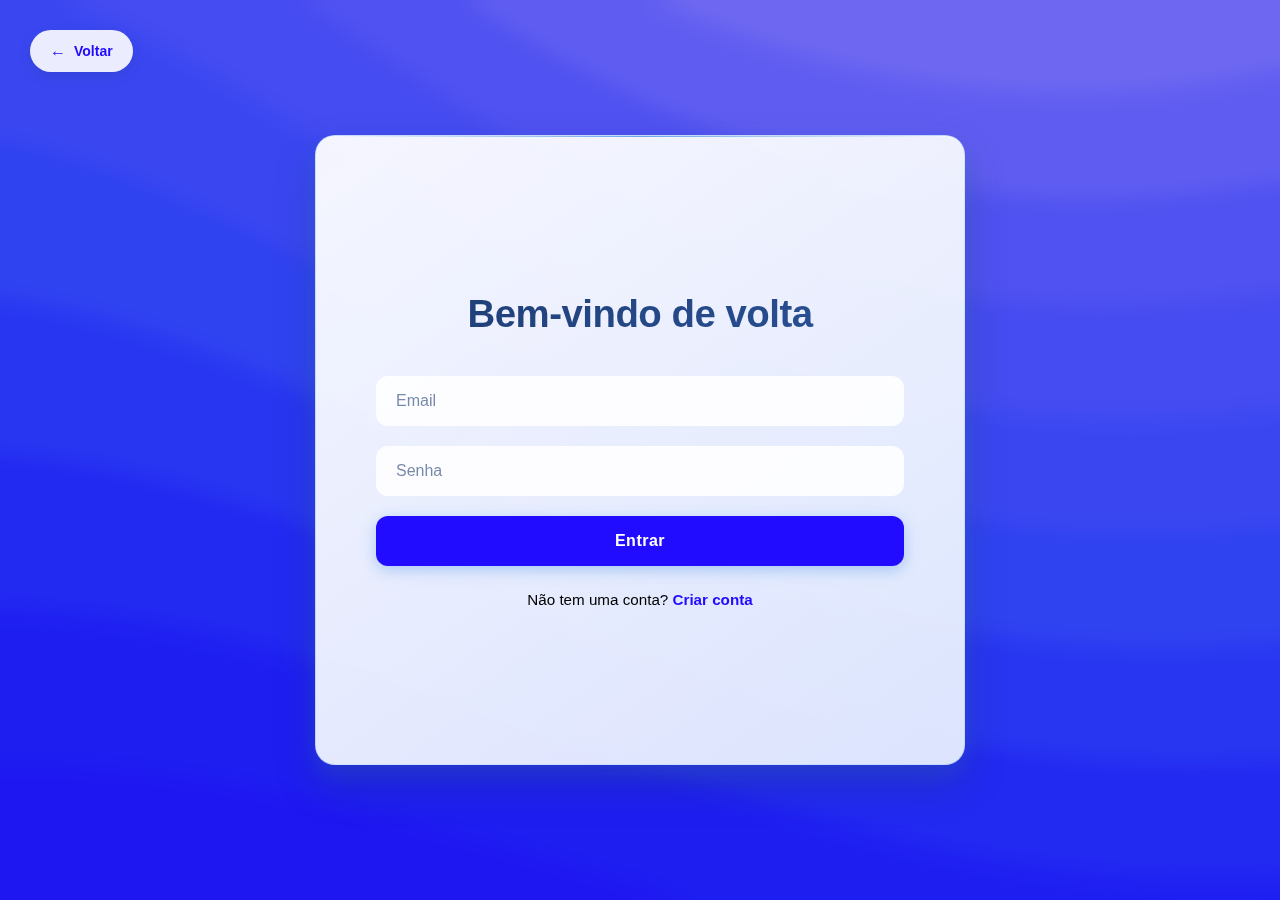
<file: public/login.html>
<!DOCTYPE html>
<html lang="pt-BR">
  <head>
    <meta charset="UTF-8" />
    <meta name="viewport" content="width=device-width, initial-scale=1.0" />
    <title>Login | PsiConecta</title>
    <style>
      * {
        box-sizing: border-box;
        margin: 0;
        padding: 0;
      }
      body {
        background-color: #210cff;
        background-image: url("data:image/svg+xml,%3Csvg xmlns='http://www.w3.org/2000/svg' width='100%25' height='100%25' viewBox='0 0 1600 800'%3E%3Cg %3E%3Cpath fill='%232014ff' d='M486 705.8c-109.3-21.8-223.4-32.2-335.3-19.4C99.5 692.1 49 703 0 719.8V800h843.8c-115.9-33.2-230.8-68.1-347.6-92.2C492.8 707.1 489.4 706.5 486 705.8z'/%3E%3Cpath fill='%231f1bff' d='M1600 0H0v719.8c49-16.8 99.5-27.8 150.7-33.5c111.9-12.7 226-2.4 335.3 19.4c3.4 0.7 6.8 1.4 10.2 2c116.8 24 231.7 59 347.6 92.2H1600V0z'/%3E%3Cpath fill='%232327ff' d='M478.4 581c3.2 0.8 6.4 1.7 9.5 2.5c196.2 52.5 388.7 133.5 593.5 176.6c174.2 36.6 349.5 29.2 518.6-10.2V0H0v574.9c52.3-17.6 106.5-27.7 161.1-30.9C268.4 537.4 375.7 554.2 478.4 581z'/%3E%3Cpath fill='%232a36ff' d='M0 0v429.4c55.6-18.4 113.5-27.3 171.4-27.7c102.8-0.8 203.2 22.7 299.3 54.5c3 1 5.9 2 8.9 3c183.6 62 365.7 146.1 562.4 192.1c186.7 43.7 376.3 34.4 557.9-12.6V0H0z'/%3E%3Cpath fill='%233244FF' d='M181.8 259.4c98.2 6 191.9 35.2 281.3 72.1c2.8 1.1 5.5 2.3 8.3 3.4c171 71.6 342.7 158.5 531.3 207.7c198.8 51.8 403.4 40.8 597.3-14.8V0H0v283.2C59 263.6 120.6 255.7 181.8 259.4z'/%3E%3Cpath fill='%233e49ff' d='M1600 0H0v136.3c62.3-20.9 127.7-27.5 192.2-19.2c93.6 12.1 180.5 47.7 263.3 89.6c2.6 1.3 5.1 2.6 7.7 3.9c158.4 81.1 319.7 170.9 500.3 223.2c210.5 61 430.8 49 636.6-16.6V0z'/%3E%3Cpath fill='%234a4eff' d='M454.9 86.3C600.7 177 751.6 269.3 924.1 325c208.6 67.4 431.3 60.8 637.9-5.3c12.8-4.1 25.4-8.4 38.1-12.9V0H288.1c56 21.3 108.7 50.6 159.7 82C450.2 83.4 452.5 84.9 454.9 86.3z'/%3E%3Cpath fill='%235655ff' d='M1600 0H498c118.1 85.8 243.5 164.5 386.8 216.2c191.8 69.2 400 74.7 595 21.1c40.8-11.2 81.1-25.2 120.3-41.7V0z'/%3E%3Cpath fill='%236761ff' d='M1397.5 154.8c47.2-10.6 93.6-25.3 138.6-43.8c21.7-8.9 43-18.8 63.9-29.5V0H643.4c62.9 41.7 129.7 78.2 202.1 107.4C1020.4 178.1 1214.2 196.1 1397.5 154.8z'/%3E%3Cpath fill='%23776DFF' d='M1315.3 72.4c75.3-12.6 148.9-37.1 216.8-72.4h-723C966.8 71 1144.7 101 1315.3 72.4z'/%3E%3C/g%3E%3C/svg%3E");
        background-attachment: fixed;
        background-size: cover;
        background-position: center;
        position: relative;
        font-family: "Segoe UI", Tahoma, Geneva, Verdana, sans-serif;
        min-height: 100vh;
        display: flex;
        justify-content: center;
        align-items: center;
        padding: 20px 0;
      }
      body::before {
        content: "";
        position: absolute;
        top: 0;
        left: 0;
        width: 100%;
        height: 100%;
        background: rgba(30, 60, 114, 0.1);
        backdrop-filter: blur(10px);
        z-index: 0;
        pointer-events: none;
      }

      .back-button {
        position: absolute;
        top: 30px;
        left: 30px;
        z-index: 2;
        background: rgba(255, 255, 255, 0.9);
        border: 2px solid rgba(#210cff);
        border-radius: 50px;
        padding: 12px 20px;
        color: #210cff;
        text-decoration: none;
        font-weight: 600;
        font-size: 14px;
        transition: all 0.3s ease;
        display: flex;
        align-items: center;
        gap: 8px;
        box-shadow: 0 4px 12px rgba(30, 60, 114, 0.2);
      }

      .back-button:hover {
        background: rgba(255, 255, 255, 1);
        border-color: #210cff;
        transform: translateY(-2px);
        box-shadow: 0 6px 16px rgba(30, 60, 114, 0.3);
      }

      .back-button::before {
        content: "←";
        font-size: 16px;
        font-weight: bold;
      }

      .form-container {
        position: relative;
        z-index: 1;
        background: linear-gradient(
          145deg,
          rgba(255, 255, 255, 0.95),
          rgba(240, 248, 255, 0.9)
        );
        padding: 50px;
        border-radius: 20px;
        max-width: 600px;
        width: 100%;
        margin: auto;
        box-shadow: 0 20px 40px rgba(30, 60, 114, 0.3),
          0 10px 20px rgba(74, 144, 226, 0.2),
          inset 0 1px 0 rgba(255, 255, 255, 0.8);
        display: flex;
        flex-direction: column;
        justify-content: center;
        min-height: 70vh;
        border: 1px solid rgba(74, 144, 226, 0.2);
      }
      .form-container h2 {
        font-size: 2.2rem;
        margin-bottom: 35px;
        background: linear-gradient(135deg, #1e3c72, #2a5298);
        -webkit-background-clip: text;
        -webkit-text-fill-color: transparent;
        background-clip: text;
        text-align: center;
        font-weight: 600;
        letter-spacing: -0.5px;
      }
      .form-container input {
        width: 100%;
        padding: 16px 20px;
        margin-bottom: 20px;
        border: none;
        border-radius: 12px;
        font-size: 16px;
        background: rgba(255, 255, 255, 0.9);
        transition: all 0.3s ease;
        color: #1e3c72;
      }
      .form-container input:focus {
        outline: none;
        border-color: #210cff;
        box-shadow: 0 0 0 3px rgba(14, 18, 255, 0.1);
        background: rgba(255, 255, 255, 1);
      }
      .form-container input::placeholder {
        color: rgba(30, 60, 114, 0.6);
      }
      .form-container button {
        background-color: #210cff;
        width: 100%;
        padding: 16px;
        color: white;
        border: none;
        border-radius: 12px;
        font-size: 16px;
        font-weight: 600;
        cursor: pointer;
        transition: all 0.3s ease;
        box-shadow: 0 4px 15px rgba(74, 144, 226, 0.4);
        letter-spacing: 0.5px;
      }
      .form-container button:hover {
        background-color: #210cff;
        transform: translateY(-2px);
        box-shadow: 0 6px 20px rgba(74, 144, 226, 0.5);
      }
      .form-container button:active {
        transform: translateY(0);
      }
      .form-container p {
        margin-top: 25px;
        text-align: center;
        font-size: 0.95rem;
        color: #000000;
      }
      .form-container a {
        color: #210cff;
        text-decoration: none;
        font-weight: 600;
        transition: color 0.3s ease;
      }
      .form-container a:hover {
        color: #210cff;
        text-decoration: underline;
      }

      /* Efeito de brilho sutil no container */
      .form-container::before {
        content: "";
        position: absolute;
        top: 0;
        left: 0;
        right: 0;
        height: 1px;
        background: linear-gradient(
          90deg,
          transparent,
          rgba(74, 144, 226, 0.8),
          transparent
        );
        border-radius: 20px 20px 0 0;
      }

      /* Media Queries para Responsividade */
      @media (max-width: 768px) {
        body {
          padding: 15px;
        }

        .back-button {
          top: 20px;
          left: 20px;
          padding: 10px 16px;
          font-size: 13px;
        }

        .form-container {
          padding: 40px 30px;
          min-height: auto;
          max-width: 100%;
          border-radius: 16px;
        }

        .form-container h2 {
          font-size: 1.9rem;
          margin-bottom: 30px;
        }

        .form-container input {
          padding: 14px 18px;
          font-size: 15px;
          margin-bottom: 18px;
        }

        .form-container button {
          padding: 14px;
          font-size: 15px;
        }
      }

      @media (max-width: 480px) {
        body {
          padding: 10px;
        }

        .back-button {
          top: 15px;
          left: 15px;
          padding: 8px 14px;
          font-size: 12px;
          gap: 6px;
        }

        .back-button::before {
          font-size: 14px;
        }

        .form-container {
          padding: 30px 25px;
          border-radius: 12px;
        }

        .form-container h2 {
          font-size: 1.6rem;
          margin-bottom: 25px;
        }

        .form-container input {
          padding: 12px 16px;
          font-size: 14px;
          margin-bottom: 16px;
        }

        .form-container button {
          padding: 12px;
          font-size: 14px;
        }

        .form-container p {
          font-size: 0.9rem;
          margin-top: 20px;
        }
      }

      @media (max-width: 320px) {
        .back-button {
          top: 10px;
          left: 10px;
          padding: 6px 12px;
          font-size: 11px;
        }

        .form-container {
          padding: 25px 20px;
        }

        .form-container h2 {
          font-size: 1.4rem;
          margin-bottom: 20px;
        }
      }

      /* Media Query para telas grandes */
      @media (min-width: 1200px) {
        .form-container {
          max-width: 650px;
          padding: 60px;
        }

        .form-container h2 {
          font-size: 2.4rem;
          margin-bottom: 40px;
        }
      }

      button:disabled {
        opacity: 0.7;
        cursor: not-allowed;
      }
      .spinner {
        border: 3px solid #f3f3f3;
        border-top: 3px solid white;
        border-radius: 50%;
        width: 16px;
        height: 16px;
        animation: spin 0.8s linear infinite;
        display: inline-block;
        vertical-align: middle;
        margin-right: 8px;
      }
      @keyframes spin {
        0% {
          transform: rotate(0deg);
        }
        100% {
          transform: rotate(360deg);
        }
      }
    </style>
  </head>
  <body>
    <a href="index.html" class="back-button">Voltar</a>

    <div class="form-container">
      <h2>Bem-vindo de volta</h2>
      <form id="loginForm">
        <input type="email" id="email" placeholder="Email" required />
        <input type="password" id="senha" placeholder="Senha" required />
        <button id="loginButton" type="submit">Entrar</button>
      </form>
      <p>Não tem uma conta? <a href="cadastro.html">Criar conta</a></p>
    </div>

    <script>
      document
        .getElementById("loginForm")
        .addEventListener("submit", async function (event) {
          event.preventDefault(); // Impede o recarregamento da página

          const email = document.getElementById("email").value;
          const senha = document.getElementById("senha").value;

          const button = document.getElementById("loginButton");
          button.disabled = true;
          button.innerHTML = '<span class="spinner"></span>Entrando...';

          try {
            const response = await fetch(
              "https://willing-brett-psiconecta-48c1f0c2.koyeb.app/auth/login",
              {
                method: "POST",
                headers: { "Content-Type": "application/json" },
                body: JSON.stringify({ email, senha }),
              }
            );

            // Verifica resposta antes de tentar converter para JSON
            let data;
            try {
              data = await response.json();
            } catch {
              throw new Error("Resposta do servidor inválida.");
            }

            // Trata erros HTTP com mensagens mais claras
            if (!response.ok) {
              const mensagemErro =
                data?.message || data?.erro || "Email ou senha incorretos.";
              throw new Error(mensagemErro);
            }

            // Login bem-sucedido
            console.log("Login realizado com sucesso:", data);
            localStorage.setItem("usuarioLogado", JSON.stringify(data));

            // Mensagem visual temporária (pode ser substituída por modal futuramente)
            button.innerHTML = "Entrando... ✅";

            // Redirecionamento conforme o tipo de usuário
            setTimeout(() => {
              if (data.tipoUsuario === "supervisor") {
                window.location.href = "dashboard-sup.html";
              } else {
                window.location.href = "dashboard-psi.html";
              }
            }, 800); // pequena pausa para UX
          } catch (error) {
            console.error("Erro no login:", error);

            // Exibe erro amigável
            alert("⚠️ Não foi possível fazer login:\n" + error.message);
          } finally {
            // Restaura o botão (caso o login falhe)
            button.disabled = false;
            button.innerHTML = "Entrar";
          }
        });
    </script>
  </body>
</html>
</file>
<file: public/styles/index.css>
* {
  margin: 0;
  padding: 0;
  box-sizing: border-box;
}
.hero-bnt-main{
  width: 900px;
  background-color: #210CFF;
}


:root {
  --primary-blue: #210CFF;
  --primary-teal: #00aa88;
  --secondary-blue: #210CFF;
  --light-blue: #f0f8ff;
  --main-gradient: linear-gradient(
    90deg,
    var(--primary-blue) 0%,
    var(--primary-blue) 22%,
    var(--secondary-blue) 58%,
    #204396 100%);


  --white: #ffffff;
  --gray-50: #f9fafb;
  --gray-100: #f3f4f6;
  --gray-200: #e5e7eb;
  --gray-300: #d1d5db;
  --gray-600: #4b5563;
  --gray-700: #374151;
  --gray-900: #111827;

  --font-family: "Inter", -apple-system, BlinkMacSystemFont, "Segoe UI", Roboto,
    sans-serif;
  --font-size-xs: 0.75rem;
  --font-size-sm: 0.875rem;
  --font-size-base: 1rem;
  --font-size-lg: 1.125rem;
  --font-size-xl: 1.25rem;
  --font-size-2xl: 1.5rem;
  --font-size-3xl: 1.875rem;
  --font-size-4xl: 2.25rem;

  --spacing-xs: 0.5rem;
  --spacing-sm: 0.75rem;
  --spacing-md: 1rem;
  --spacing-lg: 1.5rem;
  --spacing-xl: 2rem;
  --spacing-2xl: 3rem;
  --spacing-3xl: 4rem;


  --shadow-sm: 0 1px 2px 0 rgb(0 0 0 / 0.05);
  --shadow-md: 0 4px 6px -1px rgb(0 0 0 / 0.1), 0 2px 4px -2px rgb(0 0 0 / 0.1);
  --shadow-lg: 0 10px 15px -3px rgb(0 0 0 / 0.1),
    0 4px 6px -4px rgb(0 0 0 / 0.1);


  --border-radius-sm: 0.375rem;
  --border-radius-md: 0.5rem;
  --border-radius-lg: 0.75rem;
  --border-radius-xl: 1rem;
}

body {
  font-family: var(--font-family);
  line-height: 1.6;
  color: var(--gray-700);
  background-color: var(--white);
}

.container {
  max-width: 1200px;
  margin: 0 auto;
  padding: 0 var(--spacing-lg);
}

.header {
  background-color: var(--white);
  border-bottom: 1px solid var(--gray-200);
  position: sticky;
  top: 0;
  z-index: 100;
  backdrop-filter: blur(10px);
}

.header-container {
  display: flex;
  align-items: center;
  justify-content: space-between;
  padding: var(--spacing-lg) var(--spacing-lg);
  max-width: 1200px;
  margin: 0 auto;
}

.logo h1 {
  font-size: var(--font-size-2xl);
  font-weight: 700;
  letter-spacing: -0.025em;
}

.psi {
  color: var(--primary-blue);
}

.conecta {
  color: var(--primary-teal);
}

.navigation {
  flex: 1;
  display: flex;
  justify-content: center;
}

.nav-list {
  display: flex;
  list-style: none;
  gap: var(--spacing-2xl);
  align-items: center;
}

.nav-link {
  text-decoration: none;
  color: var(--gray-600);
  font-weight: 500;
  font-size: var(--font-size-base);
  transition: color 0.2s ease;
  position: relative;
}

.nav-link:hover {
  color: var(--primary-blue);
}

.nav-link::after {
  content: "";
  position: absolute;
  bottom: -4px;
  left: 0;
  width: 0;
  height: 2px;
  background-color: var(--primary-blue);
  transition: width 0.2s ease;
}

.nav-link:hover::after {
  width: 100%;
}


.header-actions {
  display: flex;
  gap: var(--spacing-sm);
  align-items: center;
}

.btn {
  padding: 0.75rem 1.5rem;
  border-radius: 8px;
  font-size: 1rem; 
  font-weight: 600;
  text-decoration: none;
  cursor: pointer;
  transition: background-color 0.3s ease, transform 0.2s ease;
  display: inline-block; 
}

.btn-primary {
  background-color: var(--primary-blue);
  color: var(--white);
  border: 1px solid var(--secondary-blue);
}

.btn-primary:hover {
  transform: translateY(-1px);
  box-shadow: var(--shadow-md);
}

.btn-outline {
  background-color: var(--white);
  color: var(--secondary-blue);
  border: 1px solid var(--secondary-blue);
}

.btn-outline:hover {
  transform: translateY(-1px);
  box-shadow: var(--shadow-md);
}


.main-content {
  min-height: calc(100vh - 80px);
  
}


.hero-section {
  padding: var(--spacing-3xl) 0;
  background: linear-gradient(135deg, var(--gray-50) 0%, var(--white) 100%);
}

.hero-content {
  display: grid;
  grid-template-columns: 1fr 1fr;
  gap: var(--spacing-3xl);
  align-items: center;
}

.hero-text {
  max-width: 600px;
}

.hero-title {
  font-size: var(--font-size-4xl);
  font-weight: 700;
  line-height: 1.2;
  margin-bottom: var(--spacing-xl);
  color: var(--gray-900);
}

.hero-description {
  font-size: var(--font-size-lg);
  color: var(--gray-600);
  margin-bottom: var(--spacing-lg);
  line-height: 1.7;
}

.hero-cta {
  font-size: var(--font-size-base);
  color: var(--gray-700);
  padding: var(--spacing-lg);
  background-color: var(--light-blue);
  border-radius: var(--border-radius-lg);
  border-left: 4px solid var(--primary-blue);
}

.hero-image {
  display: flex;
  justify-content: center;
  align-items: center;
}

@media (max-width: 1024px) {
  .hero-content {
    grid-template-columns: 1fr;
    gap: var(--spacing-2xl);
    text-align: center;
  }

  .hero-text {
    max-width: none;
  }


.hero-image {
  display: none;

}
}

@media (max-width: 768px) {
  .header-container {
    flex-direction: column;
    gap: var(--spacing-lg);
    padding: var(--spacing-lg);
  }

  .navigation {
    order: 2;
  }

  .header-actions {
    order: 1;
  }

  .nav-list {
    gap: var(--spacing-lg);
  }

  .hero-title {
    font-size: var(--font-size-3xl);
  }

  .hero-description {
    font-size: var(--font-size-base);
  }

  .features-grid {
    grid-template-columns: 1fr;
    gap: var(--spacing-lg);
  }

  .container {
    padding: 0 var(--spacing-md);
  }
}

@media (max-width: 480px) {
  .header-container {
    padding: var(--spacing-md);
  }

  .btn {
    min-width: 100px;
    padding: var(--spacing-xs) var(--spacing-md);
  }

  .hero-section {
    padding: var(--spacing-2xl) 0;
  }

  .hero-title {
    font-size: var(--font-size-2xl);
  }

  .section-title {
    font-size: var(--font-size-2xl);
  }
}

@keyframes fadeInUp {
  from {
    opacity: 0;
    transform: translateY(30px);
  }
  to {
    opacity: 1;
    transform: translateY(0);
  }
}

.hero-text,
.hero-image,
.feature-card {
  animation: fadeInUp 0.6s ease-out;
}

.feature-card:nth-child(2) {
  animation-delay: 0.1s;
}

.feature-card:nth-child(3) {
  animation-delay: 0.2s;
}

.feature-card:nth-child(4) {
  animation-delay: 0.3s;
}

html {
  scroll-behavior: smooth;
}






































.benefits-section {
  padding: 60px 20px;
  background: #ffffff;
}

.benefits-container {
  display: grid;
  grid-template-columns: 1fr 1fr;
  align-items: center;
  max-width: 1100px;
  margin: 0 auto;
  gap: 40px;
}

.benefits-text h2 {
  font-size: 2rem;
  color: #1d4ed8;
  margin-bottom: 20px;
}

.benefits-text p {
  font-size: 1rem;
  margin-bottom: 20px;
  color: #475569;
  line-height: 1.6;
}

.benefits-list {
  list-style: none;
  padding: 0;
  margin-bottom: 24px;
}

.benefits-list li {
  font-size: 0.95rem;
  margin-bottom: 10px;
  color: #334155;
}

.benefits-image img {
  max-width: 100%;
  height: auto;
}


/* Responsividade */
@media (max-width: 900px) {
  .benefits-container {
    grid-template-columns: 1fr;
    text-align: center;
  }
  .benefits-text {
    order: 2;
  }
  .benefits-image {
    order: 1;
  }
}









































        /* Contêiner centralizador */
        .container {
            max-width: 1200px;
            margin: 0 auto;
            padding: 0 1.5rem;
        }


        /* Layout Principal (Mobile-First: Coluna) */
        .hero-content {
            display: flex;
            flex-direction: column;
            gap: 3rem;
            align-items: center;
            text-align: center;
        }

        /* 2. Tipografia e Títulos */
        .hero-title {
            font-size: 2.5rem;
            font-weight: 700;
            margin-bottom: 1rem;
            line-height: 1.2;
        }






        
        .psi {
            color: var(--color-primary);
        }
        .conecta {
            color: var(--color-secondary);
        }

        .hero-description {
            font-size: var(--font-size-base);
            margin-bottom: 1rem;
            max-width: 600px;
        }

        .hero-cta-text {
            font-size: 1.25rem;
            font-weight: 500;
            margin-bottom: 2rem;
            color: var(--color-primary);
        }

        /* 3. Botões */
        .hero-btn-group {
            display: flex;
            flex-wrap: wrap;
            justify-content: center;
            gap: 1rem;
            margin-top: 1rem;
        }

  


        /* 4. Imagem e Responsividade */
        .hero-image-container {
            width: 100%;
            max-width: 400px;
        }

        .hero-img {
            display: block;
            width: 100%;
            height: auto;
        }

        /* Mídia Query (Tablet/Desktop: Acima de 768px) */
        @media (min-width: 768px) {
            .hero-section {
                padding: 6rem 0;
            }

            .hero-content {
                flex-direction: row;
                text-align: left;
                gap: 4rem;
            }
            
            .hero-text-container {
                flex: 1; 
            }
            
            .hero-title {
                font-size: 3.5rem;
            }
            
            .hero-btn-group {
                justify-content: flex-start;
            }

            .hero-image-container {
                flex: 0 0 450px; 
                max-width: 450px;
            }
        }

























        














































/* Seção Sobre Nós */
.about-section {

background-color: #210CFF;
background-image: url("data:image/svg+xml,%3Csvg xmlns='http://www.w3.org/2000/svg' width='100%25' height='100%25' viewBox='0 0 1600 800'%3E%3Cg %3E%3Cpath fill='%232014ff' d='M486 705.8c-109.3-21.8-223.4-32.2-335.3-19.4C99.5 692.1 49 703 0 719.8V800h843.8c-115.9-33.2-230.8-68.1-347.6-92.2C492.8 707.1 489.4 706.5 486 705.8z'/%3E%3Cpath fill='%231f1bff' d='M1600 0H0v719.8c49-16.8 99.5-27.8 150.7-33.5c111.9-12.7 226-2.4 335.3 19.4c3.4 0.7 6.8 1.4 10.2 2c116.8 24 231.7 59 347.6 92.2H1600V0z'/%3E%3Cpath fill='%232327ff' d='M478.4 581c3.2 0.8 6.4 1.7 9.5 2.5c196.2 52.5 388.7 133.5 593.5 176.6c174.2 36.6 349.5 29.2 518.6-10.2V0H0v574.9c52.3-17.6 106.5-27.7 161.1-30.9C268.4 537.4 375.7 554.2 478.4 581z'/%3E%3Cpath fill='%232a36ff' d='M0 0v429.4c55.6-18.4 113.5-27.3 171.4-27.7c102.8-0.8 203.2 22.7 299.3 54.5c3 1 5.9 2 8.9 3c183.6 62 365.7 146.1 562.4 192.1c186.7 43.7 376.3 34.4 557.9-12.6V0H0z'/%3E%3Cpath fill='%233244FF' d='M181.8 259.4c98.2 6 191.9 35.2 281.3 72.1c2.8 1.1 5.5 2.3 8.3 3.4c171 71.6 342.7 158.5 531.3 207.7c198.8 51.8 403.4 40.8 597.3-14.8V0H0v283.2C59 263.6 120.6 255.7 181.8 259.4z'/%3E%3Cpath fill='%233e49ff' d='M1600 0H0v136.3c62.3-20.9 127.7-27.5 192.2-19.2c93.6 12.1 180.5 47.7 263.3 89.6c2.6 1.3 5.1 2.6 7.7 3.9c158.4 81.1 319.7 170.9 500.3 223.2c210.5 61 430.8 49 636.6-16.6V0z'/%3E%3Cpath fill='%234a4eff' d='M454.9 86.3C600.7 177 751.6 269.3 924.1 325c208.6 67.4 431.3 60.8 637.9-5.3c12.8-4.1 25.4-8.4 38.1-12.9V0H288.1c56 21.3 108.7 50.6 159.7 82C450.2 83.4 452.5 84.9 454.9 86.3z'/%3E%3Cpath fill='%235655ff' d='M1600 0H498c118.1 85.8 243.5 164.5 386.8 216.2c191.8 69.2 400 74.7 595 21.1c40.8-11.2 81.1-25.2 120.3-41.7V0z'/%3E%3Cpath fill='%236761ff' d='M1397.5 154.8c47.2-10.6 93.6-25.3 138.6-43.8c21.7-8.9 43-18.8 63.9-29.5V0H643.4c62.9 41.7 129.7 78.2 202.1 107.4C1020.4 178.1 1214.2 196.1 1397.5 154.8z'/%3E%3Cpath fill='%23776DFF' d='M1315.3 72.4c75.3-12.6 148.9-37.1 216.8-72.4h-723C966.8 71 1144.7 101 1315.3 72.4z'/%3E%3C/g%3E%3C/svg%3E");
background-attachment: fixed;
background-size: cover;  color: white;
  padding: 80px 24px;
}

.about-container {
  max-width: 1280px;
  margin: 0 auto;
}

.about-content {
  display: flex;
  flex-direction: column;
  gap: 48px;
}

.about-title {
  font-size: 42px;
  font-weight: 700;
  text-align: center;
  margin-bottom: 16px;
  letter-spacing: -0.02em;
}

.about-grid {
  display: grid;
  grid-template-columns: 1fr;
  gap: 48px;
}

.about-text {
  display: flex;
  flex-direction: column;
  gap: 20px;
}

.about-subtitle {
  font-size: 28px;
  font-weight: 600;
  margin-bottom: 8px;
}

.about-paragraph {
  font-size: 16px;
  line-height: 1.7;
  color: rgba(255, 255, 255, 0.95);
}

.about-features {
  display: grid;
  grid-template-columns: repeat(auto-fit, minmax(250px, 1fr));
  gap: 24px;
}

.feature-card {
  background-color: rgba(255, 255, 255, 0.1);
  padding: 32px 24px;
  border-radius: 12px;
  display: flex;
  flex-direction: column;
  gap: 16px;
  transition: transform 0.3s, background-color 0.3s;
}

.feature-card:hover {
  transform: translateY(-4px);
  background-color: rgba(255, 255, 255, 0.15);
}

.feature-icon {
  width: 48px;
  height: 48px;
  background-color: rgba(255, 255, 255, 0.2);
  border-radius: 12px;
  display: flex;
  align-items: center;
  justify-content: center;
}

.feature-icon svg {
  width: 28px;
  height: 28px;
}

.feature-title {
  font-size: 20px;
  font-weight: 600;
}

.feature-description {
  font-size: 15px;
  line-height: 1.6;
  color: rgba(255, 255, 255, 0.9);
}







/* Footer */
.footer {
  background-color: #210CFF;
  color: white;
}

.footer-container {
  max-width: 1280px;
  margin: 0 auto;
  padding: 48px 24px;
}

.footer-grid {
  display: grid;
  grid-template-columns: repeat(auto-fit, minmax(250px, 1fr));
  gap: 32px;
  margin-bottom: 32px;
}

.footer-column {
  display: flex;
  flex-direction: column;
}

.footer-heading {
  font-size: 18px;
  font-weight: 600;
  margin-bottom: 16px;
}

.footer-text {
  font-size: 14px;
  line-height: 1.6;
  color: rgba(255, 255, 255, 0.9);
}

.footer-links {
  list-style: none;
  display: flex;
  flex-direction: column;
  gap: 8px;
}

.footer-link {
  color: rgba(255, 255, 255, 0.9);
  text-decoration: none;
  font-size: 14px;
  transition: color 0.2s;
}

.footer-link:hover {
  color: white;
}

.footer-contact {
  list-style: none;
  display: flex;
  flex-direction: column;
  gap: 12px;
  margin-bottom: 24px;
}

.footer-contact-item {
  display: flex;
  align-items: flex-start;
  gap: 8px;
  font-size: 14px;
  color: rgba(255, 255, 255, 0.9);
}

.footer-icon {
  width: 20px;
  height: 20px;
  flex-shrink: 0;
  margin-top: 2px;
}

/* Redes Sociais */
.social-links {
  display: flex;
  gap: 12px;
}

.social-link {
  width: 36px;
  height: 36px;
  display: flex;
  align-items: center;
  justify-content: center;
  background-color: rgba(255, 255, 255, 0.1);
  border-radius: 50%;
  color: white;
  transition: background-color 0.2s;
  text-decoration: none;
}

.social-link:hover {
  background-color: rgba(255, 255, 255, 0.2);
}

.social-link svg {
  width: 20px;
  height: 20px;
}

/* Footer Bottom */
.footer-bottom {
  border-top: 1px solid rgba(255, 255, 255, 0.2);
  padding-top: 32px;
}

.footer-bottom-content {
  display: flex;
  flex-direction: column;
  align-items: center;
  gap: 16px;
  font-size: 14px;
  color: rgba(255, 255, 255, 0.8);
}

.footer-copyright {
  text-align: center;
}

.footer-bottom-links {
  display: flex;
  gap: 24px;
}

/* Responsividade */
@media (min-width: 768px) {
  .footer-bottom-content {
    flex-direction: row;
    justify-content: space-between;
  }

  .footer-copyright {
    text-align: left;
  }

  .about-grid {
    grid-template-columns: 1fr 1fr;
    gap: 64px;
    align-items: start;
  }
}

@media (max-width: 767px) {
  .footer-container {
    padding: 32px 16px;
  }

  .footer-grid {
    grid-template-columns: 1fr;
    gap: 24px;
  }

  .footer-bottom-links {
    flex-direction: column;
    gap: 8px;
    text-align: center;
  }

  .about-section {
    padding: 48px 16px;
  }

  .about-title {
    font-size: 32px;
  }

  .about-subtitle {
    font-size: 24px;
  }

  .about-features {
    grid-template-columns: 1fr;
  }
}
</file>
<file: css/dashboard-psi.css>
* {
    margin: 0;
    padding: 0;
    box-sizing: border-box;
}

body {
    font-family: -apple-system, BlinkMacSystemFont, 'Segoe UI', Roboto, sans-serif;
    background-color: #f8fafc;
    color: #334155;
    line-height: 1.6;
}

.dashboard {
    display: flex;
    min-height: 100vh;
}

/* Sidebar Styles */
.sidebar {
    width: 280px;
    background: white;
    border-right: 1px solid #e2e8f0;
    transition: transform 0.3s ease;
    position: fixed;
    height: 100vh;
    z-index: 1000;
}

.sidebar-header {
    padding: 24px;
    border-bottom: 1px solid #e2e8f0;
}

.logo {
    display: flex;
    align-items: center;
    gap: 12px;
}

.logo-icon {
    width: 40px;
    height: 40px;
    background: #dbeafe;
    border-radius: 8px;
    display: flex;
    align-items: center;
    justify-content: center;
    color: #2563eb;
    font-size: 20px;
}

.logo-text h2 {
    font-size: 18px;
    font-weight: 600;
    color: #1e293b;
    margin-bottom: 2px;
}

.logo-text p {
    font-size: 14px;
    color: #64748b;
}

.sidebar-nav {
    padding: 16px 0;
}

.nav-menu {
    list-style: none;
}

.nav-item {
    margin-bottom: 4px;
}

.nav-button {
    width: 100%;
    display: flex;
    align-items: center;
    gap: 12px;
    padding: 12px 24px;
    background: none;
    border: none;
    color: #475569;
    font-size: 14px;
    cursor: pointer;
    transition: all 0.2s ease;
    text-align: left;
}

.nav-button:hover {
    background: #eff6ff;
    color: #1d4ed8;
}

.nav-button.active {
    background: #dbeafe;
    color: #1d4ed8;
    font-weight: 500;
}

.nav-button i {
    width: 20px;
    font-size: 16px;
}

/* Main Content */
.main-content {
    flex: 1;
    margin-left: 280px;
    display: flex;
    flex-direction: column;
}

.header {
    height: 64px;
    background: white;
    border-bottom: 1px solid #e2e8f0;
    display: flex;
    align-items: center;
    justify-content: space-between;
    padding: 0 24px;
}

.sidebar-toggle {
    display: none;
    background: none;
    border: none;
    font-size: 18px;
    color: #64748b;
    cursor: pointer;
    padding: 8px;
}

.header-user {
    font-size: 14px;
    color: #64748b;
}

.content {
    flex: 1;
    padding: 24px;
}

/* Tab Content */
.tab-content {
    display: none;
}

.tab-content.active {
    display: block;
}
.supervisor-cardi{
    background-color: #ffffff;
    margin-top: 20px;
    height: 90px;
    border: 1px solid #e2e8f0;
display: flex;
flex-direction: column;
justify-content: center;
padding: 20px;
}

.page-header {
    margin-bottom: 24px;
}

.page-header h1 {
    font-size: 28px;
    font-weight: 700;
    color: #1e293b;
    margin-bottom: 8px;
}

.page-header p {
    color: #64748b;
    font-size: 16px;
}

/* Search */
.search-container {
    margin-bottom: 24px;
}

.search-input-wrapper {
    position: relative;
    max-width: 500px;
}

.search-icon {
    position: absolute;
    left: 12px;
    top: 50%;
    transform: translateY(-50%);
    color: #94a3b8;
    font-size: 16px;
}

.search-input {
    width: 100%;
    padding: 12px 12px 12px 40px;
    border: 1px solid #e2e8f0;
    border-radius: 8px;
    font-size: 16px;
    background: white;
    transition: border-color 0.2s ease;
}

.search-input:focus {
    outline: none;
    border-color: #3b82f6;
    box-shadow: 0 0 0 3px rgba(59, 130, 246, 0.1);
}


/* Empty State */
.empty-state {
    text-align: center;
    padding: 64px 20px;
}

.empty-state i {
    font-size: 64px;
    color: #cbd5e1;
    margin-bottom: 16px;
}

.empty-state h3 {
    font-size: 18px;
    font-weight: 500;
    color: #1e293b;
    margin-bottom: 8px;
}

.empty-state p {
    color: #64748b;
}

.no-results {
    text-align: center;
    padding: 48px 20px;
}

.no-results i {
    font-size: 48px;
    color: #cbd5e1;
    margin-bottom: 16px;
}

.no-results p {
    color: #64748b;
}

/* Profile Card */
.profile-card {
    background: white;
    border: 1px solid #e2e8f0;
    border-radius: 12px;
    padding: 24px;
    max-width: 600px;
}

.profile-header {
    display: flex;
    align-items: center;
    gap: 16px;
    margin-bottom: 24px;
    padding-bottom: 16px;
    border-bottom: 1px solid #f1f5f9;
}

.profile-avatar {
    width: 64px;
    height: 64px;
    background: #dbeafe;
    border-radius: 50%;
    display: flex;
    align-items: center;
    justify-content: center;
    color: #85199b;
    font-size: 24px;
}

.profile-info h2 {
    font-size: 20px;
    font-weight: 600;
    color: #1e293b;
    margin-bottom: 4px;
}

.profile-info p {
    color: #64748b;
    font-size: 14px;
}

.profile-details {
    margin-bottom: 24px;
}

.detail-item {
    display: flex;
    align-items: center;
    gap: 12px;
    padding: 12px;
    background: #f8fafc;
    border-radius: 8px;
    margin-bottom: 12px;
}

.detail-item i {
    color: #64748b;
    font-size: 16px;
    width: 20px;
}

.detail-label {
    font-size: 12px;
    font-weight: 500;
    color: #1e293b;
    margin-bottom: 2px;
}

.detail-value {
    color: #64748b;
    font-size: 14px;
}

/* Responsive Design */
@media (max-width: 768px) {
    .sidebar {
        transform: translateX(-100%);
    }
    
    .sidebar.open {
        transform: translateX(0);
    }
    
    .main-content {
        margin-left: 0;
    }
    
    .sidebar-toggle {
        display: block;
    }
    
    .supervisors-grid {
        grid-template-columns: 1fr;
    }
    
    .content {
        padding: 16px;
    }
    
    .page-header h1 {
        font-size: 24px;
    }
}

@media (max-width: 480px) {
    .sidebar {
        width: 100%;
    }
    
    .profile-header {
        flex-direction: column;
        text-align: center;
    }
    
    .detail-item {
        flex-direction: column;
        align-items: flex-start;
        gap: 8px;
    }
}

















/* Container principal */
#chat-container {
  display: flex;
  height: 70vh;
  border: 1px solid #ddd;
  border-radius: 8px;
  overflow: hidden;
  font-family: 'Segoe UI', sans-serif;
  background-color: #fff;
  box-shadow: 0 2px 8px rgba(0,0,0,0.05);
}

/* Lista de contatos */
#contact-list {
  width: 30%;
  background-color: #f8f9fa;
  border-right: 1px solid #e0e0e0;
  overflow-y: auto;
  padding: 10px;
}

.contato {
  padding: 12px;
  border-radius: 6px;
  margin-bottom: 8px;
  background-color: white;
  border: 1px solid transparent;
  cursor: pointer;
  transition: background-color 0.2s, border-color 0.2s;
}

.contato:hover {
  background-color: #f0f4f8;
  border-color: #cdd4da;
}

.contato.active {
  background-color: #e8f0fe;
  border-color: #a0c2f2;
}

.contato .nome {
  font-weight: 600;
  color: #333;
}

.contato .area {
  font-size: 12px;
  color: #666;
  background-color: #dee2e6;
  border-radius: 12px;
  padding: 2px 8px;
  display: inline-block;
  margin-top: 4px;
}

/* Área do chat */
#chat-box {
  width: 70%;
  display: flex;
  flex-direction: column;
}

/* Cabeçalho do chat */
#chat-header {
  padding: 16px;
  background-color: #f1f3f5;
  border-bottom: 1px solid #ddd;
  font-weight: 600;
  font-size: 16px;
}

/* Mensagens */
#chat-messages {
  flex: 1;
  padding: 20px;
  overflow-y: auto;
  background-color: #f8fafc;
  display: flex;
  flex-direction: column;
  gap: 10px;
}

/* Estilo base de mensagem */
.mensagem {
  max-width: 65%;
  padding: 10px 14px;
  border-radius: 18px;
  font-size: 14px;
  position: relative;
  display: inline-block;
  word-wrap: break-word;
}

.mensagem .hora,
.mensagem .time {
  display: block;
  font-size: 11px;
  margin-top: 4px;
  color: #888;
  text-align: right;
}

/* Mensagem enviada pelo psicólogo */
.mensagem.enviada {
  background-color: #3b82f6;
  color: white;
  align-self: flex-end;
  border-bottom-right-radius: 4px;
}

/* Mensagem recebida do supervisor */
.mensagem.recebida {
  background-color: #e4e9f2;
  color: #333;
  align-self: flex-start;
  border-bottom-left-radius: 4px;
}

/* Área de input */
#chat-input-area {
  display: flex;
  padding: 12px 16px;
  border-top: 1px solid #ddd;
  background-color: #f8f9fa;
}

#inputMensagem {
  flex: 1;
  padding: 10px 14px;
  border: 1px solid #ccc;
  border-radius: 20px;
  outline: none;
  font-size: 14px;
  margin-right: 10px;
  background-color: white;
}

#chat-input-area button {
  padding: 10px 20px;
  background-color: #3b82f6;
  color: white;
  border: none;
  border-radius: 20px;
  font-weight: 500;
  cursor: pointer;
  transition: background-color 0.3s;
}

#chat-input-area button:hover {
  background-color: #2563eb;
}

/* Estado vazio */
#conversations-empty-state {
  text-align: center;
  padding: 40px;
  color: #777;
}

#conversations-empty-state i {
  font-size: 32px;
  color: #ccc;
  margin-bottom: 10px;
}

/* Responsivo */
@media (max-width: 768px) {
  #chat-container {
    flex-direction: column;
    height: 90vh;
  }

  #contact-list {
    width: 100%;
    border-right: none;
    border-bottom: 1px solid #e0e0e0;
  }

  #chat-box {
    width: 100%;
  }

  .mensagem {
    max-width: 90%;
  }
}

















/* Supervisors Grid */
.supervisors-grid {
  display: grid;
  grid-template-columns: repeat(auto-fill, minmax(520px, 1fr));
  gap: 40px;
  margin-bottom: 24px;
}

/* Card */
.supervisor-card {
  background: white;
  border: 1px solid #e2e8f0;
  border-radius: 12px;
  padding: 20px;
  transition: box-shadow 0.2s ease, transform 0.2s ease;
}

.supervisor-card:hover {
  box-shadow: 0 4px 14px rgba(0, 0, 0, 0.1);
  transform: translateY(-4px);
}

/* Cabeçalho (foto + info) */
.supervisor-header {
  display: flex;
  align-items: center;
  gap: 16px;
  margin-bottom: 12px;
}

.supervisor-photo {
  width: 70px;
  height: 70px;
  border-radius: 50%;
  object-fit: cover;
  border: 2px solid #eaeaea;
  background: #f8f8f8;
}

.supervisor-info {
  display: flex;
  flex-direction: column;
}

.supervisor-name {
  font-size: 18px;
  font-weight: 600;
  color: #1e293b;
  margin: 0 0 4px;
}

.supervisor-exp {
  font-size: 13px;
  color: #777;
}

/* Tags */
.supervisor-tags {
  display: flex;
  flex-wrap: wrap;
  gap: 8px;
  margin-bottom: 12px;
}

.tag {
  background: #f1f3f5;
  padding: 5px 12px;
  border-radius: 20px;
  font-size: 12px;
  color: #444;
  font-weight: 500;
}

/* Descrição */
.supervisor-description {
  color: #475569;
  font-size: 14px;
  margin-bottom: 16px;
  line-height: 1.5;
}

/* Estatísticas */
.supervisor-stats {
  display: flex;
  justify-content: space-between;
  font-size: 14px;
  color: #555;
  margin-bottom: 16px;
}

.supervisor-stats .comments {
  color: #777;
  font-size: 12px;
}

/* Botões */
.btn-primary {
  width: 100%;
  background: #2563eb;
  color: white;
  border: none;
  padding: 12px 16px;
  border-radius: 8px;
  font-size: 14px;
  font-weight: 500;
  cursor: pointer;
  transition: background-color 0.2s ease;
}

.btn-primary:hover {
  background: #1d4ed8;
}

.btn-secondary {
  background: white;
  color: #475569;
  border: 1px solid #e2e8f0;
  padding: 10px 16px;
  border-radius: 8px;
  font-size: 14px;
  cursor: pointer;
  transition: all 0.2s ease;
}

.btn-secondary:hover {
  background: #f8fafc;
}
</file>
<file: css/dashboard-sup.css>
* {
  margin: 0;
  padding: 0;
  box-sizing: border-box;
}

body {
  font-family: -apple-system, BlinkMacSystemFont, "Segoe UI", Roboto, sans-serif;
  background-color: #f8fafc;
  color: #334155;
  line-height: 1.6;
}

.dashboard {
  display: flex;
  min-height: 100vh;
}

/* Sidebar Styles */
.sidebar {
  width: 280px;
  background: white;
  border-right: 1px solid #e2e8f0;
  transition: transform 0.3s ease;
  position: fixed;
  height: 100vh;
  z-index: 1000;
}

.sidebar-header {
  padding: 24px;
  border-bottom: 1px solid #e2e8f0;
}

.logo {
  display: flex;
  align-items: center;
  gap: 12px;
}

.logo-icon {
  width: 40px;
  height: 40px;
  background: #dbeafe;
  border-radius: 8px;
  display: flex;
  align-items: center;
  justify-content: center;
  color: #2563eb;
  font-size: 20px;
}

.logo-text h2 {
  font-size: 18px;
  font-weight: 600;
  color: #1e293b;
  margin-bottom: 2px;
}

.logo-text p {
  font-size: 14px;
  color: #64748b;
}

.sidebar-nav {
  padding: 16px 0;
}

.nav-menu {
  list-style: none;
}

.nav-item {
  margin-bottom: 4px;
}

.nav-button {
  width: 100%;
  display: flex;
  align-items: center;
  gap: 12px;
  padding: 12px 24px;
  background: none;
  border: none;
  color: #475569;
  font-size: 14px;
  cursor: pointer;
  transition: all 0.2s ease;
  text-align: left;
}

.nav-button:hover {
  background: #eff6ff;
  color: #1d4ed8;
}

.nav-button.active {
  background: #dbeafe;
  color: #1d4ed8;
  font-weight: 500;
}

.nav-button i {
  width: 20px;
  font-size: 16px;
}

/* Main Content */
.main-content {
  flex: 1;
  margin-left: 280px;
  display: flex;
  flex-direction: column;
}

.header {
  height: 64px;
  background: white;
  border-bottom: 1px solid #e2e8f0;
  display: flex;
  align-items: center;
  justify-content: space-between;
  padding: 0 24px;
}

.sidebar-toggle {
  display: none;
  background: none;
  border: none;
  font-size: 18px;
  color: #64748b;
  cursor: pointer;
  padding: 8px;
}

.header-user {
  font-size: 14px;
  color: #64748b;
}

.content {
  flex: 1;
  padding: 24px;
}

/* Tab Content */
.tab-content {
  display: none;
}

.tab-content.active {
  display: block;
}

.page-header {
  margin-bottom: 24px;
}

.page-header h1 {
  font-size: 28px;
  font-weight: 700;
  color: #1e293b;
  margin-bottom: 8px;
}

.page-header p {
  color: #64748b;
  font-size: 16px;
}

/* Agenda Styles */
.agenda-grid {
  display: grid;
  grid-template-columns: repeat(auto-fit, minmax(400px, 1fr));
  gap: 24px;
  margin-bottom: 32px;
}
.agenda-card {
  background: white;
  border: 1px solid #e2e8f0;
  border-radius: 12px;
  overflow: hidden;
}

.card-header {
  padding: 20px;
  border-bottom: 1px solid #f1f5f9;
  background: #f8fafc;
}

.card-header h3 {
  font-size: 16px;
  font-weight: 600;
  color: #1e293b;
  display: flex;
  align-items: center;
  gap: 8px;
}

.card-content {
  padding: 20px;
}

.summary-item {
  display: flex;
  justify-content: space-between;
  align-items: center;
  padding: 12px 0;
  border-bottom: 1px solid #f1f5f9;
}

.summary-item:last-child {
  border-bottom: none;
}

.summary-value {
  font-weight: 600;
  color: #1e293b;
  font-size: 18px;
}

.compromisso-item {
  display: flex;
  justify-content: space-between;
  align-items: center;
  padding: 12px;
  background: #f8fafc;
  border-radius: 8px;
  margin-bottom: 12px;
}

.compromisso-info h4 {
  font-size: 14px;
  font-weight: 500;
  color: #1e293b;
  margin-bottom: 4px;
}

.compromisso-info p {
  font-size: 12px;
  color: #64748b;
}









.compromisso-badge {
  padding: 4px 8px;
  border-radius: 12px;
  font-size: 11px;
  font-weight: 500;
}

.badge-supervisao {
  background: #dbeafe;
  color: #1d4ed8;
}















.badge-reuniao {
  background: #f3f4f6;
  color: #374151;
}

/* Calendar Styles */
.calendar-container {
  background: white;
  border: 1px solid #e2e8f0;
  border-radius: 12px;
  padding: 24px;
}

.calendar-header {
  display: flex;
  justify-content: space-between;
  align-items: center;
  margin-bottom: 20px;
}

.calendar-header h3 {
  font-size: 18px;
  font-weight: 600;
  color: #1e293b;
}

.calendar-nav {
  display: flex;
  align-items: center;
  gap: 16px;
}

.calendar-nav button {
  background: none;
  border: 1px solid #e2e8f0;
  border-radius: 6px;
  padding: 8px;
  cursor: pointer;
  color: #64748b;
  transition: all 0.2s ease;
}

.calendar-nav button:hover {
  background: #f8fafc;
  border-color: #cbd5e1;
}

#current-month {
  font-weight: 500;
  color: #1e293b;
  min-width: 150px;
  text-align: center;
}

.calendar-grid {
  display: grid;
  grid-template-columns: repeat(7, 1fr);
  gap: 1px;
  background: #e2e8f0;
  border-radius: 8px;
  overflow: hidden;
}

.calendar-day {
  background: white;
  padding: 12px;
  text-align: center;
  font-size: 14px;
  cursor: pointer;
  transition: background-color 0.2s ease;
  min-height: 40px;
  display: flex;
  align-items: center;
  justify-content: center;
}

.calendar-day:hover {
  background: #f8fafc;
}

.calendar-day.today {
  background: #dbeafe;
  color: #1d4ed8;
  font-weight: 600;
}

.calendar-day.has-event {
  background: #fef3c7;
  color: #92400e;
  font-weight: 500;
}

.calendar-day.other-month {
  color: #cbd5e1;
}

/* Solicitações Styles */
.solicitacoes-container {
  display: flex;
  flex-direction: column;
  gap: 16px;
}

.solicitacao-card {
  background: white;
  border: 1px solid #e2e8f0;
  border-radius: 12px;
  padding: 20px;
  transition: box-shadow 0.2s ease;
}

.solicitacao-card:hover {
  box-shadow: 0 4px 12px rgba(0, 0, 0, 0.1);
}

.solicitacao-header {
  display: flex;
  justify-content: space-between;
  align-items: flex-start;
  margin-bottom: 16px;
}

.solicitacao-info {
  display: flex;
  align-items: center;
  gap: 12px;
}

.solicitacao-avatar {
  width: 48px;
  height: 48px;
  background: #dbeafe;
  border-radius: 50%;
  display: flex;
  align-items: center;
  justify-content: center;
  color: #2563eb;
  font-size: 18px;
  font-weight: 600;
}

.solicitacao-details h3 {
  font-size: 16px;
  font-weight: 600;
  color: #1e293b;
  margin-bottom: 4px;
}

.solicitacao-details p {
  font-size: 14px;
  color: #64748b;
  margin-bottom: 2px;
}

.solicitacao-actions {
  display: flex;
  gap: 8px;
}

.status-badge {
  padding: 4px 12px;
  border-radius: 20px;
  font-size: 12px;
  font-weight: 500;
}

.status-pendente {
  background: #fef3c7;
  color: #92400e;
}

.status-aceita {
  background: #dcfce7;
  color: #166534;
}

.status-recusada {
  background: #fee2e2;
  color: #dc2626;
}

.btn-primary {
  background: #2563eb;
  color: white;
  border: none;
  padding: 8px 16px;
  border-radius: 6px;
  font-size: 14px;
  font-weight: 500;
  cursor: pointer;
  transition: background-color 0.2s ease;
}

.btn-primary:hover {
  background: #1d4ed8;
}

.btn-secondary {
  background: white;
  color: #475569;
  border: 1px solid #e2e8f0;
  padding: 10px 16px;
  border-radius: 8px;
  font-size: 14px;
  cursor: pointer;
  transition: all 0.2s ease;
}

.btn-secondary:hover {
  background: #f8fafc;
}

.btn-outline {
  background: white;
  color: #64748b;
  border: 1px solid #e2e8f0;
  padding: 8px 16px;
  border-radius: 6px;
  font-size: 14px;
  cursor: pointer;
  transition: all 0.2s ease;
}

.btn-outline:hover {
  background: #f8fafc;
  border-color: #cbd5e1;
}

/* Chat Styles */
.chat-layout {
  display: flex;
  height: 70vh;
  background: white;
  border: 1px solid #e2e8f0;
  border-radius: 12px;
  overflow: hidden;
}

.chat-sidebar {
  width: 30%;
  background: #f8fafc;
  border-right: 1px solid #e2e8f0;
  padding: 20px;
}

.chat-sidebar h4 {
  font-size: 16px;
  font-weight: 600;
  color: #1e293b;
  margin-bottom: 16px;
}

.chat-main {
  flex: 1;
  display: flex;
  flex-direction: column;
}

#chat-header {
  padding: 16px 20px;
  background: #f8fafc;
  border-bottom: 1px solid #e2e8f0;
  font-weight: 600;
  color: #1e293b;
}

#chat-messages {
  flex: 1;
  padding: 20px;
  overflow-y: auto;
  background: #f8fafc;
}

#chat-input-area {
  display: flex;
  padding: 16px 20px;
  border-top: 1px solid #e2e8f0;
  background: white;
  gap: 12px;
}

#inputMensagem {
  flex: 1;
  padding: 10px 14px;
  border: 1px solid #e2e8f0;
  border-radius: 20px;
  outline: none;
  font-size: 14px;
}

#chat-input-area button {
  padding: 10px 20px;
  background: #2563eb;
  color: white;
  border: none;
  border-radius: 20px;
  font-weight: 500;
  cursor: pointer;
  transition: background-color 0.3s;
}

#chat-input-area button:hover {
  background: #1d4ed8;
}

.contato {
  padding: 12px;
  border-radius: 8px;
  margin-bottom: 8px;
  background: white;
  border: 1px solid transparent;
  cursor: pointer;
  transition: all 0.2s ease;
}

.contato:hover {
  background: #f0f4f8;
  border-color: #cbd5e1;
}

.contato.active {
  background: #dbeafe;
  border-color: #2563eb;
}

.contato-info h5 {
  font-size: 14px;
  font-weight: 500;
  color: #1e293b;
  margin-bottom: 4px;
}

.contato-info p {
  font-size: 12px;
  color: #64748b;
  margin-bottom: 2px;
}

.contato-info .timestamp {
  font-size: 11px;
  color: #94a3b8;
}

.unread-indicator {
  width: 8px;
  height: 8px;
  background: #2563eb;
  border-radius: 50%;
  margin-left: auto;
}

/* Profile Card */
.profile-card {
  background: white;
  border: 1px solid #e2e8f0;
  border-radius: 12px;
  padding: 24px;
  max-width: 600px;
}

.profile-header {
  display: flex;
  align-items: center;
  gap: 16px;
  margin-bottom: 24px;
  padding-bottom: 16px;
  border-bottom: 1px solid #f1f5f9;
}

.profile-avatar {
  width: 64px;
  height: 64px;
  background: #dbeafe;
  border-radius: 50%;
  display: flex;
  align-items: center;
  justify-content: center;
  color: #2563eb;
  font-size: 24px;
}

.profile-info h2 {
  font-size: 20px;
  font-weight: 600;
  color: #1e293b;
  margin-bottom: 4px;
}

.profile-info p {
  color: #64748b;
  font-size: 14px;
}

.profile-details {
  margin-bottom: 24px;
}

.detail-item {
  display: flex;
  align-items: center;
  gap: 12px;
  padding: 12px;
  background: #f8fafc;
  border-radius: 8px;
  margin-bottom: 12px;
}

.detail-item i {
  color: #64748b;
  font-size: 16px;
  width: 20px;
}

.detail-label {
  font-size: 12px;
  font-weight: 500;
  color: #1e293b;
  margin-bottom: 2px;
}

.detail-value {
  color: #64748b;
  font-size: 14px;
}

/* Empty State */
.empty-state {
  text-align: center;
  padding: 64px 20px;
}

.empty-state i {
  font-size: 64px;
  color: #cbd5e1;
  margin-bottom: 16px;
}

.empty-state h3 {
  font-size: 18px;
  font-weight: 500;
  color: #1e293b;
  margin-bottom: 8px;
}

.empty-state p {
  color: #64748b;
}

/* Responsive Design */
@media (max-width: 768px) {
  .sidebar {
    transform: translateX(-100%);
  }

  .sidebar.open {
    transform: translateX(0);
  }

  .main-content {
    margin-left: 0;
  }

  .sidebar-toggle {
    display: block;
  }

  .agenda-grid {
    grid-template-columns: 1fr;
  }

  .content {
    padding: 16px;
  }

  .page-header h1 {
    font-size: 24px;
  }

  .chat-layout {
    flex-direction: column;
    height: 90vh;
  }

  .chat-sidebar {
    width: 100%;
    border-right: none;
    border-bottom: 1px solid #e2e8f0;
  }

  .profile-header {
    flex-direction: column;
    text-align: center;
  }

  .detail-item {
    flex-direction: column;
    align-items: flex-start;
    gap: 8px;
  }
}

@media (max-width: 480px) {
  .sidebar {
    width: 100%;
  }

  .calendar-grid {
    font-size: 12px;
  }

  .calendar-day {
    padding: 8px;
    min-height: 32px;
  }
}
</file>
<file: src/styles/dashboard-psicologo.css>
/* ========================================================================
     CSS APRIMORADO PARA AS ABAS 'PROCURAR SUPERVISORES' E 'SOLICITAÇÕES'
   ======================================================================== */

/* --- Estilos Gerais para a Área de Conteúdo --- */
.page-header {
  margin-bottom: 24px;
}
.page-header h1 {
  font-size: 2rem;
  color: #1e293b;
  margin-bottom: 8px;
}
.page-header p {
  font-size: 1rem;
  color: #64748b;
}

/* --- Container de Busca (Já estava bom, pequenos ajustes) --- */
.search-container {
  margin-bottom: 32px;
}
.search-input-wrapper {
  position: relative;
  max-width: 500px;
}
.search-icon {
  position: absolute; left: 16px; top: 50%; transform: translateY(-50%); color: #94a3b8;
}
.search-input {
  width: 100%; padding: 12px 16px 12px 48px; border: 1px solid #e2e8f0; border-radius: 8px; font-size: 1rem; background: #fff; transition: all .2s ease;
}
.search-input:focus {
  outline: none; border-color: #3b82f6; box-shadow: 0 0 0 3px rgba(59,130,246,.2);
}

/* --- Grid de Supervisores --- */
.supervisors-grid {
  display: grid; grid-template-columns: repeat(auto-fill, minmax(480px, 1fr)); gap: 24px;
}

.supervisor-card {
  background: #fff; border: 1px solid #e2e8f0; border-radius: 12px; padding: 24px; display: flex; flex-direction: column; transition: box-shadow .2s ease, transform .2s ease;
}
.supervisor-card:hover {
  box-shadow: 0 10px 20px rgba(0,0,0,.07); transform: translateY(-5px);
}

.supervisor-header { display: flex; align-items: center; gap: 16px; margin-bottom: 16px; }
.supervisor-photo { width: 64px; height: 64px; border-radius: 50%; object-fit: cover; border: 3px solid #f1f5f9; }
.supervisor-info { flex-grow: 1; }
.supervisor-name { font-size: 1.25rem; font-weight: 600; color: #1e293b; margin: 0; }
.supervisor-exp { font-size: 0.9rem; color: #64748b; }
.supervisor-tags { display: flex; flex-wrap: wrap; gap: 8px; margin-bottom: 16px; }
.tag { background: #eef2ff; color: #4338ca; padding: 4px 12px; border-radius: 999px; font-size: 0.8rem; font-weight: 600; }
.supervisor-description { color: #475569; font-size: 0.95rem; margin-bottom: 24px; line-height: 1.6; flex-grow: 1; }
.supervisor-footer { text-align: right; }

/* Estilo para Botão Primário */
.btn-primary {
  background-color: #2563eb; color: white; border: none; padding: 12px 24px; border-radius: 8px; font-size: 0.95rem; font-weight: 600; cursor: pointer; transition: background-color .2s ease;
}
.btn-primary:hover {
  background-color: #1d4ed8;
}
.btn-primary:disabled {
  background-color: #94a3b8; cursor: not-allowed;
}

/* --- ESTILOS MELHORADOS PARA A ABA "SOLICITAÇÕES" --- */

#requests-list {
  display: grid;
  gap: 16px;
  grid-template-columns: 1fr; /* Layout de uma coluna */
}

/* Novo estilo para o card de solicitação */
.request-card {
  background: #fff;
  border: 1px solid #e2e8f0;
  border-radius: 10px;
  padding: 20px;
  display: flex;
  justify-content: space-between;
  align-items: center;
  transition: box-shadow .2s ease;
}
.request-card:hover {
  box-shadow: 0 4px 10px rgba(0,0,0,.05);
}

.request-card h3 {
  margin: 0;
  font-size: 1.1rem;
  font-weight: 600;
  color: #334155;
}

/* --- Estilos para os Status das Solicitações --- */
[class^="status-"] {
  padding: 5px 12px;
  border-radius: 999px;
  font-size: 0.8rem;
  font-weight: 700;
  text-transform: uppercase;
}

.status-pendente {
  background-color: #fef9c3; /* Amarelo claro */
  color: #a16207; /* Amarelo escuro */
}

.status-aceita {
  background-color: #dcfce7; /* Verde claro */
  color: #166534; /* Verde escuro */
}

.status-recusada {
  background-color: #fee2e2; /* Vermelho claro */
  color: #991b1b; /* Vermelho escuro */
}

/* Responsividade */
@media (max-width: 768px) {
  .supervisors-grid { grid-template-columns: 1fr; }
}

/* --- Estado Vazio Genérico (para usar em ambas as abas) --- */
.no-results,
.empty-state {
  text-align: center;
  padding: 60px 20px;
  background-color: #f8fafc;
  border-radius: 12px;
  border: 2px dashed #e2e8f0;
  color: #64748b;
}

.no-results i,
.empty-state i {
  font-size: 2.5rem;
  margin-bottom: 16px;
  color: #94a3b8;
}

.no-results h3,
.empty-state h3 {
  font-size: 1.25rem;
  color: #334155;
}
</file>
<file: public/styles/chat.css>
.chat {
  display: flex;
  height: calc(100vh - 120px); 
  background-color: #ffffff;
  border: 1px solid #e0e0e0;
  border-radius: 8px;
  overflow: hidden;
  box-shadow: 0 4px 12px rgba(0, 0, 0, 0.05);
}

.chat-sidebar {
  width: 320px;
  border-right: 1px solid #e0e0e0;
  display: flex;
  flex-direction: column;
  background-color: #f9f9f9;
}

.chat-sidebar-header {
  padding: 16px;
  border-bottom: 1px solid #e0e0e0;
}

.chat-sidebar-header h4 {
  margin: 0;
  font-size: 1.2rem;
  color: #333;
}

.contact-list {
  flex-grow: 1;
  overflow-y: auto;
}

.contato {
  padding: 16px;
  cursor: pointer;
  border-bottom: 1px solid #eaeaea;
  transition: background-color 0.2s ease;
}

.contato:hover {
  background-color: #e9efff;
}

.contato:last-child {
  border-bottom: none;
}

.contato-info h5 {
  margin: 0 0 4px 0;
  font-size: 1rem;
  color: #2c3e50;
  font-weight: 600;
}

.contato-info p {
  margin: 0;
  font-size: 0.85rem;
  color: #7f8c8d;
  white-space: nowrap;
  overflow: hidden;
  text-overflow: ellipsis;
}
.chat-main {
  flex-grow: 1;
  display: flex;
  flex-direction: column;
}

.chat-header {
  padding: 16px 20px;
  font-size: 1.1rem;
  font-weight: 600;
  color: #333;
  border-bottom: 1px solid #e0e0e0;
  background-color: #fdfdfd;
}

.chat-messages {
  flex-grow: 1;
  padding: 20px;
  overflow-y: auto;
  background-color: #f4f7f9;
  display: flex;
  flex-direction: column;
  gap: 12px;
}

.chat-empty-state {
  margin: auto;
  text-align: center;
  color: #95a5a6;
}

.message-wrapper {
  display: flex;
  max-width: 70%;
}

.message-wrapper.sent {
  align-self: flex-end; 
}

.message-wrapper.received {
  align-self: flex-start; 
}

.message-bubble {
  padding: 10px 15px;
  border-radius: 18px;
  font-size: 0.95rem;
  line-height: 1.4;
}


.message-wrapper.sent .message-bubble {
  background-color: #007bff; 
  color: white;
  border-bottom-right-radius: 4px; 
}


.message-wrapper.received .message-bubble {
  background-color: #e9ecef;
  color: #343a40;
  border-bottom-left-radius: 4px; 
}

.message-text {
  margin: 0;
}

.message-timestamp {
  display: block;
  font-size: 0.75rem;
  margin-top: 5px;
  text-align: right;
  opacity: 0.8;
}

.message-wrapper.received .message-timestamp {
  opacity: 0.6;
}

.chat-input {
  display: flex;
  padding: 15px;
  border-top: 1px solid #e0e0e0;
  background-color: #ffffff;
  gap: 10px;
}

.chat-input-field {
  flex-grow: 1;
  border: 1px solid #ccc;
  border-radius: 20px;
  padding: 10px 15px;
  font-size: 1rem;
  outline: none;
  transition: border-color 0.2s;
}

.chat-input-field:focus {
  border-color: #007bff;
}

.chat-send-btn {
  border: none;
  background-color: #007bff;
  color: white;
  padding: 10px 20px;
  border-radius: 20px;
  cursor: pointer;
  font-size: 1rem;
  font-weight: 600;
  transition: background-color 0.2s;
}

.chat-send-btn:hover {
  background-color: #0056b3;
}

.contact-list::-webkit-scrollbar,
.chat-messages::-webkit-scrollbar {
  width: 6px;
}

.contact-list::-webkit-scrollbar-track,
.chat-messages::-webkit-scrollbar-track {
  background: #f1f1f1;
}

.contact-list::-webkit-scrollbar-thumb,
.chat-messages::-webkit-scrollbar-thumb {
  background: #ccc;
  border-radius: 6px;
}

.contact-list::-webkit-scrollbar-thumb:hover,
.chat-messages::-webkit-scrollbar-thumb:hover {
  background: #999;
}
</file>
<file: public/styles/dashboard-supervisor.css>
.page-header { margin-bottom: 24px; }
.page-header h1 { font-size: 2rem; color: #1e293b; margin-bottom: 8px; }
.page-header p { font-size: 1rem; color: #64748b; }

#solicitacoes-list {
  display: grid;
  gap: 16px;
  grid-template-columns: 1fr;
}

.solicitacao-card {
  background: #fff;
  border: 1px solid #e2e8f0;
  border-radius: 12px;
  padding: 20px;
  transition: box-shadow .2s ease;
}
.solicitacao-card:hover {
  box-shadow: 0 4px 12px rgba(0,0,0,.05);
}

.solicitacao-header {
  display: flex;
  justify-content: space-between;
  align-items: center;
  gap: 16px;
}

.solicitacao-info {
  display: flex;
  align-items: center;
  gap: 16px;
}


.solicitacao-avatar {
  width: 52px;
  height: 52px;
  border-radius: 50%;
  background-color: #e0e7ff; 
  color: #3730a3; 
  display: flex;
  align-items: center;
  justify-content: center;
  font-weight: 700;
  font-size: 1.2rem;
}

.solicitacao-details h3 {
  margin: 0;
  font-size: 1.1rem;
  font-weight: 600;
  color: #334155;
}
.solicitacao-details p {
  margin: 2px 0 0 0;
  font-size: 0.9rem;
  color: #64748b;
}
.data-solicitacao {
  font-style: italic;
}


.solicitacao-actions {
  display: flex;
  align-items: center;
  gap: 12px;
}

.status-badge {
  padding: 5px 12px;
  border-radius: 999px;
  font-size: 0.8rem;
  font-weight: 700;
  text-transform: uppercase;
}

.status-pendente { background-color: #fef9c3; color: #a16207; }
.status-aceita { background-color: #dcfce7; color: #166534; }
.status-recusada { background-color: #fee2e2; color: #991b1b; }

.btn-accept, .btn-reject {
  border: none;
  padding: 8px 16px;
  border-radius: 6px;
  font-weight: 600;
  cursor: pointer;
  transition: all 0.2s ease;
}

.btn-accept {
  background-color: #22c55e;
  color: white;
}
.btn-accept:hover {
  background-color: #16a34a;
}

.btn-reject {
  background-color: transparent;
  color: #ef4444;
  border: 1px solid #ef4444;
}
.btn-reject:hover {
  background-color: #ef4444;
  color: white;
}

.btn-accept:disabled, .btn-reject:disabled {
  opacity: 0.5;
  cursor: not-allowed;
}

#solicitacoes-empty-state {
  text-align: center;
  padding: 60px 20px;
  background-color: #f8fafc;
  border-radius: 12px;
  border: 2px dashed #e2e8f0;
  color: #64748b;
}




.loader {
  border: 3px solid #f3f3f3; 
  border-top: 3px solid var(--primary); 
  border-radius: 50%;
  width: 16px;
  height: 16px;
  animation: spin 1s linear infinite;
  margin: 0 auto;
}

@keyframes spin {
  0% { transform: rotate(0deg); }
  100% { transform: rotate(360deg); }
}
</file>
<file: css/index.css>
/* Reset e configurações base */
* {
  margin: 0;
  padding: 0;
  box-sizing: border-box;
}
.hero-bnt-main{
  width: 900px;
  background-color: #210CFF;
}


:root {
  /* Cores principais */
  --primary-blue: #210CFF;
  --primary-teal: #00aa88;
  --secondary-blue: #210CFF;
  --light-blue: #f0f8ff;
  --main-gradient: linear-gradient(
    90deg,
    var(--primary-blue) 0%,
    var(--primary-blue) 22%,
    var(--secondary-blue) 58%,
    #204396 100%);

  /* Cores neutras */
  --white: #ffffff;
  --gray-50: #f9fafb;
  --gray-100: #f3f4f6;
  --gray-200: #e5e7eb;
  --gray-300: #d1d5db;
  --gray-600: #4b5563;
  --gray-700: #374151;
  --gray-900: #111827;

  /* Tipografia */
  --font-family: "Inter", -apple-system, BlinkMacSystemFont, "Segoe UI", Roboto,
    sans-serif;
  --font-size-xs: 0.75rem;
  --font-size-sm: 0.875rem;
  --font-size-base: 1rem;
  --font-size-lg: 1.125rem;
  --font-size-xl: 1.25rem;
  --font-size-2xl: 1.5rem;
  --font-size-3xl: 1.875rem;
  --font-size-4xl: 2.25rem;

  /* Espaçamentos */
  --spacing-xs: 0.5rem;
  --spacing-sm: 0.75rem;
  --spacing-md: 1rem;
  --spacing-lg: 1.5rem;
  --spacing-xl: 2rem;
  --spacing-2xl: 3rem;
  --spacing-3xl: 4rem;

  /* Sombras */
  --shadow-sm: 0 1px 2px 0 rgb(0 0 0 / 0.05);
  --shadow-md: 0 4px 6px -1px rgb(0 0 0 / 0.1), 0 2px 4px -2px rgb(0 0 0 / 0.1);
  --shadow-lg: 0 10px 15px -3px rgb(0 0 0 / 0.1),
    0 4px 6px -4px rgb(0 0 0 / 0.1);

  /* Bordas */
  --border-radius-sm: 0.375rem;
  --border-radius-md: 0.5rem;
  --border-radius-lg: 0.75rem;
  --border-radius-xl: 1rem;
}

body {
  font-family: var(--font-family);
  line-height: 1.6;
  color: var(--gray-700);
  background-color: var(--white);
}

/* Container */
.container {
  max-width: 1200px;
  margin: 0 auto;
  padding: 0 var(--spacing-lg);
}

/* Header */
.header {
  background-color: var(--white);
  border-bottom: 1px solid var(--gray-200);
  position: sticky;
  top: 0;
  z-index: 100;
  backdrop-filter: blur(10px);
}

.header-container {
  display: flex;
  align-items: center;
  justify-content: space-between;
  padding: var(--spacing-lg) var(--spacing-lg);
  max-width: 1200px;
  margin: 0 auto;
}

.logo h1 {
  font-size: var(--font-size-2xl);
  font-weight: 700;
  letter-spacing: -0.025em;
}

.psi {
  color: var(--primary-blue);
}

.conecta {
  color: var(--primary-teal);
}

/* Navegação */
.navigation {
  flex: 1;
  display: flex;
  justify-content: center;
}

.nav-list {
  display: flex;
  list-style: none;
  gap: var(--spacing-2xl);
  align-items: center;
}

.nav-link {
  text-decoration: none;
  color: var(--gray-600);
  font-weight: 500;
  font-size: var(--font-size-base);
  transition: color 0.2s ease;
  position: relative;
}

.nav-link:hover {
  color: var(--primary-blue);
}

.nav-link::after {
  content: "";
  position: absolute;
  bottom: -4px;
  left: 0;
  width: 0;
  height: 2px;
  background-color: var(--primary-blue);
  transition: width 0.2s ease;
}

.nav-link:hover::after {
  width: 100%;
}

/* Botões do Header */
.header-actions {
  display: flex;
  gap: var(--spacing-sm);
  align-items: center;
}

.btn {
  padding: 0.75rem 1.5rem;
  border-radius: 8px;
  font-size: 1rem; 
  font-weight: 600;
  text-decoration: none;
  cursor: pointer;
  transition: background-color 0.3s ease, transform 0.2s ease;
  display: inline-block; /* Para garantir que o 'a' se comporte como botão */
}

.btn-primary {
  background-color: var(--primary-blue);
  color: var(--white);
  border: 1px solid var(--secondary-blue);
}

.btn-primary:hover {
  transform: translateY(-1px);
  box-shadow: var(--shadow-md);
}
/*btn - cria conta - home*/
.btn-outline {
  background-color: var(--white);
  color: var(--secondary-blue);
  border: 1px solid var(--secondary-blue);
}

.btn-outline:hover {
  transform: translateY(-1px);
  box-shadow: var(--shadow-md);
}


/* Main Content */
.main-content {
  min-height: calc(100vh - 80px);
  
}

/* Hero Section */
.hero-section {
  padding: var(--spacing-3xl) 0;
  background: linear-gradient(135deg, var(--gray-50) 0%, var(--white) 100%);
}

.hero-content {
  display: grid;
  grid-template-columns: 1fr 1fr;
  gap: var(--spacing-3xl);
  align-items: center;
}

.hero-text {
  max-width: 600px;
}

.hero-title {
  font-size: var(--font-size-4xl);
  font-weight: 700;
  line-height: 1.2;
  margin-bottom: var(--spacing-xl);
  color: var(--gray-900);
}

.hero-description {
  font-size: var(--font-size-lg);
  color: var(--gray-600);
  margin-bottom: var(--spacing-lg);
  line-height: 1.7;
}

.hero-cta {
  font-size: var(--font-size-base);
  color: var(--gray-700);
  padding: var(--spacing-lg);
  background-color: var(--light-blue);
  border-radius: var(--border-radius-lg);
  border-left: 4px solid var(--primary-blue);
}

.hero-image {
  display: flex;
  justify-content: center;
  align-items: center;
}

/* Responsividade */
@media (max-width: 1024px) {
  .hero-content {
    grid-template-columns: 1fr;
    gap: var(--spacing-2xl);
    text-align: center;
  }

  .hero-text {
    max-width: none;
  }


.hero-image {
  display: none;

}
}

@media (max-width: 768px) {
  .header-container {
    flex-direction: column;
    gap: var(--spacing-lg);
    padding: var(--spacing-lg);
  }

  .navigation {
    order: 2;
  }

  .header-actions {
    order: 1;
  }

  .nav-list {
    gap: var(--spacing-lg);
  }

  .hero-title {
    font-size: var(--font-size-3xl);
  }

  .hero-description {
    font-size: var(--font-size-base);
  }

  .features-grid {
    grid-template-columns: 1fr;
    gap: var(--spacing-lg);
  }

  .container {
    padding: 0 var(--spacing-md);
  }
}

@media (max-width: 480px) {
  .header-container {
    padding: var(--spacing-md);
  }

  .btn {
    min-width: 100px;
    padding: var(--spacing-xs) var(--spacing-md);
  }

  .hero-section {
    padding: var(--spacing-2xl) 0;
  }

  .hero-title {
    font-size: var(--font-size-2xl);
  }

  .section-title {
    font-size: var(--font-size-2xl);
  }
}

/* Animações */
@keyframes fadeInUp {
  from {
    opacity: 0;
    transform: translateY(30px);
  }
  to {
    opacity: 1;
    transform: translateY(0);
  }
}

.hero-text,
.hero-image,
.feature-card {
  animation: fadeInUp 0.6s ease-out;
}

.feature-card:nth-child(2) {
  animation-delay: 0.1s;
}

.feature-card:nth-child(3) {
  animation-delay: 0.2s;
}

.feature-card:nth-child(4) {
  animation-delay: 0.3s;
}

/* Estados de foco para acessibilidade */
.btn:focus,
.nav-link:focus {
  outline: 2px solid var(--primary-blue);
  outline-offset: 2px;
}

/* Scroll suave */
html {
  scroll-behavior: smooth;
}






































.benefits-section {
  padding: 60px 20px;
  background: #ffffff;
}

.benefits-container {
  display: grid;
  grid-template-columns: 1fr 1fr;
  align-items: center;
  max-width: 1100px;
  margin: 0 auto;
  gap: 40px;
}

.benefits-text h2 {
  font-size: 2rem;
  color: #1d4ed8;
  margin-bottom: 20px;
}

.benefits-text p {
  font-size: 1rem;
  margin-bottom: 20px;
  color: #475569;
  line-height: 1.6;
}

.benefits-list {
  list-style: none;
  padding: 0;
  margin-bottom: 24px;
}

.benefits-list li {
  font-size: 0.95rem;
  margin-bottom: 10px;
  color: #334155;
}

.benefits-image img {
  max-width: 100%;
  height: auto;
}


/* Responsividade */
@media (max-width: 900px) {
  .benefits-container {
    grid-template-columns: 1fr;
    text-align: center;
  }
  .benefits-text {
    order: 2;
  }
  .benefits-image {
    order: 1;
  }
}









































        /* Contêiner centralizador */
        .container {
            max-width: 1200px;
            margin: 0 auto;
            padding: 0 1.5rem;
        }


        /* Layout Principal (Mobile-First: Coluna) */
        .hero-content {
            display: flex;
            flex-direction: column;
            gap: 3rem;
            align-items: center;
            text-align: center;
        }

        /* 2. Tipografia e Títulos */
        .hero-title {
            font-size: 2.5rem;
            font-weight: 700;
            margin-bottom: 1rem;
            line-height: 1.2;
        }






        
        .psi {
            color: var(--color-primary);
        }
        .conecta {
            color: var(--color-secondary);
        }

        .hero-description {
            font-size: var(--font-size-base);
            margin-bottom: 1rem;
            max-width: 600px;
        }

        .hero-cta-text {
            font-size: 1.25rem;
            font-weight: 500;
            margin-bottom: 2rem;
            color: var(--color-primary);
        }

        /* 3. Botões */
        .hero-btn-group {
            display: flex;
            flex-wrap: wrap;
            justify-content: center;
            gap: 1rem;
            margin-top: 1rem;
        }

  


        /* 4. Imagem e Responsividade */
        .hero-image-container {
            width: 100%;
            max-width: 400px;
        }

        .hero-img {
            display: block;
            width: 100%;
            height: auto;
        }

        /* Mídia Query (Tablet/Desktop: Acima de 768px) */
        @media (min-width: 768px) {
            .hero-section {
                padding: 6rem 0;
            }

            .hero-content {
                flex-direction: row;
                text-align: left;
                gap: 4rem;
            }
            
            .hero-text-container {
                flex: 1; 
            }
            
            .hero-title {
                font-size: 3.5rem;
            }
            
            .hero-btn-group {
                justify-content: flex-start;
            }

            .hero-image-container {
                flex: 0 0 450px; 
                max-width: 450px;
            }
        }

























        














































/* Seção Sobre Nós */
.about-section {

background-color: #210CFF;
background-image: url("data:image/svg+xml,%3Csvg xmlns='http://www.w3.org/2000/svg' width='100%25' height='100%25' viewBox='0 0 1600 800'%3E%3Cg %3E%3Cpath fill='%232014ff' d='M486 705.8c-109.3-21.8-223.4-32.2-335.3-19.4C99.5 692.1 49 703 0 719.8V800h843.8c-115.9-33.2-230.8-68.1-347.6-92.2C492.8 707.1 489.4 706.5 486 705.8z'/%3E%3Cpath fill='%231f1bff' d='M1600 0H0v719.8c49-16.8 99.5-27.8 150.7-33.5c111.9-12.7 226-2.4 335.3 19.4c3.4 0.7 6.8 1.4 10.2 2c116.8 24 231.7 59 347.6 92.2H1600V0z'/%3E%3Cpath fill='%232327ff' d='M478.4 581c3.2 0.8 6.4 1.7 9.5 2.5c196.2 52.5 388.7 133.5 593.5 176.6c174.2 36.6 349.5 29.2 518.6-10.2V0H0v574.9c52.3-17.6 106.5-27.7 161.1-30.9C268.4 537.4 375.7 554.2 478.4 581z'/%3E%3Cpath fill='%232a36ff' d='M0 0v429.4c55.6-18.4 113.5-27.3 171.4-27.7c102.8-0.8 203.2 22.7 299.3 54.5c3 1 5.9 2 8.9 3c183.6 62 365.7 146.1 562.4 192.1c186.7 43.7 376.3 34.4 557.9-12.6V0H0z'/%3E%3Cpath fill='%233244FF' d='M181.8 259.4c98.2 6 191.9 35.2 281.3 72.1c2.8 1.1 5.5 2.3 8.3 3.4c171 71.6 342.7 158.5 531.3 207.7c198.8 51.8 403.4 40.8 597.3-14.8V0H0v283.2C59 263.6 120.6 255.7 181.8 259.4z'/%3E%3Cpath fill='%233e49ff' d='M1600 0H0v136.3c62.3-20.9 127.7-27.5 192.2-19.2c93.6 12.1 180.5 47.7 263.3 89.6c2.6 1.3 5.1 2.6 7.7 3.9c158.4 81.1 319.7 170.9 500.3 223.2c210.5 61 430.8 49 636.6-16.6V0z'/%3E%3Cpath fill='%234a4eff' d='M454.9 86.3C600.7 177 751.6 269.3 924.1 325c208.6 67.4 431.3 60.8 637.9-5.3c12.8-4.1 25.4-8.4 38.1-12.9V0H288.1c56 21.3 108.7 50.6 159.7 82C450.2 83.4 452.5 84.9 454.9 86.3z'/%3E%3Cpath fill='%235655ff' d='M1600 0H498c118.1 85.8 243.5 164.5 386.8 216.2c191.8 69.2 400 74.7 595 21.1c40.8-11.2 81.1-25.2 120.3-41.7V0z'/%3E%3Cpath fill='%236761ff' d='M1397.5 154.8c47.2-10.6 93.6-25.3 138.6-43.8c21.7-8.9 43-18.8 63.9-29.5V0H643.4c62.9 41.7 129.7 78.2 202.1 107.4C1020.4 178.1 1214.2 196.1 1397.5 154.8z'/%3E%3Cpath fill='%23776DFF' d='M1315.3 72.4c75.3-12.6 148.9-37.1 216.8-72.4h-723C966.8 71 1144.7 101 1315.3 72.4z'/%3E%3C/g%3E%3C/svg%3E");
background-attachment: fixed;
background-size: cover;  color: white;
  padding: 80px 24px;
}

.about-container {
  max-width: 1280px;
  margin: 0 auto;
}

.about-content {
  display: flex;
  flex-direction: column;
  gap: 48px;
}

.about-title {
  font-size: 42px;
  font-weight: 700;
  text-align: center;
  margin-bottom: 16px;
  letter-spacing: -0.02em;
}

.about-grid {
  display: grid;
  grid-template-columns: 1fr;
  gap: 48px;
}

.about-text {
  display: flex;
  flex-direction: column;
  gap: 20px;
}

.about-subtitle {
  font-size: 28px;
  font-weight: 600;
  margin-bottom: 8px;
}

.about-paragraph {
  font-size: 16px;
  line-height: 1.7;
  color: rgba(255, 255, 255, 0.95);
}

.about-features {
  display: grid;
  grid-template-columns: repeat(auto-fit, minmax(250px, 1fr));
  gap: 24px;
}

.feature-card {
  background-color: rgba(255, 255, 255, 0.1);
  padding: 32px 24px;
  border-radius: 12px;
  display: flex;
  flex-direction: column;
  gap: 16px;
  transition: transform 0.3s, background-color 0.3s;
}

.feature-card:hover {
  transform: translateY(-4px);
  background-color: rgba(255, 255, 255, 0.15);
}

.feature-icon {
  width: 48px;
  height: 48px;
  background-color: rgba(255, 255, 255, 0.2);
  border-radius: 12px;
  display: flex;
  align-items: center;
  justify-content: center;
}

.feature-icon svg {
  width: 28px;
  height: 28px;
}

.feature-title {
  font-size: 20px;
  font-weight: 600;
}

.feature-description {
  font-size: 15px;
  line-height: 1.6;
  color: rgba(255, 255, 255, 0.9);
}


















/* Footer */
.footer {
  background-color: #210CFF;
  color: white;
}

.footer-container {
  max-width: 1280px;
  margin: 0 auto;
  padding: 48px 24px;
}

.footer-grid {
  display: grid;
  grid-template-columns: repeat(auto-fit, minmax(250px, 1fr));
  gap: 32px;
  margin-bottom: 32px;
}

.footer-column {
  display: flex;
  flex-direction: column;
}

.footer-heading {
  font-size: 18px;
  font-weight: 600;
  margin-bottom: 16px;
}

.footer-text {
  font-size: 14px;
  line-height: 1.6;
  color: rgba(255, 255, 255, 0.9);
}

.footer-links {
  list-style: none;
  display: flex;
  flex-direction: column;
  gap: 8px;
}

.footer-link {
  color: rgba(255, 255, 255, 0.9);
  text-decoration: none;
  font-size: 14px;
  transition: color 0.2s;
}

.footer-link:hover {
  color: white;
}

.footer-contact {
  list-style: none;
  display: flex;
  flex-direction: column;
  gap: 12px;
  margin-bottom: 24px;
}

.footer-contact-item {
  display: flex;
  align-items: flex-start;
  gap: 8px;
  font-size: 14px;
  color: rgba(255, 255, 255, 0.9);
}

.footer-icon {
  width: 20px;
  height: 20px;
  flex-shrink: 0;
  margin-top: 2px;
}

/* Redes Sociais */
.social-links {
  display: flex;
  gap: 12px;
}

.social-link {
  width: 36px;
  height: 36px;
  display: flex;
  align-items: center;
  justify-content: center;
  background-color: rgba(255, 255, 255, 0.1);
  border-radius: 50%;
  color: white;
  transition: background-color 0.2s;
  text-decoration: none;
}

.social-link:hover {
  background-color: rgba(255, 255, 255, 0.2);
}

.social-link svg {
  width: 20px;
  height: 20px;
}

/* Footer Bottom */
.footer-bottom {
  border-top: 1px solid rgba(255, 255, 255, 0.2);
  padding-top: 32px;
}

.footer-bottom-content {
  display: flex;
  flex-direction: column;
  align-items: center;
  gap: 16px;
  font-size: 14px;
  color: rgba(255, 255, 255, 0.8);
}

.footer-copyright {
  text-align: center;
}

.footer-bottom-links {
  display: flex;
  gap: 24px;
}

/* Responsividade */
@media (min-width: 768px) {
  .footer-bottom-content {
    flex-direction: row;
    justify-content: space-between;
  }

  .footer-copyright {
    text-align: left;
  }

  .about-grid {
    grid-template-columns: 1fr 1fr;
    gap: 64px;
    align-items: start;
  }
}

@media (max-width: 767px) {
  .footer-container {
    padding: 32px 16px;
  }

  .footer-grid {
    grid-template-columns: 1fr;
    gap: 24px;
  }

  .footer-bottom-links {
    flex-direction: column;
    gap: 8px;
    text-align: center;
  }

  .about-section {
    padding: 48px 16px;
  }

  .about-title {
    font-size: 32px;
  }

  .about-subtitle {
    font-size: 24px;
  }

  .about-features {
    grid-template-columns: 1fr;
  }
}
</file>
<file: src/styles/global.css>
/* Reset e base */
* { margin: 0; padding: 0; box-sizing: border-box; }

:root {
  --bg: #f8fafc;
  --text: #334155;
  --muted: #64748b;
  --border: #e2e8f0;
  --primary: #2563eb;
  --primary-100: #dbeafe;
  --primary-200: #eff6ff;
  --shadow: rgba(0,0,0,0.05);
}

body {
  font-family: -apple-system, BlinkMacSystemFont, 'Segoe UI', Roboto, sans-serif;
  background-color: var(--bg);
  color: var(--text);
  line-height: 1.6;
}

.dashboard { display: flex; min-height: 100vh; }

/* Sidebar */
.sidebar {
  width: 280px; background: #fff; border-right: 1px solid var(--border);
  transition: transform .3s ease; position: fixed; height: 100vh; z-index: 1000;
}
.sidebar-header { padding: 24px; border-bottom: 1px solid var(--border); }
.logo { display: flex; align-items: center; gap: 12px; }
.logo-icon {
  width: 40px; height: 40px; background: var(--primary-100); border-radius: 8px;
  display: flex; align-items: center; justify-content: center; color: var(--primary); font-size: 20px;
}
.logo-text h2 { font-size: 18px; font-weight: 600; color: #1e293b; margin-bottom: 2px; }
.logo-text p { font-size: 14px; color: var(--muted); }
.sidebar-nav { padding: 16px 0; }
.nav-menu { list-style: none; }
.nav-item { margin-bottom: 4px; }
.nav-button {
  width: 100%; display: flex; align-items: center; gap: 12px; padding: 12px 24px;
  background: none; border: none; color: #475569; font-size: 14px; cursor: pointer;
  transition: all .2s ease; text-align: left;
}
.nav-button:hover { background: var(--primary-200); color: #1d4ed8; }
.nav-button.active { background: var(--primary-100); color: #1d4ed8; font-weight: 500; }
.nav-button i { width: 20px; font-size: 16px; }

/* Main content */
.main-content { flex: 1; margin-left: 280px; display: flex; flex-direction: column; }
.header {
  height: 64px; background: #fff; border-bottom: 1px solid var(--border);
  display: flex; align-items: center; justify-content: space-between; padding: 0 24px;
}
.sidebar-toggle { display: none; background: none; border: none; font-size: 18px; color: #64748b; cursor: pointer; padding: 8px; }
.header-user { font-size: 14px; color: var(--muted); }
.content { flex: 1; padding: 24px; }

/* Tabs e cabeçalhos de página */
.tab-content { display: none; }
.tab-content.active { display: block; }
.page-header { margin-bottom: 24px; }
.page-header h1 { font-size: 28px; font-weight: 700; color: #1e293b; margin-bottom: 8px; }
.page-header p { color: var(--muted); font-size: 16px; }

/* Estados vazios */
.empty-state, .no-results { text-align: center; padding: 48px 20px; }
.empty-state i, .no-results i { color: #cbd5e1; }
.empty-state h3 { font-size: 18px; font-weight: 500; color: #1e293b; margin-bottom: 8px; }
.empty-state p, .no-results p { color: var(--muted); }

/* Botões genéricos */
.btn-primary {
  background: var(--primary); color: #fff; border: none; padding: 10px 16px; border-radius: 8px;
  font-size: 14px; cursor: pointer; transition: background-color .2s ease;
}
.btn-primary:hover { background: #1d4ed8; }
.btn-secondary, .btn-outline {
  background: #fff; color: #475569; border: 1px solid var(--border); padding: 10px 16px; border-radius: 8px; font-size: 14px; cursor: pointer; transition: all .2s ease;
}
.btn-secondary:hover, .btn-outline:hover { background: var(--bg); }

/* Responsivo base */
@media (max-width: 768px) {
  .sidebar { transform: translateX(-100%); }
  .sidebar.open { transform: translateX(0); }
  .main-content { margin-left: 0; }
  .sidebar-toggle { display: block; }
  .content { padding: 16px; }
  .page-header h1 { font-size: 24px; }
}






































/* =================================================================
   ESTILOS PARA O CARD DE PERFIL E FORMULÁRIO DE EDIÇÃO
   ================================================================= */

/* --- Card de Visualização do Perfil --- */

.profile-card {
  background: #ffffff;
  border-radius: 12px;
  box-shadow: 0 4px 12px rgba(0, 0, 0, 0.08);
  padding: 25px 30px;
  max-width: 600px;
  margin: 20px auto;
  font-family: -apple-system, BlinkMacSystemFont, "Segoe UI", Roboto, Helvetica, Arial, sans-serif;
  transition: all 0.3s ease;
}

.profile-header {
  display: flex;
  align-items: center;
  gap: 20px;
  margin-bottom: 25px;
  padding-bottom: 20px;
  border-bottom: 1px solid #e9ecef;
}

.profile-avatar {
  background-color: #007bff;
  color: #ffffff;
  width: 65px;
  height: 65px;
  border-radius: 50%;
  display: flex;
  align-items: center;
  justify-content: center;
  font-size: 32px;
  flex-shrink: 0;
}

.profile-info h2 {
  margin: 0 0 4px 0;
  font-size: 1.75rem;
  font-weight: 600;
  color: #212529;
}

.profile-info p {
  margin: 0;
  font-size: 1rem;
  color: #6c757d;
}

.profile-details {
  display: grid;
  gap: 18px;
  margin-bottom: 30px;
}

.detail-item {
  display: flex;
  align-items: center;
  gap: 15px;
}

.detail-item i.fas {
  font-size: 16px;
  color: #899096;
  width: 20px;
  text-align: center;
}

.detail-label {
  margin: 0;
  font-weight: 600;
  font-size: 0.9rem;
  color: #495057;
}

.detail-value {
  margin: 0;
  font-size: 1rem;
  color: #212529;
  word-break: break-word;
}

.profile-actions {
  text-align: right;
}

/* --- Formulário de Edição --- */

.edit-profile-form {
  background: #ffffff;
  border-radius: 12px;
  box-shadow: 0 4px 12px rgba(0, 0, 0, 0.08);
  padding: 25px 30px;
  max-width: 600px;
  margin: 20px auto;
  font-family: -apple-system, BlinkMacSystemFont, "Segoe UI", Roboto, Helvetica, Arial, sans-serif;
}

.edit-profile-form .form-group {
  margin-bottom: 20px;
}

.edit-profile-form label {
  display: block;
  font-weight: 600;
  margin-bottom: 8px;
  color: #343a40;
  font-size: 0.95rem;
}

.edit-profile-form input {
  width: 100%;
  padding: 12px 15px;
  font-size: 1rem;
  border: 1px solid #ced4da;
  border-radius: 8px;
  box-sizing: border-box; /* Garante que o padding não aumente a largura total */
  transition: border-color 0.2s ease, box-shadow 0.2s ease;
}

.edit-profile-form input:focus {
  border-color: #007bff;
  box-shadow: 0 0 0 3px rgba(0, 123, 255, 0.2);
  outline: none;
}

.edit-profile-form .form-actions {
  display: flex;
  justify-content: flex-end;
  gap: 12px;
  margin-top: 30px;
}

/* --- Botões --- */

/* Botão "Editar Perfil" */
.profile-actions .btn-secondary,
.edit-profile-form button {
  padding: 10px 20px;
  border-radius: 8px;
  font-weight: 600;
  font-size: 0.95rem;
  cursor: pointer;
  border: none;
  transition: background-color 0.2s ease, transform 0.1s ease;
}

.profile-actions .btn-secondary:active,
.edit-profile-form button:active {
    transform: translateY(1px);
}

/* Botão Salvar (Primário) */
.edit-profile-form button[type='submit'] {
  background-color: #007bff;
  color: white;
}

.edit-profile-form button[type='submit']:hover {
  background-color: #0069d9;
}

/* Botão Cancelar (Secundário) */
.profile-actions .btn-secondary,
.edit-profile-form button[type='button'] {
  background-color: #6c757d;
  color: white;
}

.profile-actions .btn-secondary:hover,
.edit-profile-form button[type='button']:hover {
  background-color: #5a6268;
}

/* --- Responsividade --- */
@media (max-width: 640px) {
  .profile-card, .edit-profile-form {
    padding: 20px;
  }

  .profile-header {
    flex-direction: column;
    align-items: flex-start;
    gap: 15px;
  }
  
  .profile-info h2 {
    font-size: 1.5rem;
  }

  .edit-profile-form .form-actions {
      flex-direction: column-reverse;
      gap: 10px;
  }

  .edit-profile-form .form-actions button {
      width: 100%;
  }
}
</file>
<file: src/styles/chat.css>
/* Reset mínimo para o bloco de chat */
/* Aparência de card padronizada */

/*
#chat-container.chat {
  background: #fff;
  border: 1px solid var(--border);
  border-radius: 12px;
  overflow: hidden;
}

#chat-container .chat-main { display:flex !important; flex-direction:column !important; }
#chat-container .chat-messages { display:flex !important; flex-direction:column !important; }



.chat { display:flex; gap:16px; align-items:stretch; }
.chat-sidebar { width:280px; min-width:240px; max-width:320px; border-right:1px solid #e5e7eb; padding:12px; display:flex; flex-direction:column; gap:8px; background:#fafafa; }
.contact-list { display:flex; flex-direction:column; gap:8px; overflow-y:auto; max-height:calc(100vh - 220px); }
.contato { padding:10px 12px; border-radius:10px; background:#fff; border:1px solid #e5e7eb; cursor:pointer; transition:all .15s ease; }
.contato:hover { background:#f8fafc; }
.contato.active { border-color:#6366f1; background:#eef2ff; }
.chat-main { flex:1; display:flex; flex-direction:column; border-radius:10px; border:1px solid #e5e7eb; background:#fff; overflow:hidden; }
.chat-header { padding:12px 16px; border-bottom:1px solid #e5e7eb; font-weight:600; color:#111827; background:#f9fafb; }
.chat-messages { flex:1; padding:12px; overflow-y:auto; display:flex; flex-direction:column; gap:8px; background:#f8fafc; }
.mensagem { max-width:72%; padding:10px 12px; border-radius:12px; position:relative; display:inline-block; font-size:14px; line-height:1.35; word-wrap:break-word; white-space:pre-wrap; }
.mensagem.enviada { align-self:flex-end; background:#4f46e5; color:#fff; border-bottom-right-radius:4px; }
.mensagem.recebida { align-self:flex-start; background:#ffffff; color:#111827; border:1px solid #e5e7eb; border-bottom-left-radius:4px; }
.msg-text { display:block; }
.msg-time { display:block; font-size:11px; opacity:.75; margin-top:6px; text-align:right; }
.chat-input { display:flex; gap:8px; padding:12px; border-top:1px solid #e5e7eb; background:#fff; }
.chat-input-field { flex:1; border:1px solid #e5e7eb; border-radius:10px; padding:10px 12px; font-size:14px; outline:none; transition:border-color .15s ease, box-shadow .15s ease; }
.chat-input-field:focus { border-color:#6366f1; box-shadow:0 0 0 3px rgba(99,102,241,.15); }
.chat-send-btn { background:#4f46e5; color:#fff; border:0; padding:10px 14px; border-radius:10px; cursor:pointer; font-weight:600; transition:background .15s ease, transform .05s ease; }
.chat-send-btn:hover { background:#4338ca; }
.chat-send-btn:active { transform:translateY(1px); }
.empty-state { text-align:center; color:#6b7280; }
.empty-state i { font-size:32px; color:#9ca3af; margin-bottom:8px; }
@media (max-width: 920px) {
  .chat { flex-direction:column; }
  .chat-sidebar { width:100%; max-height:200px; border-right:0; border-bottom:1px solid #e5e7eb; }
}
/*


/* ========================================================================
          CÓDIGO CSS COMPLETO PARA /src/styles/chat.css
   ======================================================================== */

/* --- Estrutura Principal do Chat --- */
.chat {
  display: flex;
  height: calc(100vh - 120px); /* Altura total menos o header e padding */
  background-color: #ffffff;
  border: 1px solid #e0e0e0;
  border-radius: 8px;
  overflow: hidden;
  box-shadow: 0 4px 12px rgba(0, 0, 0, 0.05);
}

/* --- Barra Lateral de Contatos (Sidebar) --- */
.chat-sidebar {
  width: 320px;
  border-right: 1px solid #e0e0e0;
  display: flex;
  flex-direction: column;
  background-color: #f9f9f9;
}

.chat-sidebar-header {
  padding: 16px;
  border-bottom: 1px solid #e0e0e0;
}

.chat-sidebar-header h4 {
  margin: 0;
  font-size: 1.2rem;
  color: #333;
}

.contact-list {
  flex-grow: 1;
  overflow-y: auto;
}

/* --- Estilo para cada item de contato --- */
.contato {
  padding: 16px;
  cursor: pointer;
  border-bottom: 1px solid #eaeaea;
  transition: background-color 0.2s ease;
}

.contato:hover {
  background-color: #e9efff; /* Azul claro no hover */
}

.contato:last-child {
  border-bottom: none;
}

.contato-info h5 {
  margin: 0 0 4px 0;
  font-size: 1rem;
  color: #2c3e50;
  font-weight: 600;
}

.contato-info p {
  margin: 0;
  font-size: 0.85rem;
  color: #7f8c8d;
  white-space: nowrap;
  overflow: hidden;
  text-overflow: ellipsis;
}


/* --- Painel Principal do Chat --- */
.chat-main {
  flex-grow: 1;
  display: flex;
  flex-direction: column;
}

.chat-header {
  padding: 16px 20px;
  font-size: 1.1rem;
  font-weight: 600;
  color: #333;
  border-bottom: 1px solid #e0e0e0;
  background-color: #fdfdfd;
}

/* --- Área das Mensagens --- */
.chat-messages {
  flex-grow: 1;
  padding: 20px;
  overflow-y: auto;
  background-color: #f4f7f9;
  display: flex;
  flex-direction: column;
  gap: 12px;
}

.chat-empty-state {
  margin: auto;
  text-align: center;
  color: #95a5a6;
}

/* --- Wrapper para cada balão de mensagem (controla alinhamento) --- */
.message-wrapper {
  display: flex;
  max-width: 70%;
}

.message-wrapper.sent {
  align-self: flex-end; /* Alinha à direita */
}

.message-wrapper.received {
  align-self: flex-start; /* Alinha à esquerda */
}

/* --- Balão da Mensagem --- */
.message-bubble {
  padding: 10px 15px;
  border-radius: 18px;
  font-size: 0.95rem;
  line-height: 1.4;
}

/* Mensagens Enviadas (pelo psicólogo) */
.message-wrapper.sent .message-bubble {
  background-color: #007bff; /* Azul primário */
  color: white;
  border-bottom-right-radius: 4px; /* Efeito "cauda" */
}

/* Mensagens Recebidas (do supervisor) */
.message-wrapper.received .message-bubble {
  background-color: #e9ecef; /* Cinza claro */
  color: #343a40;
  border-bottom-left-radius: 4px; /* Efeito "cauda" */
}

.message-text {
  margin: 0;
}

/* Estilo para data e hora da mensagem */
.message-timestamp {
  display: block;
  font-size: 0.75rem;
  margin-top: 5px;
  text-align: right;
  opacity: 0.8;
}

.message-wrapper.received .message-timestamp {
  opacity: 0.6;
}


/* --- Área de Input (Footer) --- */
.chat-input {
  display: flex;
  padding: 15px;
  border-top: 1px solid #e0e0e0;
  background-color: #ffffff;
  gap: 10px;
}

.chat-input-field {
  flex-grow: 1;
  border: 1px solid #ccc;
  border-radius: 20px;
  padding: 10px 15px;
  font-size: 1rem;
  outline: none;
  transition: border-color 0.2s;
}

.chat-input-field:focus {
  border-color: #007bff;
}

.chat-send-btn {
  border: none;
  background-color: #007bff;
  color: white;
  padding: 10px 20px;
  border-radius: 20px;
  cursor: pointer;
  font-size: 1rem;
  font-weight: 600;
  transition: background-color 0.2s;
}

.chat-send-btn:hover {
  background-color: #0056b3;
}

/* --- Estilização da Barra de Rolagem (Opcional) --- */
.contact-list::-webkit-scrollbar,
.chat-messages::-webkit-scrollbar {
  width: 6px;
}

.contact-list::-webkit-scrollbar-track,
.chat-messages::-webkit-scrollbar-track {
  background: #f1f1f1;
}

.contact-list::-webkit-scrollbar-thumb,
.chat-messages::-webkit-scrollbar-thumb {
  background: #ccc;
  border-radius: 6px;
}

.contact-list::-webkit-scrollbar-thumb:hover,
.chat-messages::-webkit-scrollbar-thumb:hover {
  background: #999;
}
</file>
<file: public/styles/global.css>
/* Reset e base */
* { margin: 0; padding: 0; box-sizing: border-box; }

:root {
  --bg: #f8fafc;
  --text: #334155;
  --muted: #64748b;
  --border: #e2e8f0;
  --primary: #2563eb;
  --primary-100: #dbeafe;
  --primary-200: #eff6ff;
  --shadow: rgba(0,0,0,0.05);
}

body {
  font-family: -apple-system, BlinkMacSystemFont, 'Segoe UI', Roboto, sans-serif;
  background-color: var(--bg);
  color: var(--text);
  line-height: 1.6;
}

.dashboard { display: flex; min-height: 100vh; }

/* Sidebar */
.sidebar {
  width: 280px; background: #fff; border-right: 1px solid var(--border);
  transition: transform .3s ease; position: fixed; height: 100vh; z-index: 1000;
}
.sidebar-header { padding: 24px; border-bottom: 1px solid var(--border); }
.logo { display: flex; align-items: center; gap: 12px; }
.logo-icon {
  width: 40px; height: 40px; background: var(--primary-100); border-radius: 8px;
  display: flex; align-items: center; justify-content: center; color: var(--primary); font-size: 20px;
}
.logo-text h2 { font-size: 18px; font-weight: 600; color: #1e293b; margin-bottom: 2px; }
.logo-text p { font-size: 14px; color: var(--muted); }
.sidebar-nav { padding: 16px 0; }
.nav-menu { list-style: none; }
.nav-item { margin-bottom: 4px; }
.nav-button {
  width: 100%; display: flex; align-items: center; gap: 12px; padding: 12px 24px;
  background: none; border: none; color: #475569; font-size: 14px; cursor: pointer;
  transition: all .2s ease; text-align: left;
}
.nav-button:hover { background: var(--primary-200); color: #1d4ed8; }
.nav-button.active { background: var(--primary-100); color: #1d4ed8; font-weight: 500; }
.nav-button i { width: 20px; font-size: 16px; }

/* Main content */
.main-content { flex: 1; margin-left: 280px; display: flex; flex-direction: column; }
.header {
  height: 64px; background: #fff; border-bottom: 1px solid var(--border);
  display: flex; align-items: center; justify-content: space-between; padding: 0 24px;
}
.sidebar-toggle { display: none; background: none; border: none; font-size: 18px; color: #64748b; cursor: pointer; padding: 8px; }
.header-user { font-size: 14px; color: var(--muted); }
.content { flex: 1; padding: 24px; }

/* Tabs e cabeçalhos de página */
.tab-content { display: none; }
.tab-content.active { display: block; }
.page-header { margin-bottom: 24px; }
.page-header h1 { font-size: 28px; font-weight: 700; color: #1e293b; margin-bottom: 8px; }
.page-header p { color: var(--muted); font-size: 16px; }

/* Estados vazios */
.empty-state, .no-results { text-align: center; padding: 48px 20px; }
.empty-state i, .no-results i { color: #cbd5e1; }
.empty-state h3 { font-size: 18px; font-weight: 500; color: #1e293b; margin-bottom: 8px; }
.empty-state p, .no-results p { color: var(--muted); }

/* Botões genéricos */
.btn-primary {
  background: var(--primary); color: #fff; border: none; padding: 10px 16px; border-radius: 8px;
  font-size: 14px; cursor: pointer; transition: background-color .2s ease;
}
.btn-primary:hover { background: #1d4ed8; }
.btn-secondary, .btn-outline {
  background: #fff; color: #475569; border: 1px solid var(--border); padding: 10px 16px; border-radius: 8px; font-size: 14px; cursor: pointer; transition: all .2s ease;
}
.btn-secondary:hover, .btn-outline:hover { background: var(--bg); }

/* Responsivo base */
@media (max-width: 768px) {
  .sidebar { transform: translateX(-100%); }
  .sidebar.open { transform: translateX(0); }
  .main-content { margin-left: 0; }
  .sidebar-toggle { display: block; }
  .content { padding: 16px; }
  .page-header h1 { font-size: 24px; }
}






































/* =================================================================
   ESTILOS PARA O CARD DE PERFIL E FORMULÁRIO DE EDIÇÃO
   ================================================================= */

/* --- Card de Visualização do Perfil --- */

.profile-card {
  background: #ffffff;
  border-radius: 12px;
  box-shadow: 0 4px 12px rgba(0, 0, 0, 0.08);
  padding: 25px 30px;
  max-width: 600px;
  margin: 20px auto;
  font-family: -apple-system, BlinkMacSystemFont, "Segoe UI", Roboto, Helvetica, Arial, sans-serif;
  transition: all 0.3s ease;
}

.profile-header {
  display: flex;
  align-items: center;
  gap: 20px;
  margin-bottom: 25px;
  padding-bottom: 20px;
  border-bottom: 1px solid #e9ecef;
}

.profile-avatar {
  background-color: #007bff;
  color: #ffffff;
  width: 65px;
  height: 65px;
  border-radius: 50%;
  display: flex;
  align-items: center;
  justify-content: center;
  font-size: 32px;
  flex-shrink: 0;
}

.profile-info h2 {
  margin: 0 0 4px 0;
  font-size: 1.75rem;
  font-weight: 600;
  color: #212529;
}

.profile-info p {
  margin: 0;
  font-size: 1rem;
  color: #6c757d;
}

.profile-details {
  display: grid;
  gap: 18px;
  margin-bottom: 30px;
}

.detail-item {
  display: flex;
  align-items: center;
  gap: 15px;
}

.detail-item i.fas {
  font-size: 16px;
  color: #899096;
  width: 20px;
  text-align: center;
}

.detail-label {
  margin: 0;
  font-weight: 600;
  font-size: 0.9rem;
  color: #495057;
}

.detail-value {
  margin: 0;
  font-size: 1rem;
  color: #212529;
  word-break: break-word;
}

.profile-actions {
  text-align: right;
}

/* --- Formulário de Edição --- */

.edit-profile-form {
  background: #ffffff;
  border-radius: 12px;
  box-shadow: 0 4px 12px rgba(0, 0, 0, 0.08);
  padding: 25px 30px;
  max-width: 600px;
  margin: 20px auto;
  font-family: -apple-system, BlinkMacSystemFont, "Segoe UI", Roboto, Helvetica, Arial, sans-serif;
}

.edit-profile-form .form-group {
  margin-bottom: 20px;
}

.edit-profile-form label {
  display: block;
  font-weight: 600;
  margin-bottom: 8px;
  color: #343a40;
  font-size: 0.95rem;
}

.edit-profile-form input {
  width: 100%;
  padding: 12px 15px;
  font-size: 1rem;
  border: 1px solid #ced4da;
  border-radius: 8px;
  box-sizing: border-box; /* Garante que o padding não aumente a largura total */
  transition: border-color 0.2s ease, box-shadow 0.2s ease;
}

.edit-profile-form input:focus {
  border-color: #007bff;
  box-shadow: 0 0 0 3px rgba(0, 123, 255, 0.2);
  outline: none;
}

.edit-profile-form .form-actions {
  display: flex;
  justify-content: flex-end;
  gap: 12px;
  margin-top: 30px;
}

/* --- Botões --- */

/* Botão "Editar Perfil" */
.profile-actions .btn-secondary,
.edit-profile-form button {
  padding: 10px 20px;
  border-radius: 8px;
  font-weight: 600;
  font-size: 0.95rem;
  cursor: pointer;
  border: none;
  transition: background-color 0.2s ease, transform 0.1s ease;
}

.profile-actions .btn-secondary:active,
.edit-profile-form button:active {
    transform: translateY(1px);
}

/* Botão Salvar (Primário) */
.edit-profile-form button[type='submit'] {
  background-color: #007bff;
  color: white;
}

.edit-profile-form button[type='submit']:hover {
  background-color: #0069d9;
}

/* Botão Cancelar (Secundário) */
.profile-actions .btn-secondary,
.edit-profile-form button[type='button'] {
  background-color: #6c757d;
  color: white;
}

.profile-actions .btn-secondary:hover,
.edit-profile-form button[type='button']:hover {
  background-color: #5a6268;
}

/* --- Responsividade --- */
@media (max-width: 640px) {
  .profile-card, .edit-profile-form {
    padding: 20px;
  }

  .profile-header {
    flex-direction: column;
    align-items: flex-start;
    gap: 15px;
  }
  
  .profile-info h2 {
    font-size: 1.5rem;
  }

  .edit-profile-form .form-actions {
      flex-direction: column-reverse;
      gap: 10px;
  }

  .edit-profile-form .form-actions button {
      width: 100%;
  }
}
</file>
